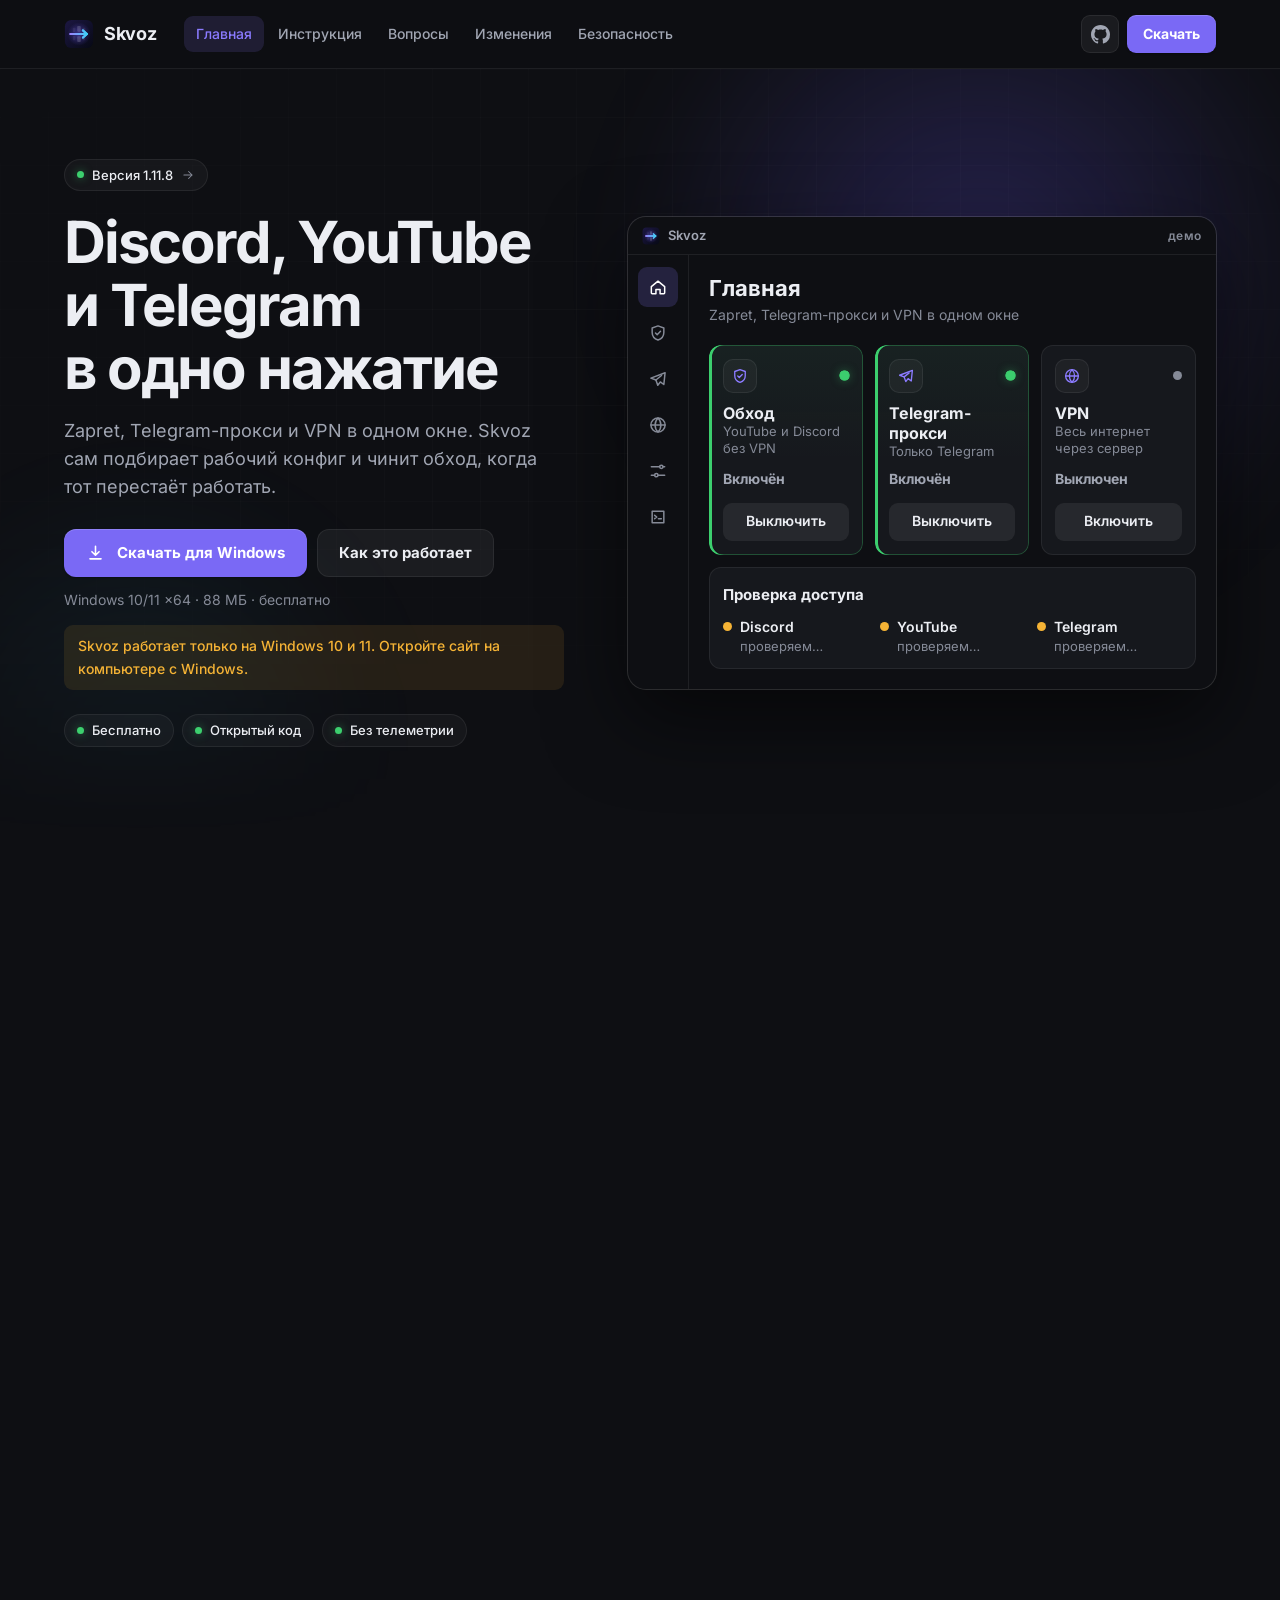
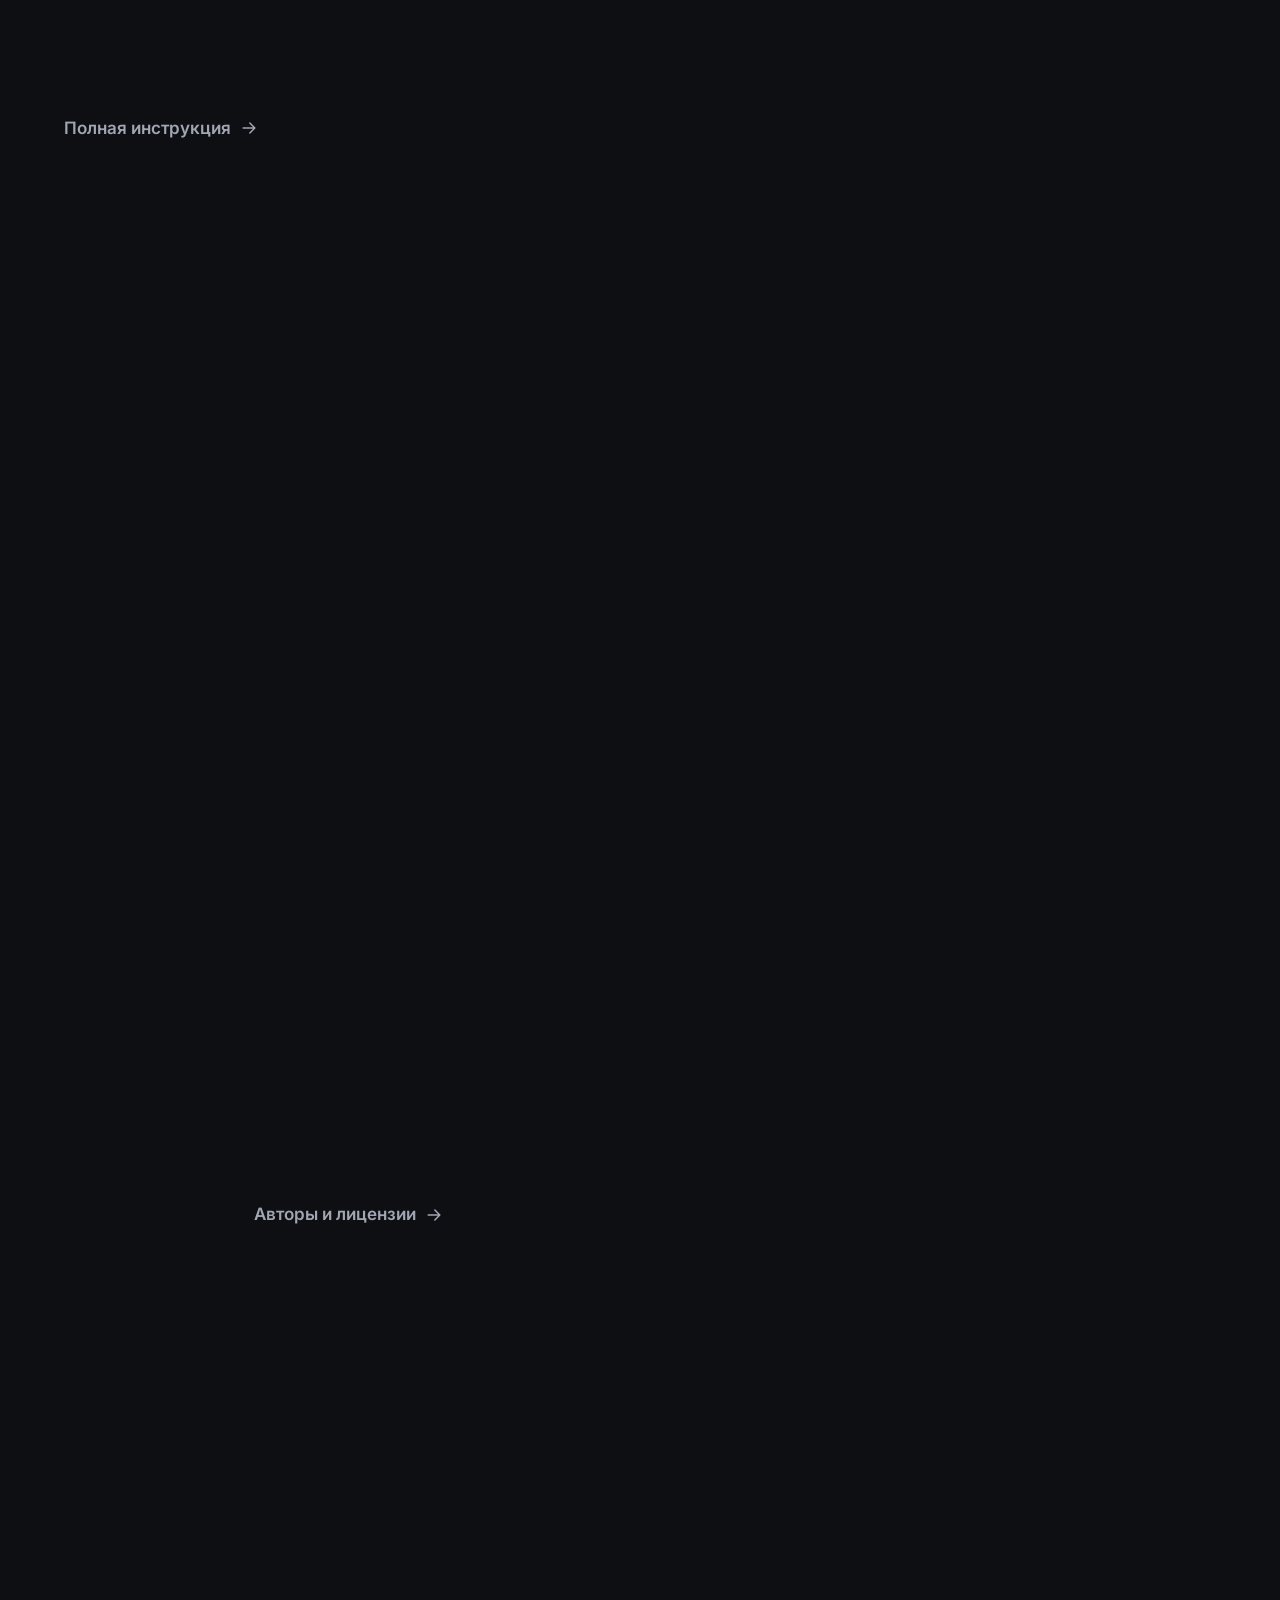
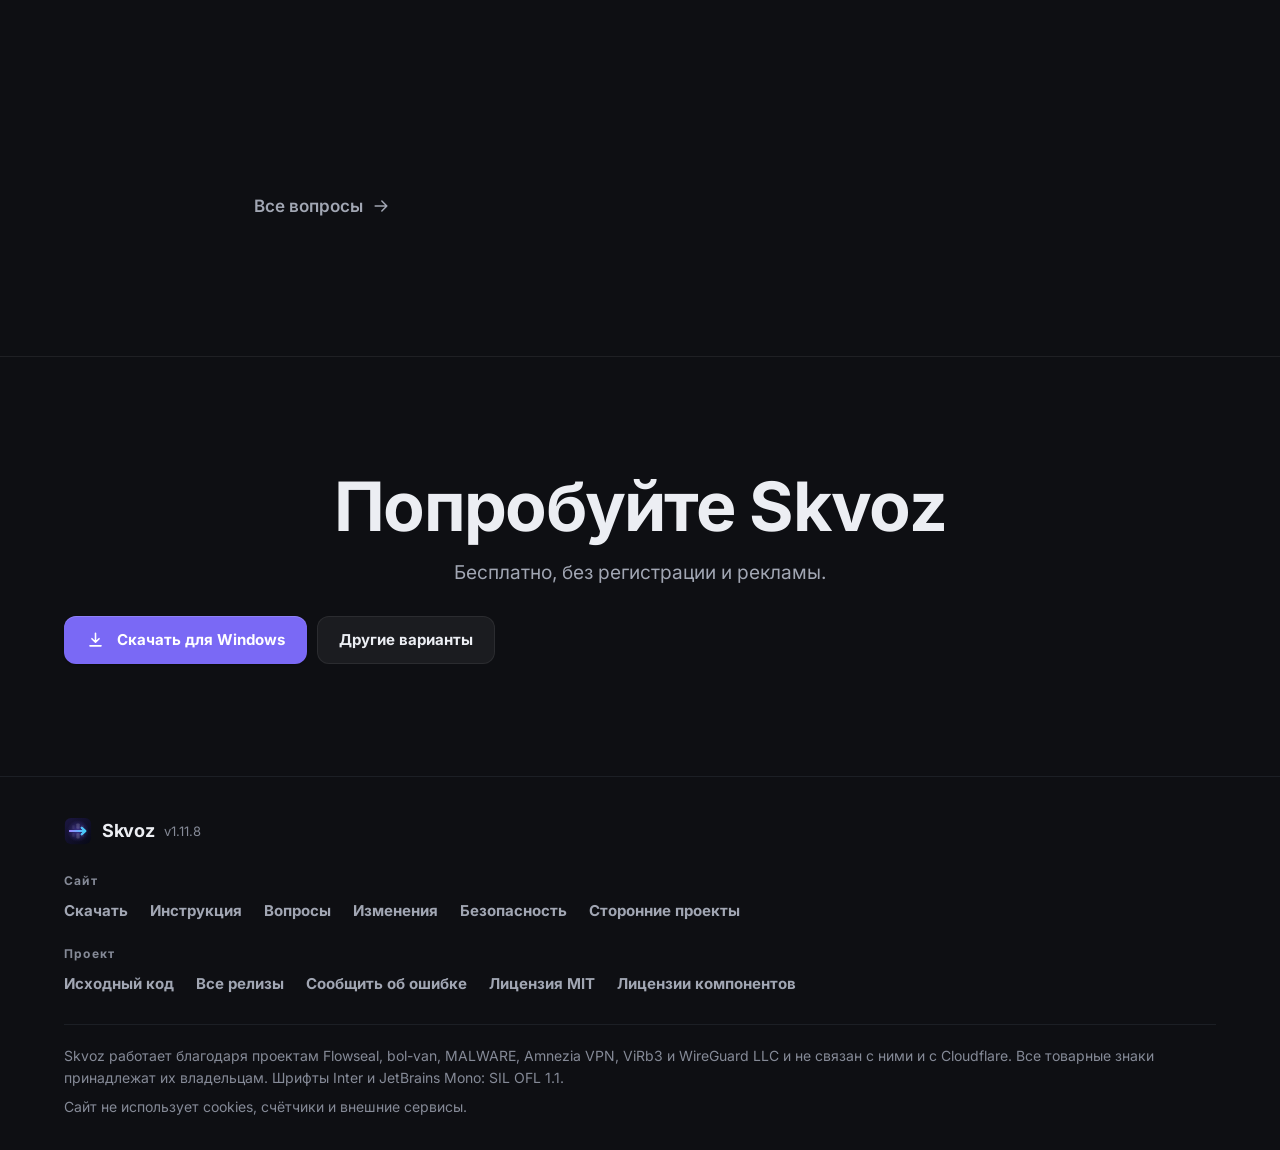
<file: index.html>
<!doctype html>
<html lang="ru">
<head><meta charset="utf-8">
    <meta http-equiv="Content-Security-Policy" content="default-src &#39;none&#39;; script-src &#39;self&#39;; style-src &#39;self&#39;; img-src &#39;self&#39;; font-src &#39;self&#39;; connect-src &#39;none&#39;; manifest-src &#39;none&#39;; base-uri &#39;none&#39;; form-action &#39;none&#39;; require-trusted-types-for &#39;script&#39;; trusted-types &#39;none&#39;; upgrade-insecure-requests">
    <meta name="referrer" content="no-referrer">
    <meta name="viewport" content="width=device-width, initial-scale=1">
    <meta name="color-scheme" content="dark">
    <meta name="theme-color" content="#0e0f13">
    <title>Skvoz: пульт для zapret, Telegram-прокси и VPN</title>
    <meta name="description" content="Приложение для Windows: zapret, Telegram-прокси и VPN в одном окне. Сам подбирает рабочий конфиг и чинит обход. Бесплатно, открытый код.">
    <link rel="canonical" href="https://tw1xtyq.github.io/">
    <link rel="icon" href="/logo.svg" type="image/svg+xml">
    <link rel="apple-touch-icon" href="/icon-180.png">
    <meta property="og:type" content="website">
    <meta property="og:locale" content="ru_RU">
    <meta property="og:site_name" content="Skvoz">
    <meta property="og:title" content="Skvoz: пульт для zapret, Telegram-прокси и VPN">
    <meta property="og:description" content="Приложение для Windows: zapret, Telegram-прокси и VPN в одном окне. Сам подбирает рабочий конфиг и чинит обход. Бесплатно, открытый код.">
    <meta property="og:url" content="https://tw1xtyq.github.io/">
    <meta property="og:image" content="https://tw1xtyq.github.io/og.png">
    <meta name="twitter:card" content="summary_large_image">
    <link rel="preload" href="/assets/inter-cyrillic-wght-normal-DqGufNeO.woff2" as="font" type="font/woff2" crossorigin>
    <link rel="stylesheet" href="/assets/main-CpcuSaCh.css" integrity="sha384-wX1WjdLZVDdfAkdI1visI8pwt4gESKgcMEGSUvkiYCHSyMMjb2r3HAARXsrvYD5S">
    <script type="module" src="/assets/main-CIuJJUh0.js" integrity="sha384-33UPVuQ313bor5JcLnS4hQ8blPriEPeun53to2JofNAPHDtDMoPda+d2laqHSMqt"></script>
    <script type="application/ld+json">{"@context":"https://schema.org","@type":"SoftwareApplication","name":"Skvoz","operatingSystem":"Windows 10, Windows 11","applicationCategory":"UtilitiesApplication","softwareVersion":"1.11.8","downloadUrl":"https://github.com/tw1xtyq/skvoz/releases/download/v1.11.8/Skvoz-Setup-1.11.8.exe","license":"https://opensource.org/licenses/MIT","offers":{"@type":"Offer","price":"0","priceCurrency":"RUB"}}</script></head>
<body>
  <a class="skip-link" href="#main">К содержимому</a>
  <header class="site-header" data-header>
    <div class="container site-header-row">
      <a class="brand" href="/" aria-label="Skvoz, на главную">
        <img src="/logo.svg" alt="" width="30" height="30">
        <span>Skvoz</span>
      </a>
      <nav class="site-nav" id="site-nav" aria-label="Основная навигация" data-nav>
        <a href="/" aria-current="page">Главная</a>
        <a href="/guide/">Инструкция</a><a href="/faq/">Вопросы</a><a href="/changelog/">Изменения</a><a href="/security/">Безопасность</a>
      </nav>
      <div class="site-actions">
        <a class="icon-btn" href="https://github.com/tw1xtyq/skvoz" target="_blank" rel="noopener noreferrer" aria-label="Skvoz на GitHub"><svg class="icon icon-fill" viewBox="0 0 16 16" aria-hidden="true"><path d="M8 0C3.58 0 0 3.58 0 8c0 3.54 2.29 6.53 5.47 7.59.4.07.55-.17.55-.38 0-.19-.01-.82-.01-1.49-2.01.37-2.53-.49-2.69-.94-.09-.23-.48-.94-.82-1.13-.28-.15-.68-.52-.01-.53.63-.01 1.08.58 1.23.82.72 1.21 1.87.87 2.33.66.07-.52.28-.87.51-1.07-1.78-.2-3.64-.89-3.64-3.95 0-.87.31-1.59.82-2.15-.08-.2-.36-1.02.08-2.12 0 0 .67-.21 2.2.82.64-.18 1.32-.27 2-.27s1.36.09 2 .27c1.53-1.04 2.2-.82 2.2-.82.44 1.1.16 1.92.08 2.12.51.56.82 1.27.82 2.15 0 3.07-1.87 3.75-3.65 3.95.29.25.54.73.54 1.48 0 1.07-.01 1.93-.01 2.2 0 .21.15.46.55.38A8.01 8.01 0 0 0 16 8c0-4.42-3.58-8-8-8"/></svg></a>
        <a class="btn btn-primary btn-sm header-cta" href="/download/">Скачать</a>
        <button class="nav-toggle icon-btn" type="button" aria-expanded="false" aria-controls="site-nav" aria-label="Меню" data-nav-toggle>
          <svg class="icon" viewBox="0 0 24 24" aria-hidden="true"><path d="M4 7h16M4 12h16M4 17h16"/></svg>
        </button>
      </div>
    </div>
    <div class="scroll-progress" aria-hidden="true"></div>
  </header>
  <main id="main"><section class="hero">
    <div class="ambient" aria-hidden="true"><i class="orb orb-a"></i><i class="orb orb-b"></i><i class="grid-bg"></i></div>
    <div class="container hero-grid">
      <div class="hero-copy">
        <a class="status-chip" href="/changelog/"><i class="dot"></i>Версия 1.11.8<svg class="icon" viewBox="0 0 24 24" aria-hidden="true"><path d="M5 12h14M13 6l6 6-6 6"/></svg></a>
        <h1>Discord, YouTube и&nbsp;Telegram в&nbsp;одно нажатие</h1>
        <p class="hero-lead">
          Zapret, Telegram-прокси и VPN в одном окне. Skvoz сам подбирает рабочий конфиг и чинит обход, когда тот
          перестаёт работать.
        </p>
        <div class="hero-cta">
          <a class="btn btn-primary" href="https://github.com/tw1xtyq/skvoz/releases/download/v1.11.8/Skvoz-Setup-1.11.8.exe" rel="noopener noreferrer" data-download>
    <svg class="icon" viewBox="0 0 24 24" aria-hidden="true"><path d="M12 4v11M7.5 11 12 15.5 16.5 11M5 20h14"/></svg><span>Скачать для Windows</span>
  </a>
          <a class="btn btn-secondary" href="/guide/">Как это работает</a>
        </div>
        <p class="hero-meta">Windows 10/11 x64 · 88 МБ · бесплатно</p>
        <p class="os-note" data-os-note hidden>Skvoz работает только на Windows 10 и 11. Откройте сайт на компьютере с Windows.</p>
        <ul class="perks">
          <li class="status-chip"><i class="dot"></i>Бесплатно</li><li class="status-chip"><i class="dot"></i>Открытый код</li><li class="status-chip"><i class="dot"></i>Без телеметрии</li>
        </ul>
      </div>
      <div class="hero-visual" data-demo data-live="true">
        <div class="beam" aria-hidden="true"><i></i></div>
        <div class="app-window" role="group" aria-label="Демонстрация интерфейса Skvoz">
    <div class="app-titlebar">
      <img src="/logo.svg" alt="" width="18" height="18">
      <span>Skvoz</span>
      <em>демо</em>
    </div>
    <div class="app-body">
      <div class="app-side" aria-hidden="true">
        <span class="is-active"><svg class="icon" viewBox="0 0 24 24" aria-hidden="true"><path d="M4 11.5 12 5l8 6.5V19a1 1 0 0 1-1 1h-4.5v-5h-5v5H5a1 1 0 0 1-1-1z"/></svg></span><span class=""><svg class="icon" viewBox="0 0 24 24" aria-hidden="true"><path d="M12 3.5 19 6v5.5c0 4.2-2.9 7.6-7 9-4.1-1.4-7-4.8-7-9V6z"/><path d="m9 12 2 2 4-4"/></svg></span><span class=""><svg class="icon" viewBox="0 0 24 24" aria-hidden="true"><path d="M20.5 4.5 3.5 11l6 2.2 2.2 6.3 3.1-4 4.2 3.1z"/><path d="m9.5 13.2 6.7-5.4"/></svg></span><span class=""><svg class="icon" viewBox="0 0 24 24" aria-hidden="true"><circle cx="12" cy="12" r="8.5"/><path d="M3.5 12h17M12 3.5c2.4 2.4 3.5 5.2 3.5 8.5s-1.1 6.1-3.5 8.5c-2.4-2.4-3.5-5.2-3.5-8.5s1.1-6.1 3.5-8.5z"/></svg></span><span class=""><svg class="icon" viewBox="0 0 24 24" aria-hidden="true"><path d="M4 7h10M18 7h2M4 17h4M12 17h8"/><circle cx="16" cy="7" r="2"/><circle cx="10" cy="17" r="2"/></svg></span><span class=""><svg class="icon" viewBox="0 0 24 24" aria-hidden="true"><path d="M5 5h14v14H5z"/><path d="m8 10 2.5 2L8 14M12.5 14H16"/></svg></span>
      </div>
      <div class="app-main">
        <div class="app-head">
          <strong>Главная</strong>
          <span>Zapret, Telegram-прокси и VPN в одном окне</span>
        </div>
        <div class="app-cards">
          <div class="app-card" data-demo-card="bypass" data-on="true">
              <div class="app-card-top"><svg class="icon" viewBox="0 0 24 24" aria-hidden="true"><path d="M12 3.5 19 6v5.5c0 4.2-2.9 7.6-7 9-4.1-1.4-7-4.8-7-9V6z"/><path d="m9 12 2 2 4-4"/></svg><i class="dot"></i></div>
              <strong>Обход</strong>
              <small>YouTube и Discord без VPN</small>
              <span class="app-card-state" data-demo-state>Включён</span>
              <button type="button" class="app-btn" data-demo-toggle aria-pressed="true">
                Выключить
              </button>
            </div><div class="app-card" data-demo-card="tg" data-on="true">
              <div class="app-card-top"><svg class="icon" viewBox="0 0 24 24" aria-hidden="true"><path d="M20.5 4.5 3.5 11l6 2.2 2.2 6.3 3.1-4 4.2 3.1z"/><path d="m9.5 13.2 6.7-5.4"/></svg><i class="dot"></i></div>
              <strong>Telegram-прокси</strong>
              <small>Только Telegram</small>
              <span class="app-card-state" data-demo-state>Включён</span>
              <button type="button" class="app-btn" data-demo-toggle aria-pressed="true">
                Выключить
              </button>
            </div><div class="app-card" data-demo-card="vpn" data-on="false">
              <div class="app-card-top"><svg class="icon" viewBox="0 0 24 24" aria-hidden="true"><circle cx="12" cy="12" r="8.5"/><path d="M3.5 12h17M12 3.5c2.4 2.4 3.5 5.2 3.5 8.5s-1.1 6.1-3.5 8.5c-2.4-2.4-3.5-5.2-3.5-8.5s1.1-6.1 3.5-8.5z"/></svg><i class="dot"></i></div>
              <strong>VPN</strong>
              <small>Весь интернет через сервер</small>
              <span class="app-card-state" data-demo-state>Выключен</span>
              <button type="button" class="app-btn" data-demo-toggle aria-pressed="false">
                Включить
              </button>
            </div>
        </div>
        <div class="app-access">
          <strong>Проверка доступа</strong>
          <div class="app-access-grid" aria-live="polite">
            <div class="app-access-item" data-demo-access="Discord" data-on="true">
                <i class="dot"></i><b>Discord</b><span data-demo-access-state>открывается</span>
              </div><div class="app-access-item" data-demo-access="YouTube" data-on="true">
                <i class="dot"></i><b>YouTube</b><span data-demo-access-state>открывается</span>
              </div><div class="app-access-item" data-demo-access="Telegram" data-on="true">
                <i class="dot"></i><b>Telegram</b><span data-demo-access-state>открывается</span>
              </div>
          </div>
        </div>
      </div>
    </div>
  </div>
      </div>
    </div>
  </section><section class="section" id="features">
    <div class="container">
      <header class="section-head reveal">
        <p class="eyebrow">Возможности</p>
        <h2>Всё нужное в одном окне</h2>
      </header>
      <div class="features reveal stagger" data-spot-group>
        <article class="card feature">
            <span class="tile"><svg class="icon" viewBox="0 0 24 24" aria-hidden="true"><path d="M12 3.5 19 6v5.5c0 4.2-2.9 7.6-7 9-4.1-1.4-7-4.8-7-9V6z"/><path d="m9 12 2 2 4-4"/></svg></span>
            <h3>Обход</h3>
            <p>Zapret без .bat-файлов и командной строки. Трафик идёт напрямую, без чужих серверов.</p>
          </article><article class="card feature">
            <span class="tile"><svg class="icon" viewBox="0 0 24 24" aria-hidden="true"><path d="M20.5 4.5 3.5 11l6 2.2 2.2 6.3 3.1-4 4.2 3.1z"/><path d="m9.5 13.2 6.7-5.4"/></svg></span>
            <h3>Telegram-прокси</h3>
            <p>Локальный прокси на вашем компьютере. Подключается одной кнопкой.</p>
          </article><article class="card feature">
            <span class="tile"><svg class="icon" viewBox="0 0 24 24" aria-hidden="true"><circle cx="12" cy="12" r="8.5"/><path d="M3.5 12h17M12 3.5c2.4 2.4 3.5 5.2 3.5 8.5s-1.1 6.1-3.5 8.5c-2.4-2.4-3.5-5.2-3.5-8.5s1.1-6.1 3.5-8.5z"/></svg></span>
            <h3>VPN</h3>
            <p>Бесплатный WARP с маскировкой AmneziaWG за 10–30 секунд или ваш конфиг.</p>
          </article><article class="card feature">
            <span class="tile"><svg class="icon" viewBox="0 0 24 24" aria-hidden="true"><path d="M4 7h10M18 7h2M4 17h4M12 17h8"/><circle cx="16" cy="7" r="2"/><circle cx="10" cy="17" r="2"/></svg></span>
            <h3>Автоподбор</h3>
            <p>Проверяет все конфиги и включает лучший для вашей сети.</p>
          </article><article class="card feature">
            <span class="tile"><svg class="icon" viewBox="0 0 24 24" aria-hidden="true"><rect x="4" y="5" width="16" height="14" rx="2.5"/><path d="M4 15h16"/><circle cx="16.5" cy="17" r=".6"/></svg></span>
            <h3>Трей</h3>
            <p>Точка на значке показывает, работает ли обход. Обход, прокси, VPN, IPSet и игровой фильтр переключаются прямо оттуда.</p>
          </article><article class="card feature">
            <span class="tile"><svg class="icon" viewBox="0 0 24 24" aria-hidden="true"><path d="M3 12h4l2.5-6 4 12 2.5-6h5"/></svg></span>
            <h3>Проверка доступа</h3>
            <p>Показывает, открываются ли Discord, YouTube и Telegram прямо сейчас.</p>
          </article><article class="card feature">
            <span class="tile"><svg class="icon" viewBox="0 0 24 24" aria-hidden="true"><path d="M5 5h14v14H5z"/><path d="m8 10 2.5 2L8 14M12.5 14H16"/></svg></span>
            <h3>Диагностика</h3>
            <p>Проверяет службы Windows, прокси, файлы WinDivert и конфликтующие программы.</p>
          </article><article class="card feature">
            <span class="tile"><svg class="icon" viewBox="0 0 24 24" aria-hidden="true"><path d="M12 4v11M7.5 11 12 15.5 16.5 11M5 20h14"/></svg></span>
            <h3>Обновления</h3>
            <p>Skvoz и zapret обновляются из приложения, ваши списки и конфиг сохраняются.</p>
          </article>
      </div>
    </div>
  </section><section class="section">
    <div class="container">
      <header class="section-head reveal">
        <p class="eyebrow">Что выбрать</p>
        <h2>Чем отличаются инструменты</h2>
      </header>
      <div class="card compare reveal">
        <table>
          <thead>
            <tr><td></td><th scope="col">Обход</th><th scope="col">Telegram-прокси</th><th scope="col">VPN</th></tr>
          </thead>
          <tbody>
            <tr>
                <th scope="row">Что открывает</th>
                <td data-label="Обход">YouTube, Discord и сайты из ваших списков</td><td data-label="Telegram-прокси">Только Telegram</td><td data-label="VPN">Весь интернет</td>
              </tr><tr>
                <th scope="row">Как идёт трафик</th>
                <td data-label="Обход">Напрямую, без чужих серверов</td><td data-label="Telegram-прокси">Через локальный прокси на вашем компьютере</td><td data-label="VPN">Через сервер VPN</td>
              </tr><tr>
                <th scope="row">Когда включать</th>
                <td data-label="Обход">В первую очередь</td><td data-label="Telegram-прокси">Если не открывается Telegram</td><td data-label="VPN">Если обхода и прокси не хватает</td>
              </tr>
          </tbody>
        </table>
      </div>
    </div>
  </section><section class="section">
    <div class="container split">
      <div class="reveal">
        <p class="eyebrow">Автоматика</p>
        <h2>Сломалось? Он уже чинит</h2>
        <ul class="ticks">
          <li><b>Проверка каждые 30 секунд.</b> Skvoz открывает YouTube и Discord или ваши сайты и замечает даже зависшую загрузку.</li>
          <li><b>Сам меняет конфиг.</b> Дважды перезапускает обход, затем переходит на следующий рабочий конфиг.</li>
          <li><b>Помнит сети.</b> Дома, на работе и на точке доступа включается тот конфиг, что работал там раньше.</li>
          <li><b>Не сдаётся.</b> Если рабочий конфиг не нашёлся, пробует снова через 5, 15, 30 и 60 минут, а после смены сети — сразу. Или нажмите «Починить» в трее.</li>
          <li><b>Не мешает играм.</b> Пока запущена игра, проверяет сайты раз в 5 минут и не перебирает конфиги, чтобы не рвать соединение с сервером.</li>
        </ul>
      </div>
      <figure class="log reveal">
        <figcaption><span>История событий</span><em>пример</em></figcaption>
        <ol>
          <li data-level="ok"><time>12:04:10</time><span>YouTube и Discord открываются</span></li><li data-level="warn"><time>12:04:40</time><span>YouTube: страница зависла на загрузке</span></li><li data-level="warn"><time>12:04:41</time><span>Перезапуск winws, попытка 1 из 2</span></li><li data-level="warn"><time>12:05:12</time><span>Перезапуск winws, попытка 2 из 2</span></li><li data-level="info"><time>12:05:43</time><span>Конфиг отложен на 6 часов, включаю следующий</span></li><li data-level="ok"><time>12:06:13</time><span>YouTube и Discord снова открываются</span></li>
        </ol>
      </figure>
    </div>
  </section><section class="section">
    <div class="container">
      <header class="section-head reveal">
        <p class="eyebrow">Начало работы</p>
        <h2>Три шага и всё открывается</h2>
      </header>
      <ol class="steps reveal stagger" data-spot-group>
        <li class="card step">
            <span class="step-num">1</span>
            <h3>Скачайте и запустите</h3>
            <p>Подтвердите запрос прав администратора. Zapret поставится сам.</p>
          </li><li class="card step">
            <span class="step-num">2</span>
            <h3>Подберите конфиг</h3>
            <p>На странице «Обход» нажмите «Подобрать автоматически».</p>
          </li><li class="card step">
            <span class="step-num">3</span>
            <h3>Включите</h3>
            <p>Нажмите «Включить» на Главной. Дальше Skvoz следит за всем сам.</p>
          </li>
      </ol>
      <p class="section-more"><a class="link-arrow" href="/guide/">Полная инструкция <svg class="icon" viewBox="0 0 24 24" aria-hidden="true"><path d="M5 12h14M13 6l6 6-6 6"/></svg></a></p>
    </div>
  </section><section class="section">
    <div class="container">
      <div class="card trust reveal">
        <div class="trust-head">
          <p class="eyebrow">Безопасность</p>
          <h2>Программа с правами администратора должна быть прозрачной</h2>
          <a class="link-arrow" href="/security/">Что делает Skvoz и чего не делает <svg class="icon" viewBox="0 0 24 24" aria-hidden="true"><path d="M5 12h14M13 6l6 6-6 6"/></svg></a>
        </div>
        <div class="trust-grid">
          <div><svg class="icon" viewBox="0 0 24 24" aria-hidden="true"><path d="m8 8-4 4 4 4M16 8l4 4-4 4M13.5 5l-3 14"/></svg><h3>Открытый код</h3><p>Весь код на GitHub под лицензией MIT. Сборки создаются на GitHub Actions.</p></div><div><svg class="icon" viewBox="0 0 24 24" aria-hidden="true"><path d="M4 4l16 16M9.9 5.3A9.6 9.6 0 0 1 12 5c5 0 8.5 4.5 9.5 7a13 13 0 0 1-3 4.1M6.3 7.4A13 13 0 0 0 2.500 12c1 2.500 4.500 7 9.500 7 1.500 0 2.900-.4 4.100-1"/></svg><h3>Без телеметрии</h3><p>В приложении нет аналитики и счётчиков, а на этом сайте нет cookies и внешних запросов.</p></div><div><svg class="icon" viewBox="0 0 24 24" aria-hidden="true"><circle cx="8" cy="15" r="4"/><path d="m11 12 8.500-8.500M16 7l3 3"/></svg><h3>Проверяемые файлы</h3><p>Для каждой сборки указан SHA-256, так что подлинность файла легко проверить.</p></div>
        </div>
      </div>
    </div>
  </section><section class="section">
    <div class="container narrow">
      <header class="section-head reveal">
        <p class="eyebrow">Сторонние проекты</p>
        <h2>На чём построен Skvoz</h2>
      </header>
      <ul class="built-on reveal">
        <li><a href="/credits/"><b>zapret-discord-youtube</b><span>Flowseal</span></a></li><li><a href="/credits/"><b>zapret</b><span>bol-van</span></a></li><li><a href="/credits/"><b>WinDivert</b><span>basil00</span></a></li><li><a href="/credits/"><b>tg-ws-proxy</b><span>Flowseal</span></a></li><li><a href="/credits/"><b>amneziawg-windows-client</b><span>Amnezia VPN</span></a></li><li><a href="/credits/"><b>amneziawg-tools</b><span>Amnezia VPN</span></a></li><li><a href="/credits/"><b>Wintun</b><span>WireGuard LLC</span></a></li><li><a href="/credits/"><b>bash-warp-generator</b><span>MALWARE</span></a></li><li><a href="/credits/"><b>wgcf</b><span>ViRb3</span></a></li>
      </ul>
      <p class="section-more"><a class="link-arrow" href="/credits/">Авторы и лицензии <svg class="icon" viewBox="0 0 24 24" aria-hidden="true"><path d="M5 12h14M13 6l6 6-6 6"/></svg></a></p>
    </div>
  </section><section class="section">
    <div class="container narrow">
      <header class="section-head reveal">
        <p class="eyebrow">Вопросы</p>
        <h2>Что спрашивают чаще всего</h2>
      </header>
      <div class="faq-list reveal stagger">
        <details class="faq-item"><summary>Что такое Skvoz?</summary><p>Приложение для Windows, которое собирает в одном окне три инструмента: zapret-discord-youtube для обхода, локальный Telegram-прокси и VPN на AmneziaWG. Вместо ручного запуска .bat-файлов вы нажимаете «Включить», а подбором конфига и восстановлением занимается приложение.</p></details><details class="faq-item"><summary>Это бесплатно?</summary><p>Да. Код открыт под лицензией MIT, рекламы и платных функций нет.</p></details><details class="faq-item"><summary>Чем обход отличается от VPN?</summary><p>Обход меняет только то, как ваши пакеты выглядят для провайдера: трафик идёт напрямую, скорость почти не страдает, но работает это для выбранных сайтов. VPN отправляет весь интернет через сервер. Telegram-прокси касается только Telegram. Обычно хватает обхода и прокси, а VPN полезен там, где они не справляются.</p></details><details class="faq-item"><summary>Почему Windows показывает предупреждение SmartScreen?</summary><p>Сборка не подписана платным сертификатом, поэтому у файла нет репутации в Windows. Нажмите «Подробнее», затем «Выполнить в любом случае». Скачивайте Skvoz только со страницы релизов на GitHub и при желании сверяйте SHA-256.</p></details>
      </div>
      <p class="section-more"><a class="link-arrow" href="/faq/">Все вопросы <svg class="icon" viewBox="0 0 24 24" aria-hidden="true"><path d="M5 12h14M13 6l6 6-6 6"/></svg></a></p>
    </div>
  </section><section class="finale">
    <div class="container">
      <h2>Попробуйте Skvoz</h2>
      <p>Бесплатно, без регистрации и рекламы.</p>
      <div class="hero-cta">
        <a class="btn btn-primary" href="https://github.com/tw1xtyq/skvoz/releases/download/v1.11.8/Skvoz-Setup-1.11.8.exe" rel="noopener noreferrer" data-download>
    <svg class="icon" viewBox="0 0 24 24" aria-hidden="true"><path d="M12 4v11M7.5 11 12 15.5 16.5 11M5 20h14"/></svg><span>Скачать для Windows</span>
  </a>
        <a class="btn btn-secondary" href="/download/">Другие варианты</a>
      </div>
    </div>
  </section></main>
  <footer class="site-footer">
    <div class="container">
      <a class="brand" href="/">
        <img src="/logo.svg" alt="" width="28" height="28" loading="lazy">
        <span>Skvoz</span>
        <small>v1.11.8</small>
      </a>
      <nav aria-label="Разделы сайта">
        <h2>Сайт</h2>
        <a href="/download/">Скачать</a><a href="/guide/">Инструкция</a><a href="/faq/">Вопросы</a><a href="/changelog/">Изменения</a><a href="/security/">Безопасность</a>
        <a href="/credits/">Сторонние проекты</a>
      </nav>
      <nav aria-label="Проект на GitHub">
        <h2>Проект</h2>
        <a href="https://github.com/tw1xtyq/skvoz" target="_blank" rel="noopener noreferrer">Исходный код</a>
        <a href="https://github.com/tw1xtyq/skvoz/releases" target="_blank" rel="noopener noreferrer">Все релизы</a>
        <a href="https://github.com/tw1xtyq/skvoz/issues" target="_blank" rel="noopener noreferrer">Сообщить об ошибке</a>
        <a href="https://github.com/tw1xtyq/skvoz/blob/main/LICENSE" target="_blank" rel="noopener noreferrer">Лицензия MIT</a>
        <a href="https://github.com/tw1xtyq/skvoz/blob/main/THIRD_PARTY_NOTICES.md" target="_blank" rel="noopener noreferrer">Лицензии компонентов</a>
      </nav>
      <div class="site-footer-note">
        <p>
          Skvoz работает благодаря проектам Flowseal, bol-van, MALWARE, Amnezia VPN, ViRb3 и WireGuard LLC и не связан
          с ними и с Cloudflare. Все товарные знаки принадлежат их владельцам. Шрифты Inter и JetBrains Mono: SIL OFL 1.1.
        </p>
        <p>Сайт не использует cookies, счётчики и внешние сервисы.</p>
      </div>
    </div>
  </footer>
  <a class="to-top" href="#main" aria-label="Наверх" data-to-top><svg class="icon" viewBox="0 0 24 24" aria-hidden="true"><path d="M5 12h14M13 6l6 6-6 6"/></svg></a>
  <div class="toasts" data-toasts data-guide="/guide/" role="status"></div>
</body>
</html>
</file>
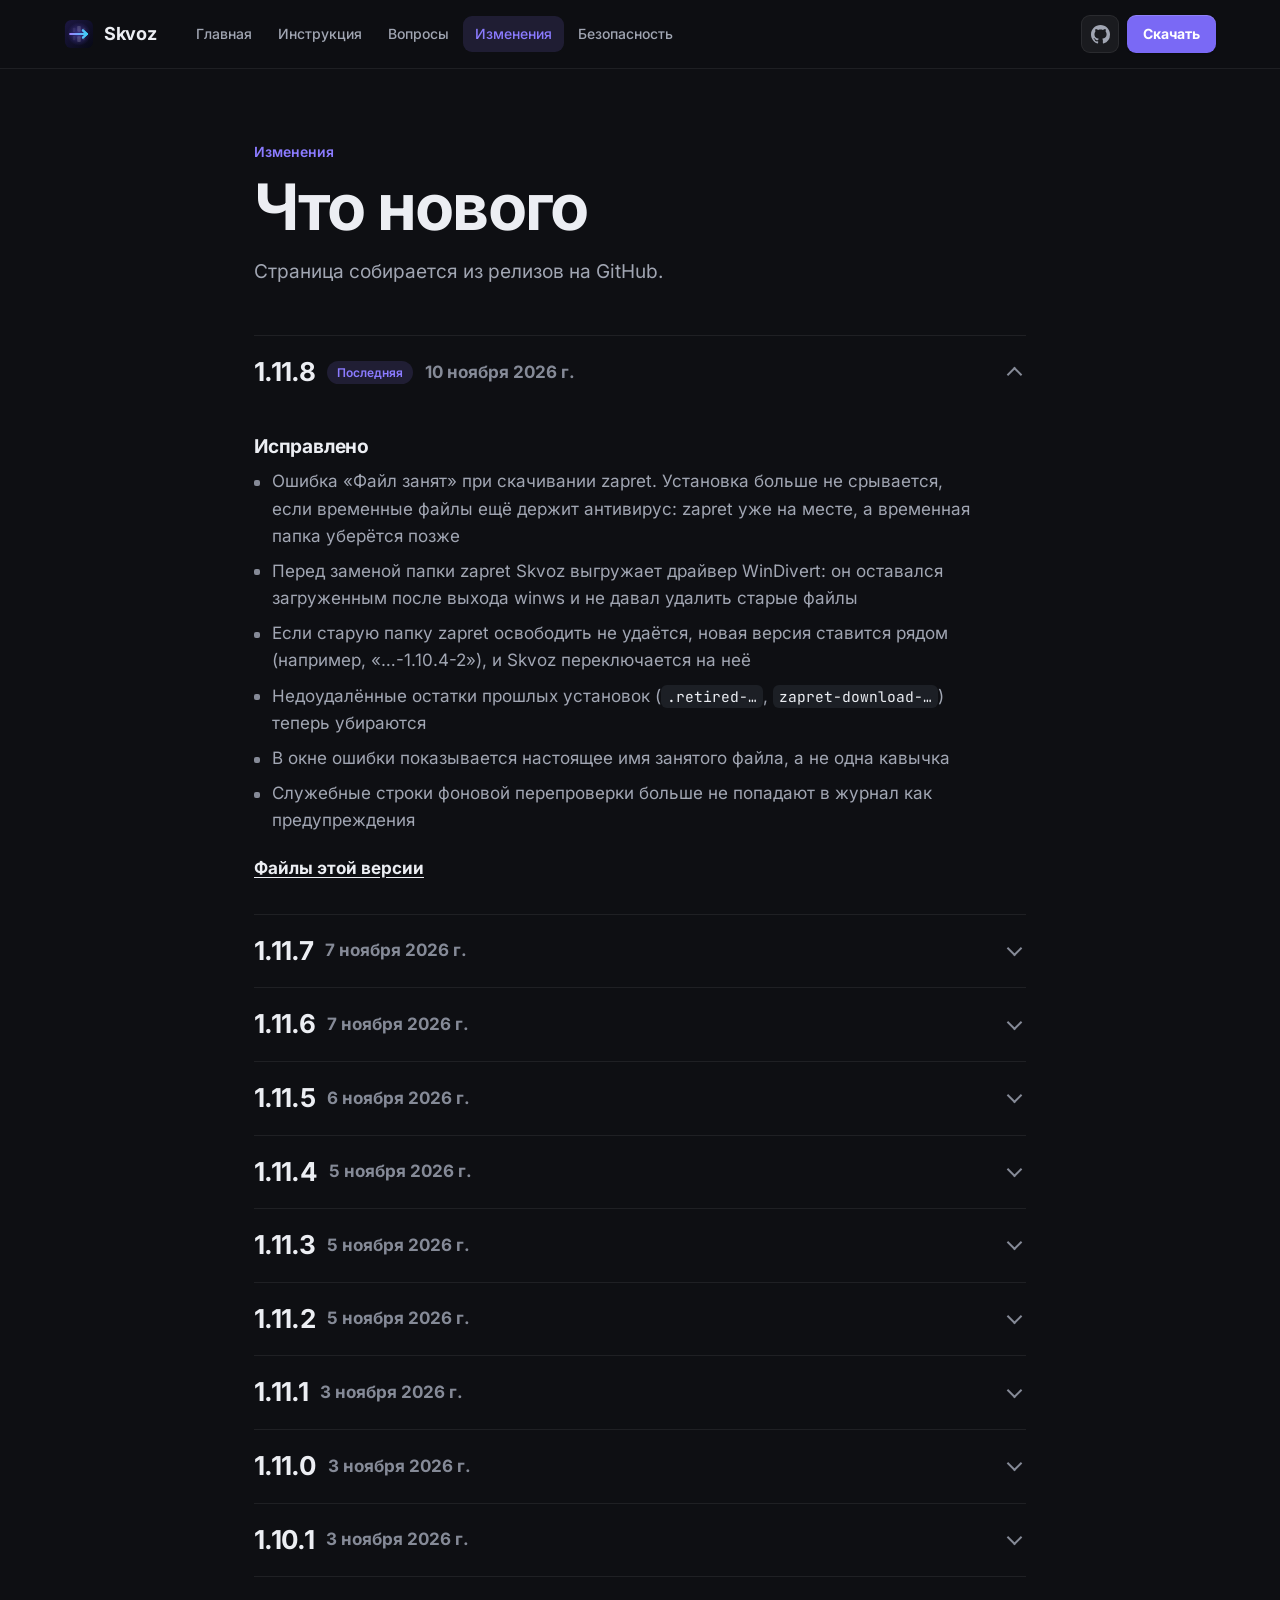
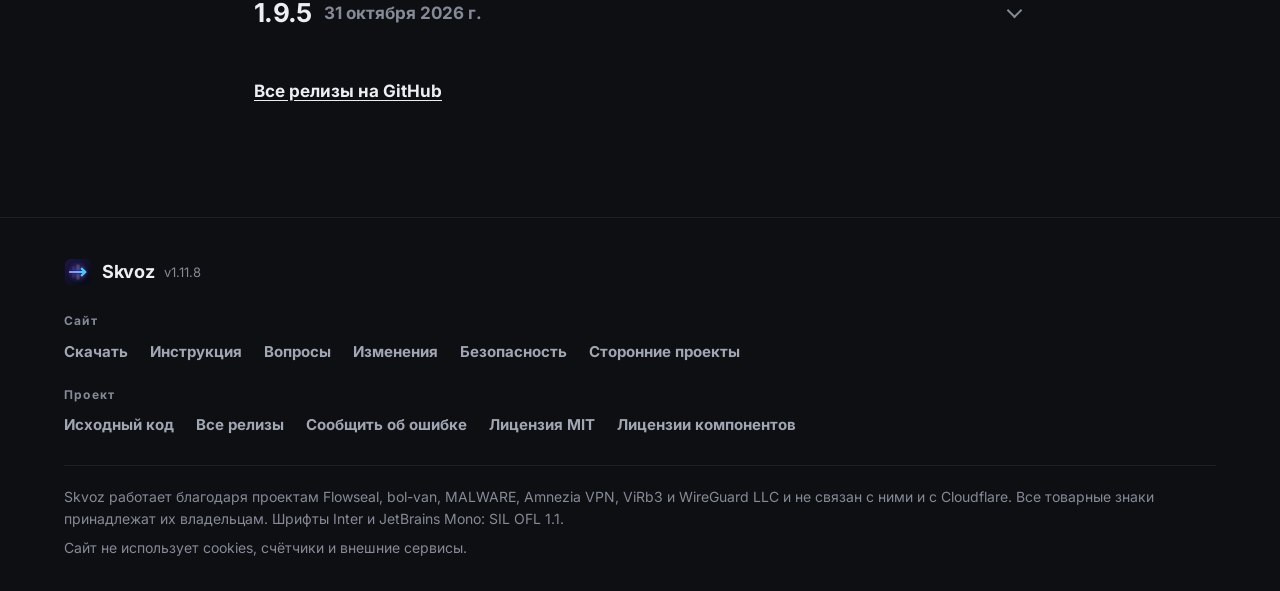
<file: changelog/index.html>
<!doctype html>
<html lang="ru">
<head><meta charset="utf-8">
    <meta http-equiv="Content-Security-Policy" content="default-src &#39;none&#39;; script-src &#39;self&#39;; style-src &#39;self&#39;; img-src &#39;self&#39;; font-src &#39;self&#39;; connect-src &#39;none&#39;; manifest-src &#39;none&#39;; base-uri &#39;none&#39;; form-action &#39;none&#39;; require-trusted-types-for &#39;script&#39;; trusted-types &#39;none&#39;; upgrade-insecure-requests">
    <meta name="referrer" content="no-referrer">
    <meta name="viewport" content="width=device-width, initial-scale=1">
    <meta name="color-scheme" content="dark">
    <meta name="theme-color" content="#0e0f13">
    <title>Изменения · Skvoz</title>
    <meta name="description" content="История версий Skvoz: новые функции и исправления в каждом релизе.">
    <link rel="canonical" href="https://tw1xtyq.github.io/changelog/">
    <link rel="icon" href="/logo.svg" type="image/svg+xml">
    <link rel="apple-touch-icon" href="/icon-180.png">
    <meta property="og:type" content="website">
    <meta property="og:locale" content="ru_RU">
    <meta property="og:site_name" content="Skvoz">
    <meta property="og:title" content="Изменения · Skvoz">
    <meta property="og:description" content="История версий Skvoz: новые функции и исправления в каждом релизе.">
    <meta property="og:url" content="https://tw1xtyq.github.io/changelog/">
    <meta property="og:image" content="https://tw1xtyq.github.io/og.png">
    <meta name="twitter:card" content="summary_large_image">
    <link rel="preload" href="/assets/inter-cyrillic-wght-normal-DqGufNeO.woff2" as="font" type="font/woff2" crossorigin>
    <link rel="stylesheet" href="/assets/main-CpcuSaCh.css" integrity="sha384-wX1WjdLZVDdfAkdI1visI8pwt4gESKgcMEGSUvkiYCHSyMMjb2r3HAARXsrvYD5S">
    <script type="module" src="/assets/main-CIuJJUh0.js" integrity="sha384-33UPVuQ313bor5JcLnS4hQ8blPriEPeun53to2JofNAPHDtDMoPda+d2laqHSMqt"></script>
    </head>
<body>
  <a class="skip-link" href="#main">К содержимому</a>
  <header class="site-header" data-header>
    <div class="container site-header-row">
      <a class="brand" href="/" aria-label="Skvoz, на главную">
        <img src="/logo.svg" alt="" width="30" height="30">
        <span>Skvoz</span>
      </a>
      <nav class="site-nav" id="site-nav" aria-label="Основная навигация" data-nav>
        <a href="/">Главная</a>
        <a href="/guide/">Инструкция</a><a href="/faq/">Вопросы</a><a href="/changelog/" aria-current="page">Изменения</a><a href="/security/">Безопасность</a>
      </nav>
      <div class="site-actions">
        <a class="icon-btn" href="https://github.com/tw1xtyq/skvoz" target="_blank" rel="noopener noreferrer" aria-label="Skvoz на GitHub"><svg class="icon icon-fill" viewBox="0 0 16 16" aria-hidden="true"><path d="M8 0C3.58 0 0 3.58 0 8c0 3.54 2.29 6.53 5.47 7.59.4.07.55-.17.55-.38 0-.19-.01-.82-.01-1.49-2.01.37-2.53-.49-2.69-.94-.09-.23-.48-.94-.82-1.13-.28-.15-.68-.52-.01-.53.63-.01 1.08.58 1.23.82.72 1.21 1.87.87 2.33.66.07-.52.28-.87.51-1.07-1.78-.2-3.64-.89-3.64-3.95 0-.87.31-1.59.82-2.15-.08-.2-.36-1.02.08-2.12 0 0 .67-.21 2.2.82.64-.18 1.32-.27 2-.27s1.36.09 2 .27c1.53-1.04 2.2-.82 2.2-.82.44 1.1.16 1.92.08 2.12.51.56.82 1.27.82 2.15 0 3.07-1.87 3.75-3.65 3.95.29.25.54.73.54 1.48 0 1.07-.01 1.93-.01 2.2 0 .21.15.46.55.38A8.01 8.01 0 0 0 16 8c0-4.42-3.58-8-8-8"/></svg></a>
        <a class="btn btn-primary btn-sm header-cta" href="/download/">Скачать</a>
        <button class="nav-toggle icon-btn" type="button" aria-expanded="false" aria-controls="site-nav" aria-label="Меню" data-nav-toggle>
          <svg class="icon" viewBox="0 0 24 24" aria-hidden="true"><path d="M4 7h16M4 12h16M4 17h16"/></svg>
        </button>
      </div>
    </div>
    <div class="scroll-progress" aria-hidden="true"></div>
  </header>
  <main id="main"><div class="page-head container narrow">
      <p class="eyebrow">Изменения</p>
      <h1>Что нового</h1>
      <p class="lead">Страница собирается из релизов на GitHub.</p>
    </div>
    <div class="container narrow timeline">
      <details class="release" id="v1.11.8" open>
          <summary>
            <h2>1.11.8</h2>
            <span class="badge">Последняя</span>
            <time datetime="2026-11-10T20:21:28Z">10 ноября 2026 г.</time>
          </summary>
          <div class="release-body">
            <div class="prose release-notes"><h3>Исправлено</h3><ul>
<li>Ошибка «Файл занят» при скачивании zapret. Установка больше не срывается, если временные файлы ещё держит антивирус: zapret уже на месте, а временная папка уберётся позже</li>
<li>Перед заменой папки zapret Skvoz выгружает драйвер WinDivert: он оставался загруженным после выхода winws и не давал удалить старые файлы</li>
<li>Если старую папку zapret освободить не удаётся, новая версия ставится рядом (например, «…-1.10.4-2»), и Skvoz переключается на неё</li>
<li>Недоудалённые остатки прошлых установок (<code>.retired-…</code>, <code>zapret-download-…</code>) теперь убираются</li>
<li>В окне ошибки показывается настоящее имя занятого файла, а не одна кавычка</li>
<li>Служебные строки фоновой перепроверки больше не попадают в журнал как предупреждения</li>
</ul>
</div>
            <a href="https://github.com/tw1xtyq/skvoz/releases/tag/v1.11.8" target="_blank" rel="noopener noreferrer">Файлы этой версии</a>
          </div>
        </details><details class="release" id="v1.11.7">
          <summary>
            <h2>1.11.7</h2>
            
            <time datetime="2026-11-07T20:33:33Z">7 ноября 2026 г.</time>
          </summary>
          <div class="release-body">
            <div class="prose release-notes"><h3>Исправлено</h3><ul>
<li>Окно у значка в трее подстраивается под содержимое: больше нет пустого места над кнопками, когда чинить нечего. Полоска «Починить» при сбое добавляет высоту вверх, а окно остаётся у значка</li>
<li>Время следующей попытки восстановления показывается без даты — «в 00:05», а не «в 8 нояб. 00:05»</li>
</ul>
</div>
            <a href="https://github.com/tw1xtyq/skvoz/releases/tag/v1.11.7" target="_blank" rel="noopener noreferrer">Файлы этой версии</a>
          </div>
        </details><details class="release" id="v1.11.6">
          <summary>
            <h2>1.11.6</h2>
            
            <time datetime="2026-11-07T19:40:05Z">7 ноября 2026 г.</time>
          </summary>
          <div class="release-body">
            <div class="prose release-notes"><h3>Новое</h3><ul>
<li>Страница <strong>«О Skvoz»</strong> переделана: шапка с версией, ровный ряд ссылок и таблица авторов</li>
<li>Окно у значка в трее теперь выглядит как Главная: те же плитки и индикаторы, без зелёной заливки</li>
<li><strong>Трей стал функциональнее</strong>: IPSet (список / любой IP / выкл) и игровой фильтр (выкл / все / TCP / UDP) переключаются прямо из мини-окна и из меню по правой кнопке</li>
<li>IPSet и игровой фильтр применяются <strong>сразу</strong>: если обход работает, Skvoz сам перезапускает его с тем же конфигом. В настройках они больше не блокируются при включённом обходе</li>
<li><strong>Игровой режим</strong>: пока запущена игра (CS2, Dota 2, Valorant, Apex, Fortnite, Rust, Tarkov и другие игры на Unreal), сайты проверяются раз в 5 минут, конфиги не перебираются, фоновая перепроверка не запускается — ничего не рвёт соединение с игровым сервером. Свои игры можно добавить в настройках</li>
<li>Кнопка <strong>«Починить»</strong> в трее и на странице «Обход», когда сайты не открываются</li>
</ul>
<h3>Автовосстановление</h3><ul>
<li>Если рабочий конфиг не нашёлся, обход больше не бросается навсегда: Skvoz пробует снова через 5, 15, 30 и 60 минут и показывает время следующей попытки. Если сайты к тому времени открылись сами, winws не трогается</li>
<li>Смена сети и выход из сна сразу запускают повторную попытку</li>
<li>Пропавший интернет больше не тратит попытки восстановления</li>
<li>Конфиг, который проработал без сбоев 5 минут, снова считается надёжным — после одиночного сбоя на запасной уже не переключаемся</li>
</ul>
<h3>Исправлено</h3><ul>
<li>Смена IPSet или игрового фильтра молча не действовала до следующего включения обхода</li>
<li>Повторный выбор того же режима в трее зря перезапускал обход</li>
<li>После того как сторож сдавался и потом сам поднимал обход, пропадало «работает с …»</li>
</ul>
</div>
            <a href="https://github.com/tw1xtyq/skvoz/releases/tag/v1.11.6" target="_blank" rel="noopener noreferrer">Файлы этой версии</a>
          </div>
        </details><details class="release" id="v1.11.5">
          <summary>
            <h2>1.11.5</h2>
            
            <time datetime="2026-11-06T19:27:42Z">6 ноября 2026 г.</time>
          </summary>
          <div class="release-body">
            <div class="prose release-notes"><h3>Новое</h3><ul>
<li>Ссылка на сайт на странице «О Skvoz»</li>
<li>Плавные анимации: разделы появляются со стороны перехода, плашка переезжает между вкладками настроек, блоки «Подробнее» раскрываются мягко, кнопки отвечают волной, плитки подсвечиваются за курсором, при запуске обхода от кнопки расходится круг</li>
</ul>
<h3>Исправления</h3><ul>
<li><strong>IPSet:</strong> переключение между режимами больше не теряет список и не выдаёт ошибку про резервную копию. Если список уже потерян, Skvoz скачает его при выборе режима</li>
<li><strong>Обновление списка IPSet:</strong> пустой или испорченный ответ не записывается, а режим не меняется сам</li>
<li><strong>Обновление zapret:</strong> режим IPSet сохраняется, а выключенная проверка обновлений в <code>.bat</code> больше не включается сама</li>
<li><strong>Версии с буквой:</strong> релизы вида <code>1.9.9d</code> читаются и сравниваются верно, без постоянной переустановки</li>
<li><strong>Проверка обновлений:</strong> при недоступном GitHub окно честно пишет, что проверить не удалось</li>
<li><strong>Игровой фильтр:</strong> свои диапазоны портов из <code>service.bat</code> работают и не стираются, неверные заменяются стандартным</li>
</ul>
</div>
            <a href="https://github.com/tw1xtyq/skvoz/releases/tag/v1.11.5" target="_blank" rel="noopener noreferrer">Файлы этой версии</a>
          </div>
        </details><details class="release" id="v1.11.4">
          <summary>
            <h2>1.11.4</h2>
            
            <time datetime="2026-11-05T17:59:44Z">5 ноября 2026 г.</time>
          </summary>
          <div class="release-body">
            <div class="prose release-notes"><h3>Исправления</h3><ul>
<li><strong>Установка zapret:</strong> больше нет ошибки <code>tar: Cannot connect to C: resolve failed</code>. Она появлялась, если на ПК установлен Git или MSYS и основной способ распаковки не сработал</li>
<li><strong>Понятные ошибки распаковки:</strong> Skvoz называет причину сбоя обоих способов, а текст PowerShell читается без кракозябр</li>
<li><strong>Отчёт:</strong> ошибки и предупреждения теперь сохраняются и попадают в отчёт даже после перезапуска Skvoz</li>
</ul>
</div>
            <a href="https://github.com/tw1xtyq/skvoz/releases/tag/v1.11.4" target="_blank" rel="noopener noreferrer">Файлы этой версии</a>
          </div>
        </details><details class="release" id="v1.11.3">
          <summary>
            <h2>1.11.3</h2>
            
            <time datetime="2026-11-05T09:46:47Z">5 ноября 2026 г.</time>
          </summary>
          <div class="release-body">
            <div class="prose release-notes"><h3>Новое</h3><ul>
<li>Zapret теперь внутри Skvoz и ставится без GitHub. Новые версии по-прежнему скачиваются</li>
<li>Кнопка <strong>«Установить zapret»</strong> на карточке Главной и на странице Обхода</li>
<li>Интерфейс проще: одно название у каждой функции, кнопки «Включить» и «Выключить», на Главной подписано, что для чего. «Сервис» теперь называется <strong>«Помощь»</strong></li>
<li><strong>«Подключить Telegram»</strong> включает прокси и сразу открывает Telegram</li>
</ul>
<h3>Исправления</h3><ul>
<li><strong>Telegram:</strong> файлы с CDN больше не уходят на неверный сервер, резервные маршруты проверяются параллельно, журнал не забивается повторами</li>
<li><strong>Проверка обхода:</strong> сайт проверяется повторно, а сообщение называет, что не открылось. Меньше лишних перезапусков и смен конфига</li>
<li><strong>Статус:</strong> на русской Windows службы zapret и WinDivert определяются верно, показывается настоящий конфиг</li>
<li><strong>Запуск:</strong> если winws падает сразу, Skvoz показывает причину, а не «Обход запущен»</li>
<li><strong>Игровой фильтр</strong> читает настройки, сохранённые через <code>service.bat</code></li>
<li><strong>Автоустановка zapret</strong> срабатывает после переустановки Skvoz и если антивирус удалил <code>winws.exe</code></li>
<li><strong>Telegram-прокси:</strong> при занятом порте статус больше не показывает «включён», а ошибка называет причину</li>
</ul>
</div>
            <a href="https://github.com/tw1xtyq/skvoz/releases/tag/v1.11.3" target="_blank" rel="noopener noreferrer">Файлы этой версии</a>
          </div>
        </details><details class="release" id="v1.11.2">
          <summary>
            <h2>1.11.2</h2>
            
            <time datetime="2026-11-05T06:50:49Z">5 ноября 2026 г.</time>
          </summary>
          <div class="release-body">
            <div class="prose release-notes"><h3>Исправления</h3><ul>
<li><strong>Zapret надёжнее скачивается.</strong> Приложение теперь учитывает системный прокси и сертификаты Windows, поэтому загрузке не мешают прокси и антивирусы с проверкой HTTPS</li>
<li><strong>Лимит GitHub больше не мешает установке.</strong> Если GitHub ограничил запросы с вашего IP, версия определяется другим способом</li>
<li><strong>Обрывы связи.</strong> Зависшая загрузка прерывается и повторяется до трёх раз, а обрезанный или повреждённый архив не устанавливается</li>
<li><strong>Понятные ошибки.</strong> Вместо <code>fetch failed</code> приложение называет причину: DNS, прокси, сертификат, блокировка у провайдера или лимит GitHub. Если скачать не получается, оно подскажет, как поставить zapret вручную</li>
<li><strong>Кнопки не блокируются у администратора.</strong> Если в Windows отключена служба «Сервер», Skvoz считал, что прав нет, и отключал «Старт» и другие функции</li>
<li><strong>Файлы, удалённые антивирусом.</strong> Если после распаковки нет <code>winws.exe</code> или WinDivert, Skvoz сообщит об этом и не тронет рабочую установку</li>
<li><strong>Приложение не падает при ошибке записи файла,</strong> например когда файл блокирует антивирус. Это касается и обновления самого Skvoz</li>
<li><strong>Установка работает без <code>Expand-Archive</code>:</strong> архив распакуется через <code>tar</code>, а сбой разблокировки файлов больше не прерывает установку</li>
<li><strong>Работа с обрезанным PATH.</strong> Системные команды находятся, даже если из PATH пропала папка <code>System32</code></li>
<li><strong>В «Отчёт» попадает причина сбоя загрузки.</strong> Если zapret не ставится, приложите этот файл к баг-репорту</li>
</ul>
</div>
            <a href="https://github.com/tw1xtyq/skvoz/releases/tag/v1.11.2" target="_blank" rel="noopener noreferrer">Файлы этой версии</a>
          </div>
        </details><details class="release" id="v1.11.1">
          <summary>
            <h2>1.11.1</h2>
            
            <time datetime="2026-11-03T22:05:00Z">3 ноября 2026 г.</time>
          </summary>
          <div class="release-body">
            <div class="prose release-notes"><h3>Новое</h3><ul>
<li><strong>Страница «О Skvoz»</strong> (Ctrl+7). Версия, релизы, инструкция, а также авторы и лицензии теперь на отдельной странице. На «Сервисе» осталось рабочее: инструменты, журнал и удаление</li>
<li><strong>Короткие подписи в шапке:</strong> «Обход · Telegram · VPN». Состояние показывает точка, подробности — во всплывающей подсказке</li>
</ul>
<h3>Исправления</h3><ul>
<li><strong>Карточки «Инструментов» и «Удаления» нажимаются целиком.</strong> Раньше срабатывало только нажатие точно по тексту: при нажатии кнопка сжималась, и клик по остальной карточке терялся. Заодно пропало дёрганье текста при нажатии</li>
<li><strong>«Удалить службы»</strong> оформлена так же, как «Удалить с ПК», и не показывает отдельную плашку внутри карточки при наведении</li>
<li>Вкладки настроек при нажатии сжимаются плавно, а не рывком</li>
</ul>
</div>
            <a href="https://github.com/tw1xtyq/skvoz/releases/tag/v1.11.1" target="_blank" rel="noopener noreferrer">Файлы этой версии</a>
          </div>
        </details><details class="release" id="v1.11.0">
          <summary>
            <h2>1.11.0</h2>
            
            <time datetime="2026-11-03T21:31:59Z">3 ноября 2026 г.</time>
          </summary>
          <div class="release-body">
            <div class="prose release-notes"><h3>Новое: обход сам чинит себя</h3><ul>
<li><strong>Проверяет настоящие сайты.</strong> Раз в 30 секунд Skvoz открывает YouTube и Discord через обход. Он замечает не только обрыв соединения, но и «заморозку», когда страница начинает грузиться и встаёт на первых килобайтах</li>
<li><strong>Сам переключает конфиг.</strong> Если сайты перестали открываться, Skvoz дважды перезапускает winws, потом переходит на следующий рабочий конфиг из последней проверки. Сломанный конфиг откладывается на 6 часов. Если запасные закончились, Skvoz быстро подбирает новый. Без интернета и сразу после сна ложных переключений нет</li>
<li><strong>Помнит конфиг для каждой сети.</strong> Дома, на работе и на телефонной точке доступа могут работать разные конфиги. При смене сети Skvoz включает тот, что работал там в прошлый раз</li>
<li><strong>Перепроверяет конфиги в простое.</strong> Раз в 3 дня, когда компьютер 10 минут никто не трогает и он работает от сети, Skvoz заново проверяет конфиги и переходит на лучший. Если идёт видео или игра, перепроверка ждёт. Стоит пошевелить мышью, и она останавливается</li>
<li><strong>После обновления zapret</strong> рейтинг конфигов сбрасывается: старые оценки относились к прежним .bat</li>
<li><strong>История событий.</strong> На странице «Обход» видно, с какого времени и на каком конфиге работает обход, а также последние сбои, перезапуски и переключения</li>
<li><strong>Свои сайты для проверки.</strong> Можно указать до 5 сайтов, по которым сторож решает, работает ли обход</li>
</ul>
<h3>Настройки и страницы по местам</h3><ul>
<li><strong>Один раздел «Настройки» с вкладками:</strong> Запуск, Автоматика, Фильтры, Свои списки, Обновления. Вкладки «Авто» и «Фильтры» в меню больше нет</li>
<li><strong>«Обновления» в одном месте:</strong> версии Skvoz и zapret, проверка и обновление, автообновление zapret, обновление hosts и списка IPSet</li>
<li><strong>Кнопка включения на каждой странице.</strong> На страницах «Обход», «Telegram» и «VPN» сверху состояние и своя кнопка «Запустить»/«Остановить». Раньше включить можно было только с Главной или из трея</li>
<li><strong>Папка zapret</strong> переехала вниз страницы «Обход», чтобы не мешать</li>
<li><strong>Удаление отдельно.</strong> «Удалить службы» и «Удалить с ПК» вынесены на «Сервисе» в отдельную карточку, подальше от «Диагностики»</li>
<li>Горячие клавиши теперь Ctrl+1…6</li>
</ul>
<h3>Трей</h3><ul>
<li><strong>Цветная точка на значке:</strong> зелёная — сайты открываются, жёлтая — обход восстанавливается, красная — не работает</li>
<li><strong>Меню по правому клику:</strong> состояние обхода и сеть, подменю «Конфиг» для смены одним кликом, пункты «Настройки» и «Журнал и диагностика»</li>
<li><strong>Мини-окно:</strong> состояние сторожа, сеть, время запуска обхода и кнопка настроек</li>
</ul>
<h3>Установщик</h3><ul>
<li>Установщик на русском, с оформлением в стиле Skvoz и кнопкой «Запустить Skvoz» в конце</li>
<li>Zapret теперь скачивается в <code>C:\ProgramData\Skvoz</code>, а не внутрь папки программы, поэтому обновление Skvoz его больше не стирает. Уже скачанный zapret найдётся сам</li>
<li>При удалении Skvoz спрашивает, удалить ли и настройки. По умолчанию они остаются</li>
</ul>
<h3>Исправления</h3><ul>
<li>Кнопки иногда не нажимались: после ошибки загрузки или во время фонового обновления zapret интерфейс оставался заблокированным. Если кнопку нажать, пока идёт другая операция, теперь появляется подсказка, чего ждать</li>
<li>Плашка «Обход выключен» в шапке не открывала страницу «Обход»</li>
<li>Переключатели настроек иногда сбивались после ошибки, теперь возвращаются в прежнее положение</li>
<li>Диагностика писала «Не удалось удалить WinDivert», хотя драйвер уже был удалён. Теперь она проверяет, кто держит драйвер, и пишет, что делать</li>
<li><strong>Отчёт для баг-репорта:</strong> «Сервис → Отчёт» сохраняет файл с настройками, рейтингом конфигов, историей и журналом. Имя пользователя и путь к домашней папке в нём скрыты</li>
</ul>
</div>
            <a href="https://github.com/tw1xtyq/skvoz/releases/tag/v1.11.0" target="_blank" rel="noopener noreferrer">Файлы этой версии</a>
          </div>
        </details><details class="release" id="v1.10.1">
          <summary>
            <h2>1.10.1</h2>
            
            <time datetime="2026-11-03T00:27:11Z">3 ноября 2026 г.</time>
          </summary>
          <div class="release-body">
            <div class="prose release-notes"><h3>Новое: VPN прямо в Skvoz</h3><ul>
<li><strong>Вкладка VPN на AmneziaWG.</strong> Ничего ставить не нужно: AmneziaWG и драйвер Wintun уже внутри Skvoz</li>
<li><strong>Бесплатный VPN одной кнопкой.</strong> «Создать и подключить» регистрирует Cloudflare WARP с маскировкой AmneziaWG, сам находит рабочий сервер и подключается. Обычно хватает 10–30 секунд</li>
<li><strong>Генератор не устаревает.</strong> Параметры маскировки Skvoz сверяет с <a href="https://github.com/ImMALWARE/bash-warp-generator" rel="noopener noreferrer" target="_blank">bash-warp-generator</a> раз в 12 часов. Если Cloudflare не даёт зарегистрироваться напрямую, используется <a href="https://github.com/ViRb3/wgcf" rel="noopener noreferrer" target="_blank">wgcf</a>, он обновляется сам</li>
<li><strong>Работает при блокировке РКН.</strong> Если запрос регистрации не проходит, Skvoz на время включает обход zapret и потом выключает его обратно. Если и так не вышло, на вкладке VPN есть пошаговая подсказка, как создать конфиг в GitHub Codespaces</li>
<li><strong>Свой конфиг.</strong> Можно открыть .conf от любого сервера AmneziaWG или WireGuard, вставить его текстом или сохранить текущий конфиг в файл, например чтобы перенести на телефон</li>
<li>VPN включается на Главной, из трея и автоматически при запуске (вкладка «Авто»)</li>
</ul>
<h3>Дизайн 2.0</h3><ul>
<li>Спокойная тёмная тема: сплошные карточки вместо стекла и свечения, один акцентный цвет</li>
<li>В шапке видно состояние обхода, Telegram и VPN; клик открывает нужную вкладку</li>
<li>Текст крупнее: ничего мельче 12px, заголовки карточек читаются</li>
<li>Карточки «О программе» и «Авторы и лицензии» больше не обрезают текст</li>
<li>Настройки, заблокированные во время работы обхода, не выглядят сломанными: рядом плашка с замком и объяснением</li>
<li>Кнопки «Остановить» на Главной нейтральные и краснеют только при наведении</li>
</ul>
<h3>Авторы и лицензии</h3><ul>
<li>На вкладке «Сервис» появились ссылки на все проекты, на которых построен Skvoz</li>
<li>Тексты лицензий лежат в папке программы <code>resources\licenses</code>, сводка — в <a href="https://github.com/tw1xtyq/skvoz/blob/main/THIRD_PARTY_NOTICES.md" rel="noopener noreferrer" target="_blank">THIRD_PARTY_NOTICES.md</a></li>
</ul>
</div>
            <a href="https://github.com/tw1xtyq/skvoz/releases/tag/v1.10.1" target="_blank" rel="noopener noreferrer">Файлы этой версии</a>
          </div>
        </details><details class="release" id="v1.9.5">
          <summary>
            <h2>1.9.5</h2>
            
            <time datetime="2026-10-31T23:14:46Z">31 октября 2026 г.</time>
          </summary>
          <div class="release-body">
            <div class="prose release-notes"><h3>Исправлено</h3><ul>
<li><strong>Анимация мини-окна в трее:</strong> при открытии больше не мелькает прошлый кадр — окно проявляется плавно и сразу с актуальным состоянием</li>
</ul>
<h3>Дизайн</h3><ul>
<li>Настройки в стиле Windows 11: описание слева, переключатель справа, строки разделены тонкими линиями</li>
<li>«Игровой фильтр» оформлен так же, как IPSet, — одна строка с выбором справа</li>
<li>Проверка доступа при открытии, понятная плашка статуса, Главная без дублей меню, контрастнее поясняющий текст</li>
</ul>
</div>
            <a href="https://github.com/tw1xtyq/skvoz/releases/tag/v1.9.5" target="_blank" rel="noopener noreferrer">Файлы этой версии</a>
          </div>
        </details>
      <p class="section-more"><a href="https://github.com/tw1xtyq/skvoz/releases" target="_blank" rel="noopener noreferrer">Все релизы на GitHub</a></p>
    </div></main>
  <footer class="site-footer">
    <div class="container">
      <a class="brand" href="/">
        <img src="/logo.svg" alt="" width="28" height="28" loading="lazy">
        <span>Skvoz</span>
        <small>v1.11.8</small>
      </a>
      <nav aria-label="Разделы сайта">
        <h2>Сайт</h2>
        <a href="/download/">Скачать</a><a href="/guide/">Инструкция</a><a href="/faq/">Вопросы</a><a href="/changelog/">Изменения</a><a href="/security/">Безопасность</a>
        <a href="/credits/">Сторонние проекты</a>
      </nav>
      <nav aria-label="Проект на GitHub">
        <h2>Проект</h2>
        <a href="https://github.com/tw1xtyq/skvoz" target="_blank" rel="noopener noreferrer">Исходный код</a>
        <a href="https://github.com/tw1xtyq/skvoz/releases" target="_blank" rel="noopener noreferrer">Все релизы</a>
        <a href="https://github.com/tw1xtyq/skvoz/issues" target="_blank" rel="noopener noreferrer">Сообщить об ошибке</a>
        <a href="https://github.com/tw1xtyq/skvoz/blob/main/LICENSE" target="_blank" rel="noopener noreferrer">Лицензия MIT</a>
        <a href="https://github.com/tw1xtyq/skvoz/blob/main/THIRD_PARTY_NOTICES.md" target="_blank" rel="noopener noreferrer">Лицензии компонентов</a>
      </nav>
      <div class="site-footer-note">
        <p>
          Skvoz работает благодаря проектам Flowseal, bol-van, MALWARE, Amnezia VPN, ViRb3 и WireGuard LLC и не связан
          с ними и с Cloudflare. Все товарные знаки принадлежат их владельцам. Шрифты Inter и JetBrains Mono: SIL OFL 1.1.
        </p>
        <p>Сайт не использует cookies, счётчики и внешние сервисы.</p>
      </div>
    </div>
  </footer>
  <a class="to-top" href="#main" aria-label="Наверх" data-to-top><svg class="icon" viewBox="0 0 24 24" aria-hidden="true"><path d="M5 12h14M13 6l6 6-6 6"/></svg></a>
  <div class="toasts" data-toasts data-guide="/guide/" role="status"></div>
</body>
</html>
</file>
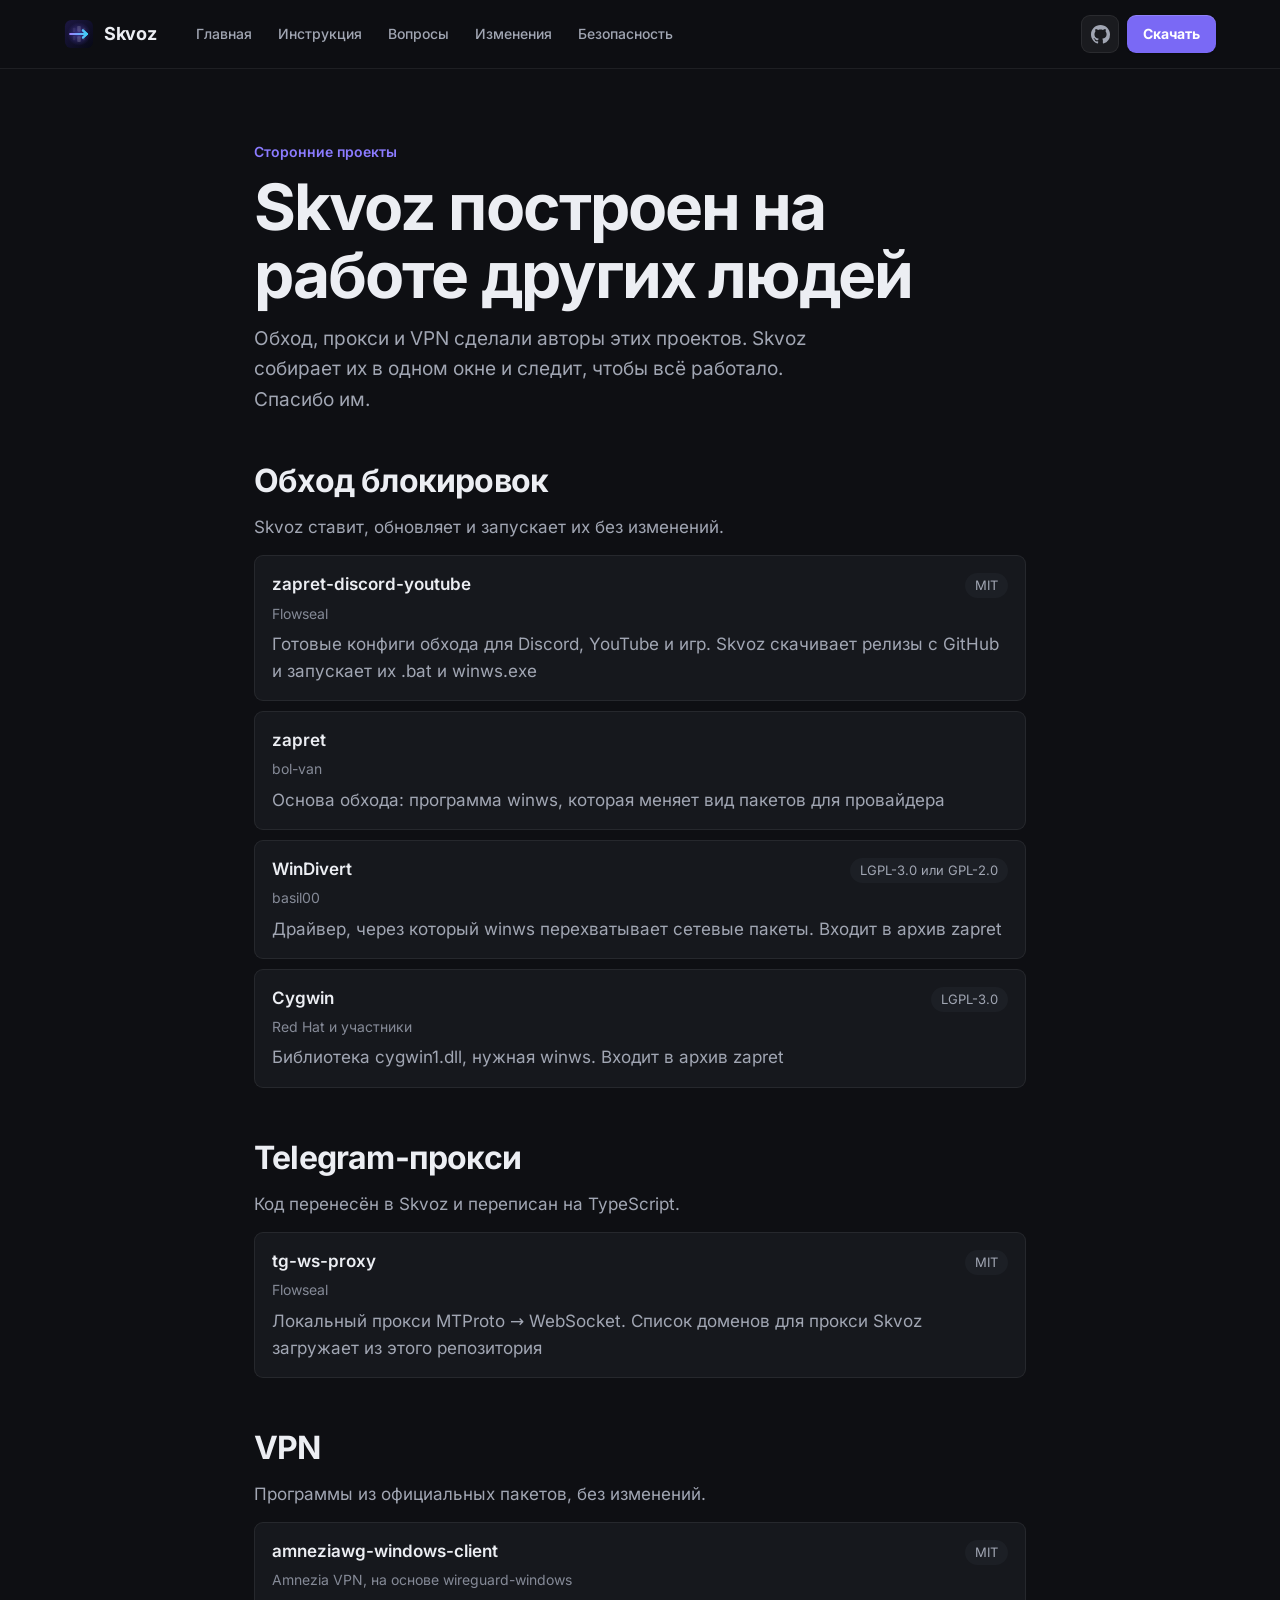
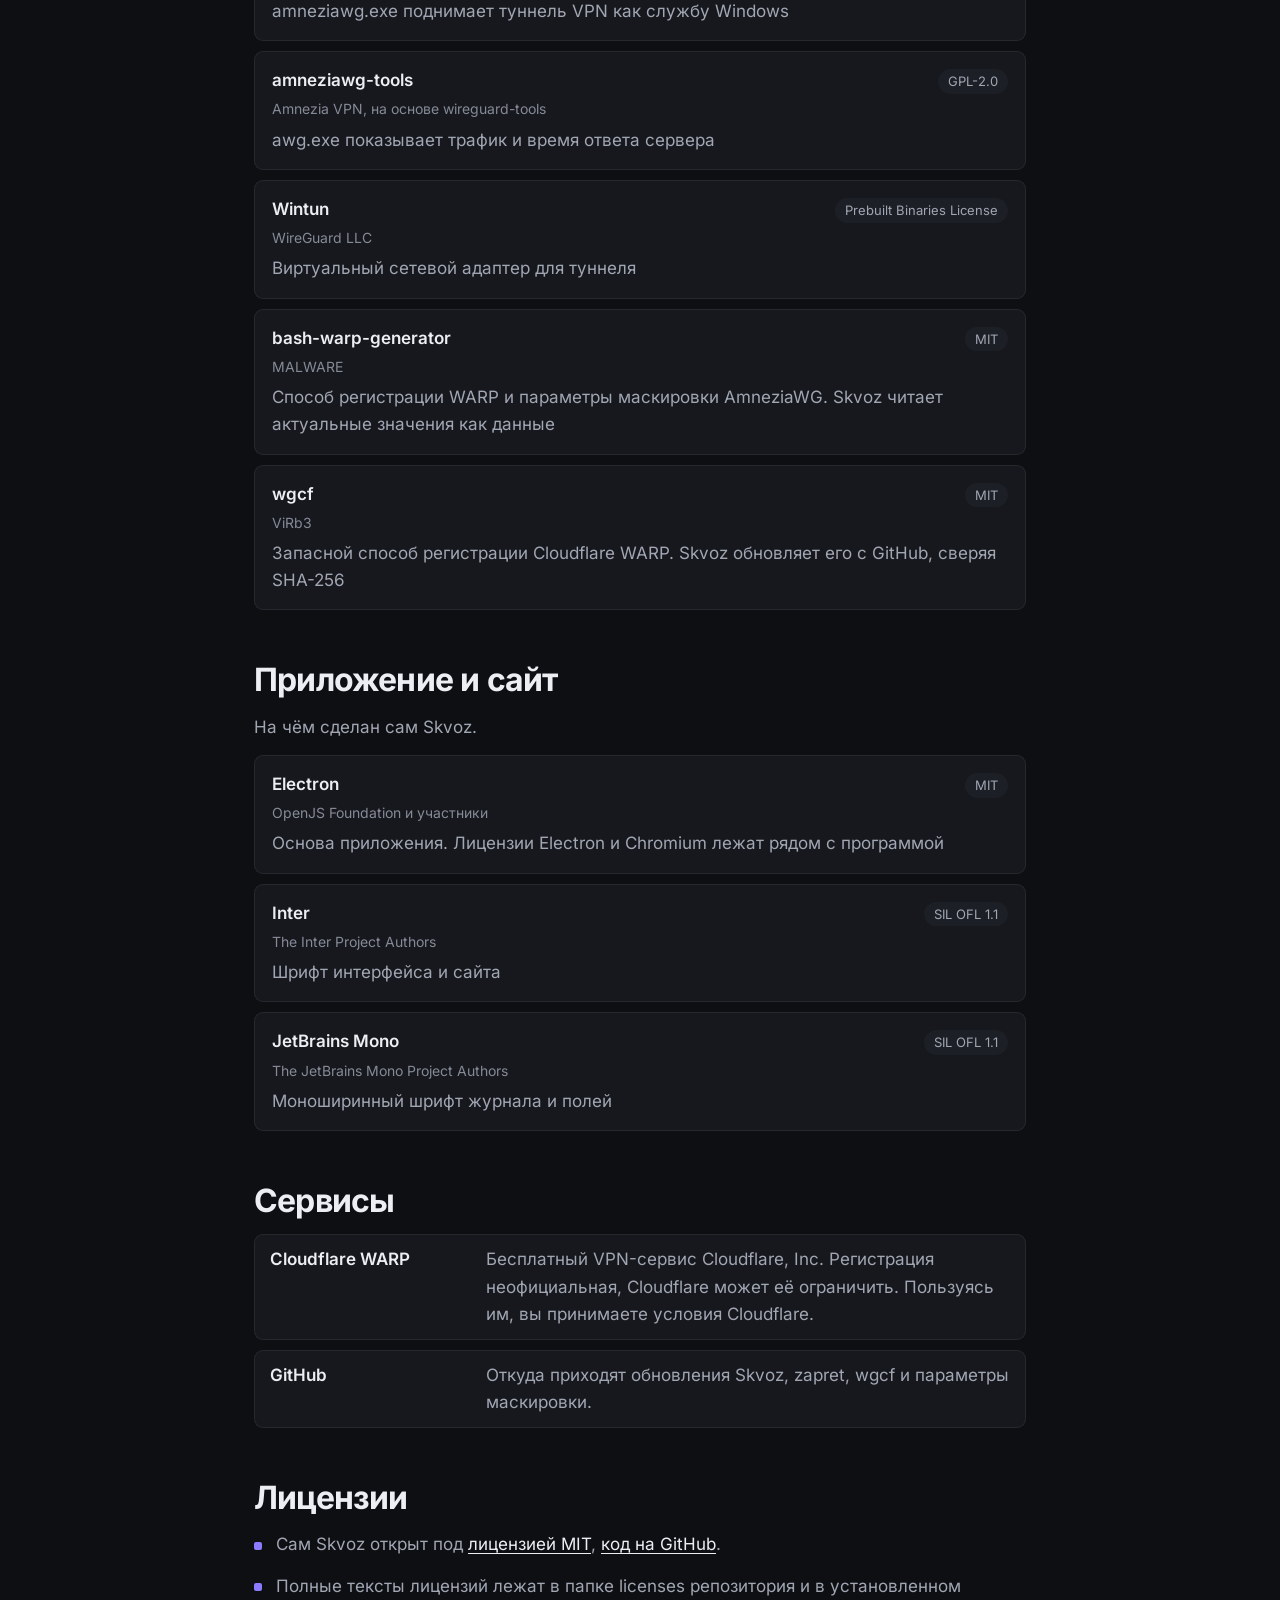
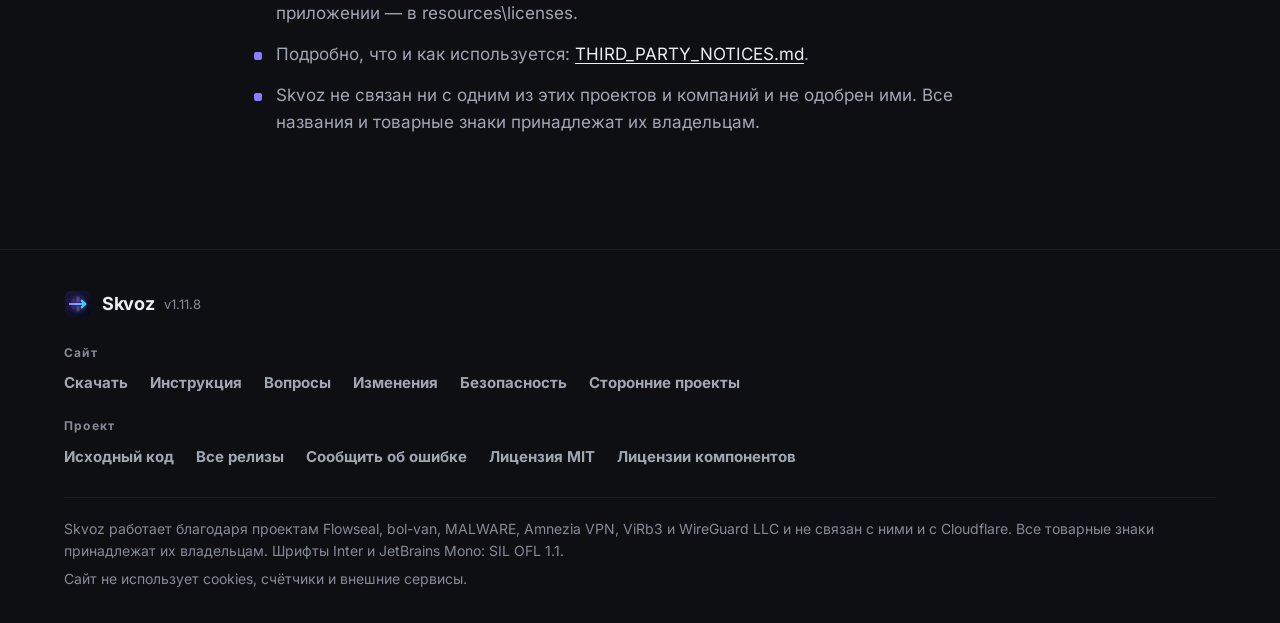
<file: credits/index.html>
<!doctype html>
<html lang="ru">
<head><meta charset="utf-8">
    <meta http-equiv="Content-Security-Policy" content="default-src &#39;none&#39;; script-src &#39;self&#39;; style-src &#39;self&#39;; img-src &#39;self&#39;; font-src &#39;self&#39;; connect-src &#39;none&#39;; manifest-src &#39;none&#39;; base-uri &#39;none&#39;; form-action &#39;none&#39;; require-trusted-types-for &#39;script&#39;; trusted-types &#39;none&#39;; upgrade-insecure-requests">
    <meta name="referrer" content="no-referrer">
    <meta name="viewport" content="width=device-width, initial-scale=1">
    <meta name="color-scheme" content="dark">
    <meta name="theme-color" content="#0e0f13">
    <title>Сторонние проекты · Skvoz</title>
    <meta name="description" content="На чьей работе построен Skvoz: zapret, tg-ws-proxy, AmneziaWG, WARP и другие проекты, их авторы и лицензии.">
    <link rel="canonical" href="https://tw1xtyq.github.io/credits/">
    <link rel="icon" href="/logo.svg" type="image/svg+xml">
    <link rel="apple-touch-icon" href="/icon-180.png">
    <meta property="og:type" content="website">
    <meta property="og:locale" content="ru_RU">
    <meta property="og:site_name" content="Skvoz">
    <meta property="og:title" content="Сторонние проекты · Skvoz">
    <meta property="og:description" content="На чьей работе построен Skvoz: zapret, tg-ws-proxy, AmneziaWG, WARP и другие проекты, их авторы и лицензии.">
    <meta property="og:url" content="https://tw1xtyq.github.io/credits/">
    <meta property="og:image" content="https://tw1xtyq.github.io/og.png">
    <meta name="twitter:card" content="summary_large_image">
    <link rel="preload" href="/assets/inter-cyrillic-wght-normal-DqGufNeO.woff2" as="font" type="font/woff2" crossorigin>
    <link rel="stylesheet" href="/assets/main-CpcuSaCh.css" integrity="sha384-wX1WjdLZVDdfAkdI1visI8pwt4gESKgcMEGSUvkiYCHSyMMjb2r3HAARXsrvYD5S">
    <script type="module" src="/assets/main-CIuJJUh0.js" integrity="sha384-33UPVuQ313bor5JcLnS4hQ8blPriEPeun53to2JofNAPHDtDMoPda+d2laqHSMqt"></script>
    </head>
<body>
  <a class="skip-link" href="#main">К содержимому</a>
  <header class="site-header" data-header>
    <div class="container site-header-row">
      <a class="brand" href="/" aria-label="Skvoz, на главную">
        <img src="/logo.svg" alt="" width="30" height="30">
        <span>Skvoz</span>
      </a>
      <nav class="site-nav" id="site-nav" aria-label="Основная навигация" data-nav>
        <a href="/">Главная</a>
        <a href="/guide/">Инструкция</a><a href="/faq/">Вопросы</a><a href="/changelog/">Изменения</a><a href="/security/">Безопасность</a>
      </nav>
      <div class="site-actions">
        <a class="icon-btn" href="https://github.com/tw1xtyq/skvoz" target="_blank" rel="noopener noreferrer" aria-label="Skvoz на GitHub"><svg class="icon icon-fill" viewBox="0 0 16 16" aria-hidden="true"><path d="M8 0C3.58 0 0 3.58 0 8c0 3.54 2.29 6.53 5.47 7.59.4.07.55-.17.55-.38 0-.19-.01-.82-.01-1.49-2.01.37-2.53-.49-2.69-.94-.09-.23-.48-.94-.82-1.13-.28-.15-.68-.52-.01-.53.63-.01 1.08.58 1.23.82.72 1.21 1.87.87 2.33.66.07-.52.28-.87.51-1.07-1.78-.2-3.64-.89-3.64-3.95 0-.87.31-1.59.82-2.15-.08-.2-.36-1.02.08-2.12 0 0 .67-.21 2.2.82.64-.18 1.32-.27 2-.27s1.36.09 2 .27c1.53-1.04 2.2-.82 2.2-.82.44 1.1.16 1.92.08 2.12.51.56.82 1.27.82 2.15 0 3.07-1.87 3.75-3.65 3.95.29.25.54.73.54 1.48 0 1.07-.01 1.93-.01 2.2 0 .21.15.46.55.38A8.01 8.01 0 0 0 16 8c0-4.42-3.58-8-8-8"/></svg></a>
        <a class="btn btn-primary btn-sm header-cta" href="/download/">Скачать</a>
        <button class="nav-toggle icon-btn" type="button" aria-expanded="false" aria-controls="site-nav" aria-label="Меню" data-nav-toggle>
          <svg class="icon" viewBox="0 0 24 24" aria-hidden="true"><path d="M4 7h16M4 12h16M4 17h16"/></svg>
        </button>
      </div>
    </div>
    <div class="scroll-progress" aria-hidden="true"></div>
  </header>
  <main id="main"><div class="page-head container narrow">
      <p class="eyebrow">Сторонние проекты</p>
      <h1>Skvoz построен на работе других людей</h1>
      <p class="lead">
        Обход, прокси и VPN сделали авторы этих проектов. Skvoz собирает их в одном окне и следит, чтобы всё работало.
        Спасибо им.
      </p>
    </div>
    <div class="container narrow prose">
      <section id="bypass">
          <h2>Обход блокировок</h2>
          <p>Skvoz ставит, обновляет и запускает их без изменений.</p>
          <ul class="credits">
            <li class="credit">
                <div class="credit-head">
                  <a href="https://github.com/Flowseal/zapret-discord-youtube" target="_blank" rel="noopener noreferrer"><strong>zapret-discord-youtube</strong></a>
                  <span class="credit-license">MIT</span>
                </div>
                <p class="credit-author">Flowseal</p>
                <p>Готовые конфиги обхода для Discord, YouTube и игр. Skvoz скачивает релизы с GitHub и запускает их .bat и winws.exe</p>
              </li><li class="credit">
                <div class="credit-head">
                  <a href="https://github.com/bol-van/zapret" target="_blank" rel="noopener noreferrer"><strong>zapret</strong></a>
                  
                </div>
                <p class="credit-author">bol-van</p>
                <p>Основа обхода: программа winws, которая меняет вид пакетов для провайдера</p>
              </li><li class="credit">
                <div class="credit-head">
                  <a href="https://github.com/basil00/WinDivert" target="_blank" rel="noopener noreferrer"><strong>WinDivert</strong></a>
                  <span class="credit-license">LGPL-3.0 или GPL-2.0</span>
                </div>
                <p class="credit-author">basil00</p>
                <p>Драйвер, через который winws перехватывает сетевые пакеты. Входит в архив zapret</p>
              </li><li class="credit">
                <div class="credit-head">
                  <a href="https://cygwin.com/" target="_blank" rel="noopener noreferrer"><strong>Cygwin</strong></a>
                  <span class="credit-license">LGPL-3.0</span>
                </div>
                <p class="credit-author">Red Hat и участники</p>
                <p>Библиотека cygwin1.dll, нужная winws. Входит в архив zapret</p>
              </li>
          </ul>
        </section><section id="telegram">
          <h2>Telegram-прокси</h2>
          <p>Код перенесён в Skvoz и переписан на TypeScript.</p>
          <ul class="credits">
            <li class="credit">
                <div class="credit-head">
                  <a href="https://github.com/Flowseal/tg-ws-proxy" target="_blank" rel="noopener noreferrer"><strong>tg-ws-proxy</strong></a>
                  <span class="credit-license">MIT</span>
                </div>
                <p class="credit-author">Flowseal</p>
                <p>Локальный прокси MTProto → WebSocket. Список доменов для прокси Skvoz загружает из этого репозитория</p>
              </li>
          </ul>
        </section><section id="vpn">
          <h2>VPN</h2>
          <p>Программы из официальных пакетов, без изменений.</p>
          <ul class="credits">
            <li class="credit">
                <div class="credit-head">
                  <a href="https://github.com/amnezia-vpn/amneziawg-windows-client" target="_blank" rel="noopener noreferrer"><strong>amneziawg-windows-client</strong></a>
                  <span class="credit-license">MIT</span>
                </div>
                <p class="credit-author">Amnezia VPN, на основе wireguard-windows</p>
                <p>amneziawg.exe поднимает туннель VPN как службу Windows</p>
              </li><li class="credit">
                <div class="credit-head">
                  <a href="https://github.com/amnezia-vpn/amneziawg-tools" target="_blank" rel="noopener noreferrer"><strong>amneziawg-tools</strong></a>
                  <span class="credit-license">GPL-2.0</span>
                </div>
                <p class="credit-author">Amnezia VPN, на основе wireguard-tools</p>
                <p>awg.exe показывает трафик и время ответа сервера</p>
              </li><li class="credit">
                <div class="credit-head">
                  <a href="https://www.wintun.net/" target="_blank" rel="noopener noreferrer"><strong>Wintun</strong></a>
                  <span class="credit-license">Prebuilt Binaries License</span>
                </div>
                <p class="credit-author">WireGuard LLC</p>
                <p>Виртуальный сетевой адаптер для туннеля</p>
              </li><li class="credit">
                <div class="credit-head">
                  <a href="https://github.com/ImMALWARE/bash-warp-generator" target="_blank" rel="noopener noreferrer"><strong>bash-warp-generator</strong></a>
                  <span class="credit-license">MIT</span>
                </div>
                <p class="credit-author">MALWARE</p>
                <p>Способ регистрации WARP и параметры маскировки AmneziaWG. Skvoz читает актуальные значения как данные</p>
              </li><li class="credit">
                <div class="credit-head">
                  <a href="https://github.com/ViRb3/wgcf" target="_blank" rel="noopener noreferrer"><strong>wgcf</strong></a>
                  <span class="credit-license">MIT</span>
                </div>
                <p class="credit-author">ViRb3</p>
                <p>Запасной способ регистрации Cloudflare WARP. Skvoz обновляет его с GitHub, сверяя SHA-256</p>
              </li>
          </ul>
        </section><section id="app">
          <h2>Приложение и сайт</h2>
          <p>На чём сделан сам Skvoz.</p>
          <ul class="credits">
            <li class="credit">
                <div class="credit-head">
                  <a href="https://www.electronjs.org/" target="_blank" rel="noopener noreferrer"><strong>Electron</strong></a>
                  <span class="credit-license">MIT</span>
                </div>
                <p class="credit-author">OpenJS Foundation и участники</p>
                <p>Основа приложения. Лицензии Electron и Chromium лежат рядом с программой</p>
              </li><li class="credit">
                <div class="credit-head">
                  <a href="https://github.com/rsms/inter" target="_blank" rel="noopener noreferrer"><strong>Inter</strong></a>
                  <span class="credit-license">SIL OFL 1.1</span>
                </div>
                <p class="credit-author">The Inter Project Authors</p>
                <p>Шрифт интерфейса и сайта</p>
              </li><li class="credit">
                <div class="credit-head">
                  <a href="https://github.com/JetBrains/JetBrainsMono" target="_blank" rel="noopener noreferrer"><strong>JetBrains Mono</strong></a>
                  <span class="credit-license">SIL OFL 1.1</span>
                </div>
                <p class="credit-author">The JetBrains Mono Project Authors</p>
                <p>Моноширинный шрифт журнала и полей</p>
              </li>
          </ul>
        </section>
      <section id="services">
        <h2>Сервисы</h2>
        <dl class="paths">
          <div><dt>Cloudflare WARP</dt><dd>Бесплатный VPN-сервис Cloudflare, Inc. Регистрация неофициальная, Cloudflare может её ограничить. Пользуясь им, вы принимаете условия Cloudflare.</dd></div><div><dt>GitHub</dt><dd>Откуда приходят обновления Skvoz, zapret, wgcf и параметры маскировки.</dd></div>
        </dl>
      </section>
      <section id="licenses">
        <h2>Лицензии</h2>
        <ul class="ticks">
          <li>Сам Skvoz открыт под <a href="https://github.com/tw1xtyq/skvoz/blob/main/LICENSE" target="_blank" rel="noopener noreferrer">лицензией MIT</a>, <a href="https://github.com/tw1xtyq/skvoz" target="_blank" rel="noopener noreferrer">код на GitHub</a>.</li>
          <li>Полные тексты лицензий лежат в папке licenses репозитория и в установленном приложении — в resources\licenses.</li>
          <li>Подробно, что и как используется: <a href="https://github.com/tw1xtyq/skvoz/blob/main/THIRD_PARTY_NOTICES.md" target="_blank" rel="noopener noreferrer">THIRD_PARTY_NOTICES.md</a>.</li>
          <li>Skvoz не связан ни с одним из этих проектов и компаний и не одобрен ими. Все названия и товарные знаки принадлежат их владельцам.</li>
        </ul>
      </section>
    </div></main>
  <footer class="site-footer">
    <div class="container">
      <a class="brand" href="/">
        <img src="/logo.svg" alt="" width="28" height="28" loading="lazy">
        <span>Skvoz</span>
        <small>v1.11.8</small>
      </a>
      <nav aria-label="Разделы сайта">
        <h2>Сайт</h2>
        <a href="/download/">Скачать</a><a href="/guide/">Инструкция</a><a href="/faq/">Вопросы</a><a href="/changelog/">Изменения</a><a href="/security/">Безопасность</a>
        <a href="/credits/">Сторонние проекты</a>
      </nav>
      <nav aria-label="Проект на GitHub">
        <h2>Проект</h2>
        <a href="https://github.com/tw1xtyq/skvoz" target="_blank" rel="noopener noreferrer">Исходный код</a>
        <a href="https://github.com/tw1xtyq/skvoz/releases" target="_blank" rel="noopener noreferrer">Все релизы</a>
        <a href="https://github.com/tw1xtyq/skvoz/issues" target="_blank" rel="noopener noreferrer">Сообщить об ошибке</a>
        <a href="https://github.com/tw1xtyq/skvoz/blob/main/LICENSE" target="_blank" rel="noopener noreferrer">Лицензия MIT</a>
        <a href="https://github.com/tw1xtyq/skvoz/blob/main/THIRD_PARTY_NOTICES.md" target="_blank" rel="noopener noreferrer">Лицензии компонентов</a>
      </nav>
      <div class="site-footer-note">
        <p>
          Skvoz работает благодаря проектам Flowseal, bol-van, MALWARE, Amnezia VPN, ViRb3 и WireGuard LLC и не связан
          с ними и с Cloudflare. Все товарные знаки принадлежат их владельцам. Шрифты Inter и JetBrains Mono: SIL OFL 1.1.
        </p>
        <p>Сайт не использует cookies, счётчики и внешние сервисы.</p>
      </div>
    </div>
  </footer>
  <a class="to-top" href="#main" aria-label="Наверх" data-to-top><svg class="icon" viewBox="0 0 24 24" aria-hidden="true"><path d="M5 12h14M13 6l6 6-6 6"/></svg></a>
  <div class="toasts" data-toasts data-guide="/guide/" role="status"></div>
</body>
</html>
</file>
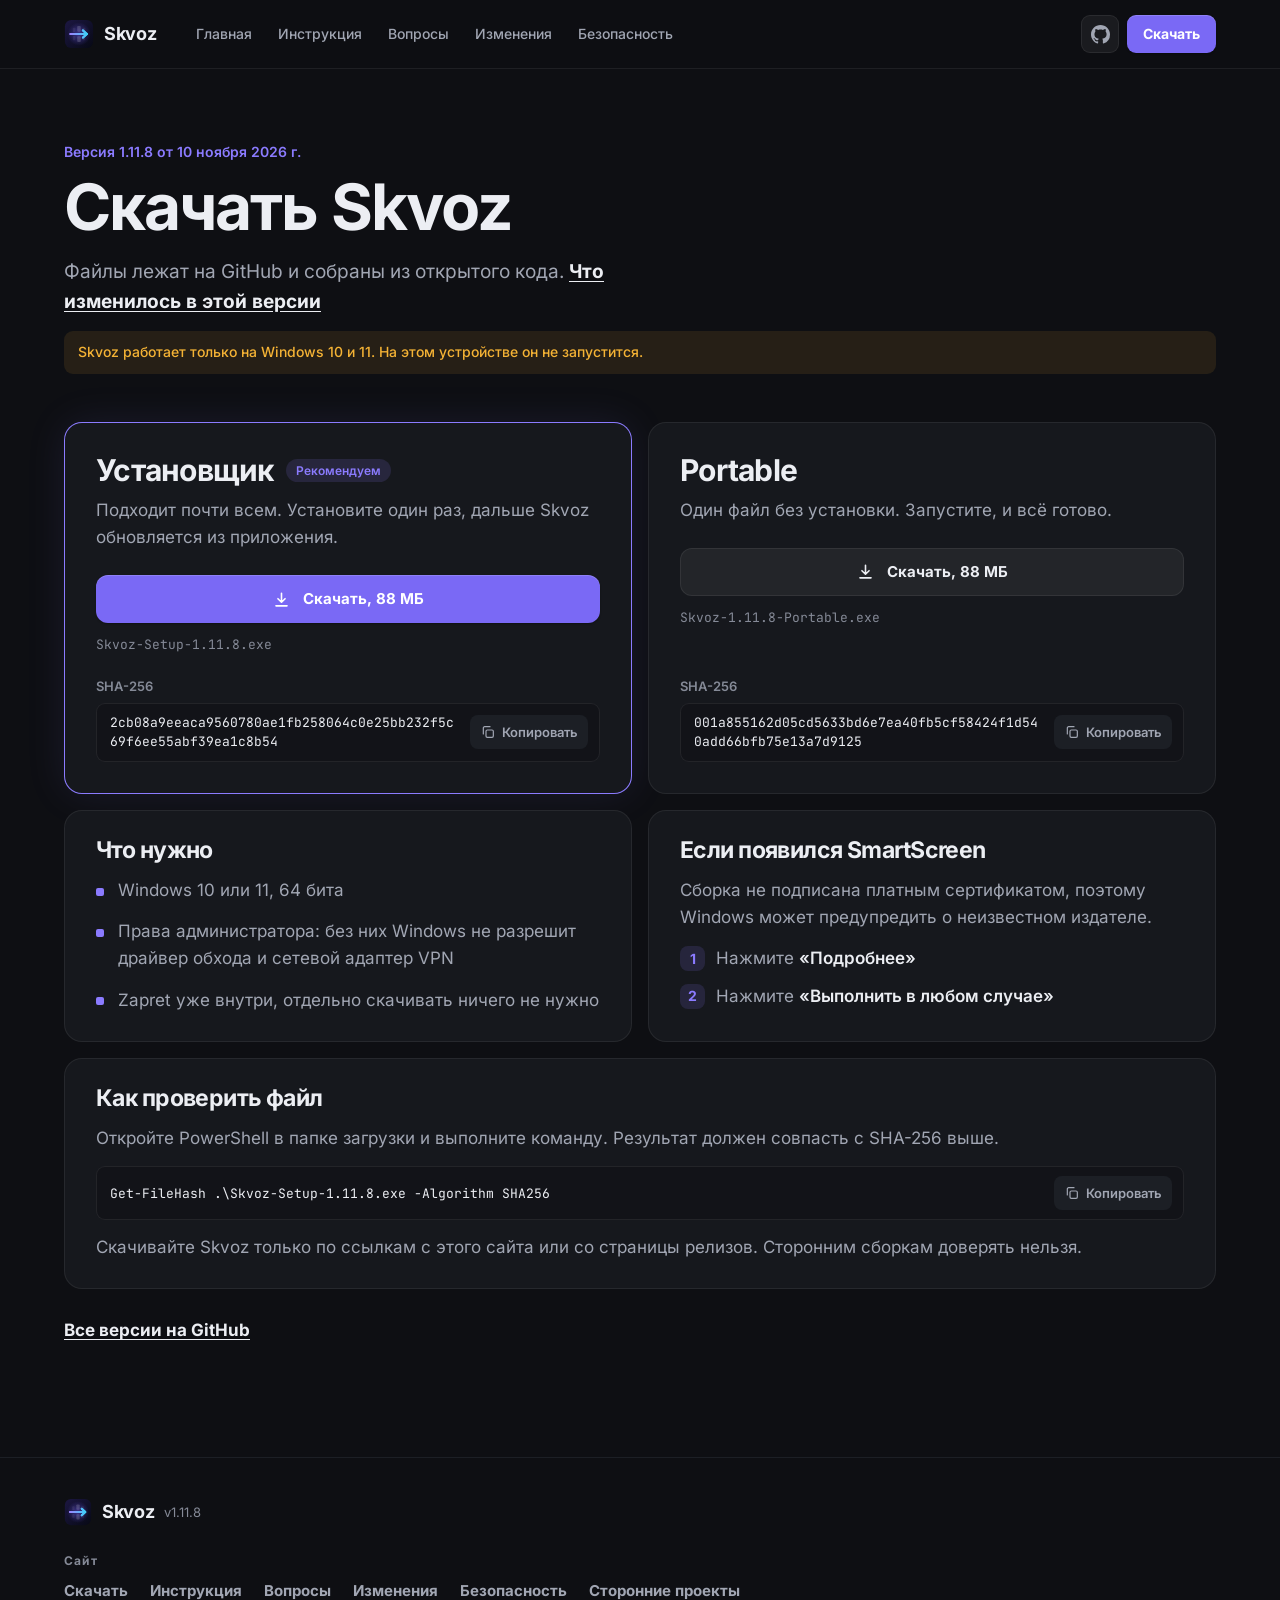
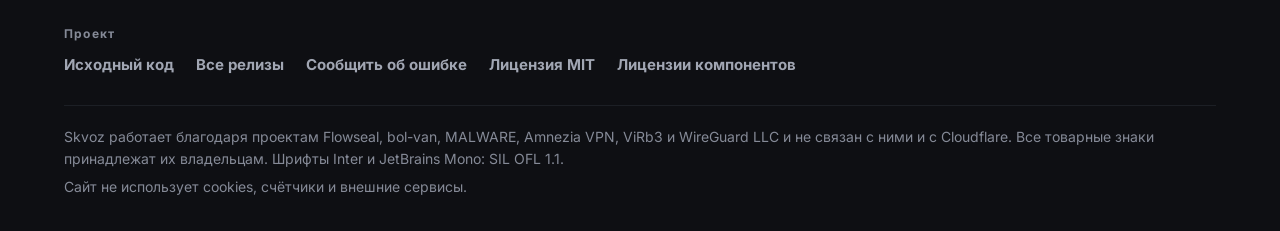
<file: download/index.html>
<!doctype html>
<html lang="ru">
<head><meta charset="utf-8">
    <meta http-equiv="Content-Security-Policy" content="default-src &#39;none&#39;; script-src &#39;self&#39;; style-src &#39;self&#39;; img-src &#39;self&#39;; font-src &#39;self&#39;; connect-src &#39;none&#39;; manifest-src &#39;none&#39;; base-uri &#39;none&#39;; form-action &#39;none&#39;; require-trusted-types-for &#39;script&#39;; trusted-types &#39;none&#39;; upgrade-insecure-requests">
    <meta name="referrer" content="no-referrer">
    <meta name="viewport" content="width=device-width, initial-scale=1">
    <meta name="color-scheme" content="dark">
    <meta name="theme-color" content="#0e0f13">
    <title>Скачать · Skvoz</title>
    <meta name="description" content="Скачайте Skvoz для Windows 10 и 11: установщик или portable-версия с проверкой SHA-256.">
    <link rel="canonical" href="https://tw1xtyq.github.io/download/">
    <link rel="icon" href="/logo.svg" type="image/svg+xml">
    <link rel="apple-touch-icon" href="/icon-180.png">
    <meta property="og:type" content="website">
    <meta property="og:locale" content="ru_RU">
    <meta property="og:site_name" content="Skvoz">
    <meta property="og:title" content="Скачать · Skvoz">
    <meta property="og:description" content="Скачайте Skvoz для Windows 10 и 11: установщик или portable-версия с проверкой SHA-256.">
    <meta property="og:url" content="https://tw1xtyq.github.io/download/">
    <meta property="og:image" content="https://tw1xtyq.github.io/og.png">
    <meta name="twitter:card" content="summary_large_image">
    <link rel="preload" href="/assets/inter-cyrillic-wght-normal-DqGufNeO.woff2" as="font" type="font/woff2" crossorigin>
    <link rel="stylesheet" href="/assets/main-CpcuSaCh.css" integrity="sha384-wX1WjdLZVDdfAkdI1visI8pwt4gESKgcMEGSUvkiYCHSyMMjb2r3HAARXsrvYD5S">
    <script type="module" src="/assets/main-CIuJJUh0.js" integrity="sha384-33UPVuQ313bor5JcLnS4hQ8blPriEPeun53to2JofNAPHDtDMoPda+d2laqHSMqt"></script>
    </head>
<body>
  <a class="skip-link" href="#main">К содержимому</a>
  <header class="site-header" data-header>
    <div class="container site-header-row">
      <a class="brand" href="/" aria-label="Skvoz, на главную">
        <img src="/logo.svg" alt="" width="30" height="30">
        <span>Skvoz</span>
      </a>
      <nav class="site-nav" id="site-nav" aria-label="Основная навигация" data-nav>
        <a href="/">Главная</a>
        <a href="/guide/">Инструкция</a><a href="/faq/">Вопросы</a><a href="/changelog/">Изменения</a><a href="/security/">Безопасность</a>
      </nav>
      <div class="site-actions">
        <a class="icon-btn" href="https://github.com/tw1xtyq/skvoz" target="_blank" rel="noopener noreferrer" aria-label="Skvoz на GitHub"><svg class="icon icon-fill" viewBox="0 0 16 16" aria-hidden="true"><path d="M8 0C3.58 0 0 3.58 0 8c0 3.54 2.29 6.53 5.47 7.59.4.07.55-.17.55-.38 0-.19-.01-.82-.01-1.49-2.01.37-2.53-.49-2.69-.94-.09-.23-.48-.94-.82-1.13-.28-.15-.68-.52-.01-.53.63-.01 1.08.58 1.23.82.72 1.21 1.87.87 2.33.66.07-.52.28-.87.51-1.07-1.78-.2-3.64-.89-3.64-3.95 0-.87.31-1.59.82-2.15-.08-.2-.36-1.02.08-2.12 0 0 .67-.21 2.2.82.64-.18 1.32-.27 2-.27s1.36.09 2 .27c1.53-1.04 2.2-.82 2.2-.82.44 1.1.16 1.92.08 2.12.51.56.82 1.27.82 2.15 0 3.07-1.87 3.75-3.65 3.95.29.25.54.73.54 1.48 0 1.07-.01 1.93-.01 2.2 0 .21.15.46.55.38A8.01 8.01 0 0 0 16 8c0-4.42-3.58-8-8-8"/></svg></a>
        <a class="btn btn-primary btn-sm header-cta" href="/download/" aria-current="page">Скачать</a>
        <button class="nav-toggle icon-btn" type="button" aria-expanded="false" aria-controls="site-nav" aria-label="Меню" data-nav-toggle>
          <svg class="icon" viewBox="0 0 24 24" aria-hidden="true"><path d="M4 7h16M4 12h16M4 17h16"/></svg>
        </button>
      </div>
    </div>
    <div class="scroll-progress" aria-hidden="true"></div>
  </header>
  <main id="main"><div class="page-head container">
        <p class="eyebrow">Версия 1.11.8 от 10 ноября 2026 г.</p>
        <h1>Скачать Skvoz</h1>
        <p class="lead">Файлы лежат на GitHub и собраны из открытого кода.
          <a href="/changelog/">Что изменилось в этой версии</a></p>
        <p class="os-note" data-os-note hidden>Skvoz работает только на Windows 10 и 11. На этом устройстве он не запустится.</p>
      </div>
      <div class="container assets">
        <article class="card asset asset-primary">
    <div class="asset-head">
      <h2>Установщик</h2>
      <span class="badge">Рекомендуем</span>
    </div>
    <p>Подходит почти всем. Установите один раз, дальше Skvoz обновляется из приложения.</p>
    <a class="btn btn-primary" href="https://github.com/tw1xtyq/skvoz/releases/download/v1.11.8/Skvoz-Setup-1.11.8.exe" rel="noopener noreferrer" data-download>
      <svg class="icon" viewBox="0 0 24 24" aria-hidden="true"><path d="M12 4v11M7.5 11 12 15.5 16.5 11M5 20h14"/></svg><span>Скачать, 88 МБ</span>
    </a>
    <p class="asset-name">Skvoz-Setup-1.11.8.exe</p>
    <div class="asset-hash"><span>SHA-256</span><div class="code-line">
    <code>2cb08a9eeaca9560780ae1fb258064c0e25bb232f5c69f6ee55abf39ea1c8b54</code>
    <button type="button" class="copy-btn" data-copy="2cb08a9eeaca9560780ae1fb258064c0e25bb232f5c69f6ee55abf39ea1c8b54" aria-label="Копировать SHA-256 файла Skvoz-Setup-1.11.8.exe" hidden>
      <svg class="icon" viewBox="0 0 24 24" aria-hidden="true"><rect x="9" y="9" width="11" height="11" rx="2"/><path d="M5 15V6a2 2 0 0 1 2-2h8"/></svg><span data-copy-label>Копировать</span>
    </button>
  </div></div>
  </article>
        <article class="card asset">
    <div class="asset-head">
      <h2>Portable</h2>
      
    </div>
    <p>Один файл без установки. Запустите, и всё готово.</p>
    <a class="btn btn-secondary" href="https://github.com/tw1xtyq/skvoz/releases/download/v1.11.8/Skvoz-1.11.8-Portable.exe" rel="noopener noreferrer" data-download>
      <svg class="icon" viewBox="0 0 24 24" aria-hidden="true"><path d="M12 4v11M7.5 11 12 15.5 16.5 11M5 20h14"/></svg><span>Скачать, 88 МБ</span>
    </a>
    <p class="asset-name">Skvoz-1.11.8-Portable.exe</p>
    <div class="asset-hash"><span>SHA-256</span><div class="code-line">
    <code>001a855162d05cd5633bd6e7ea40fb5cf58424f1d540add66bfb75e13a7d9125</code>
    <button type="button" class="copy-btn" data-copy="001a855162d05cd5633bd6e7ea40fb5cf58424f1d540add66bfb75e13a7d9125" aria-label="Копировать SHA-256 файла Skvoz-1.11.8-Portable.exe" hidden>
      <svg class="icon" viewBox="0 0 24 24" aria-hidden="true"><rect x="9" y="9" width="11" height="11" rx="2"/><path d="M5 15V6a2 2 0 0 1 2-2h8"/></svg><span data-copy-label>Копировать</span>
    </button>
  </div></div>
  </article>
      </div>
      <div class="container info-grid">
        <section class="card info">
          <h2>Что нужно</h2>
          <ul class="ticks">
            <li>Windows 10 или 11, 64 бита</li>
            <li>Права администратора: без них Windows не разрешит драйвер обхода и сетевой адаптер VPN</li>
            <li>Zapret уже внутри, отдельно скачивать ничего не нужно</li>
          </ul>
        </section>
        <section class="card info">
          <h2>Если появился SmartScreen</h2>
          <p>Сборка не подписана платным сертификатом, поэтому Windows может предупредить о неизвестном издателе.</p>
          <ol class="plain-steps">
            <li>Нажмите <b>«Подробнее»</b></li>
            <li>Нажмите <b>«Выполнить в любом случае»</b></li>
          </ol>
        </section>
        <section class="card info info-wide">
          <h2>Как проверить файл</h2>
          <p>Откройте PowerShell в папке загрузки и выполните команду. Результат должен совпасть с SHA-256 выше.</p>
          <div class="code-line">
    <code>Get-FileHash .\Skvoz-Setup-1.11.8.exe -Algorithm SHA256</code>
    <button type="button" class="copy-btn" data-copy="Get-FileHash .\Skvoz-Setup-1.11.8.exe -Algorithm SHA256" aria-label="Копировать команду проверки" hidden>
      <svg class="icon" viewBox="0 0 24 24" aria-hidden="true"><rect x="9" y="9" width="11" height="11" rx="2"/><path d="M5 15V6a2 2 0 0 1 2-2h8"/></svg><span data-copy-label>Копировать</span>
    </button>
  </div>
          <p class="muted">Скачивайте Skvoz только по ссылкам с этого сайта или со страницы релизов. Сторонним сборкам доверять нельзя.</p>
        </section>
      </div>
      <p class="container section-more"><a href="https://github.com/tw1xtyq/skvoz/releases" target="_blank" rel="noopener noreferrer">Все версии на GitHub</a></p></main>
  <footer class="site-footer">
    <div class="container">
      <a class="brand" href="/">
        <img src="/logo.svg" alt="" width="28" height="28" loading="lazy">
        <span>Skvoz</span>
        <small>v1.11.8</small>
      </a>
      <nav aria-label="Разделы сайта">
        <h2>Сайт</h2>
        <a href="/download/">Скачать</a><a href="/guide/">Инструкция</a><a href="/faq/">Вопросы</a><a href="/changelog/">Изменения</a><a href="/security/">Безопасность</a>
        <a href="/credits/">Сторонние проекты</a>
      </nav>
      <nav aria-label="Проект на GitHub">
        <h2>Проект</h2>
        <a href="https://github.com/tw1xtyq/skvoz" target="_blank" rel="noopener noreferrer">Исходный код</a>
        <a href="https://github.com/tw1xtyq/skvoz/releases" target="_blank" rel="noopener noreferrer">Все релизы</a>
        <a href="https://github.com/tw1xtyq/skvoz/issues" target="_blank" rel="noopener noreferrer">Сообщить об ошибке</a>
        <a href="https://github.com/tw1xtyq/skvoz/blob/main/LICENSE" target="_blank" rel="noopener noreferrer">Лицензия MIT</a>
        <a href="https://github.com/tw1xtyq/skvoz/blob/main/THIRD_PARTY_NOTICES.md" target="_blank" rel="noopener noreferrer">Лицензии компонентов</a>
      </nav>
      <div class="site-footer-note">
        <p>
          Skvoz работает благодаря проектам Flowseal, bol-van, MALWARE, Amnezia VPN, ViRb3 и WireGuard LLC и не связан
          с ними и с Cloudflare. Все товарные знаки принадлежат их владельцам. Шрифты Inter и JetBrains Mono: SIL OFL 1.1.
        </p>
        <p>Сайт не использует cookies, счётчики и внешние сервисы.</p>
      </div>
    </div>
  </footer>
  <a class="to-top" href="#main" aria-label="Наверх" data-to-top><svg class="icon" viewBox="0 0 24 24" aria-hidden="true"><path d="M5 12h14M13 6l6 6-6 6"/></svg></a>
  <div class="toasts" data-toasts data-guide="/guide/" role="status"></div>
</body>
</html>
</file>
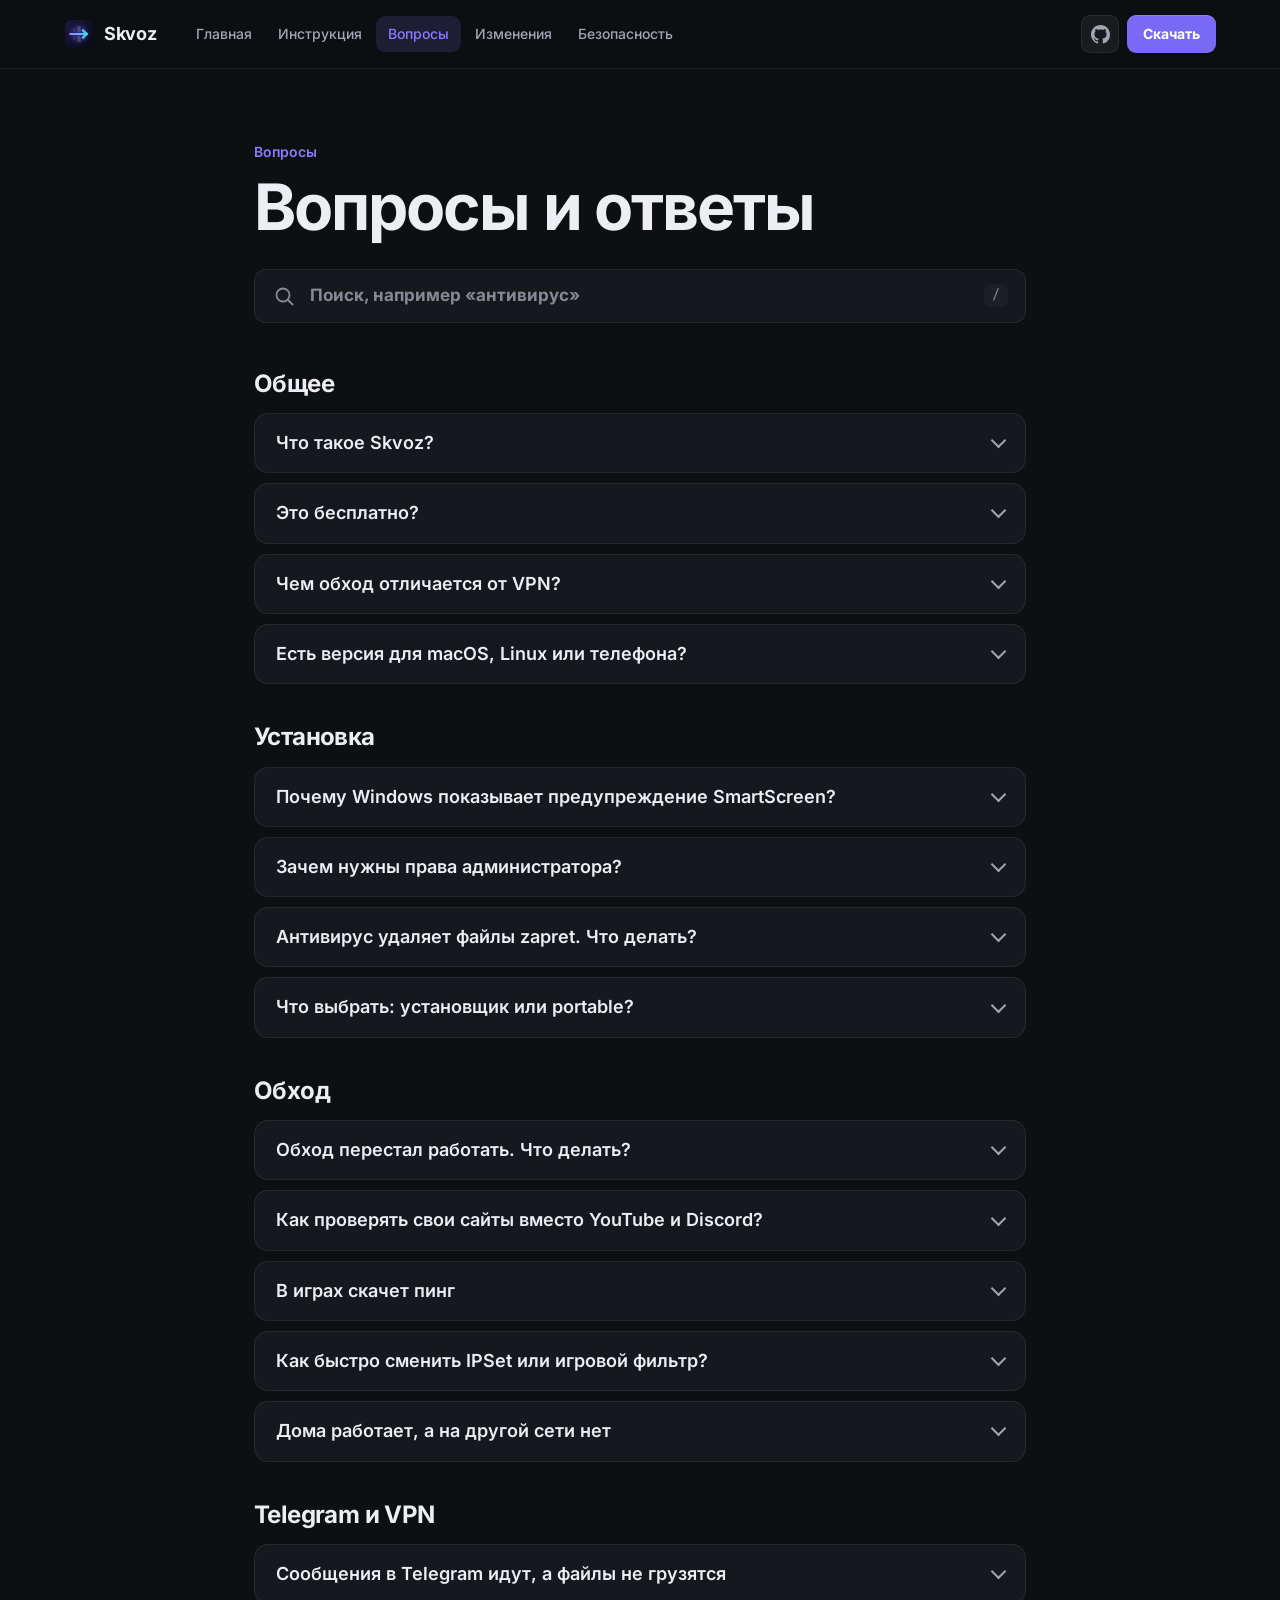
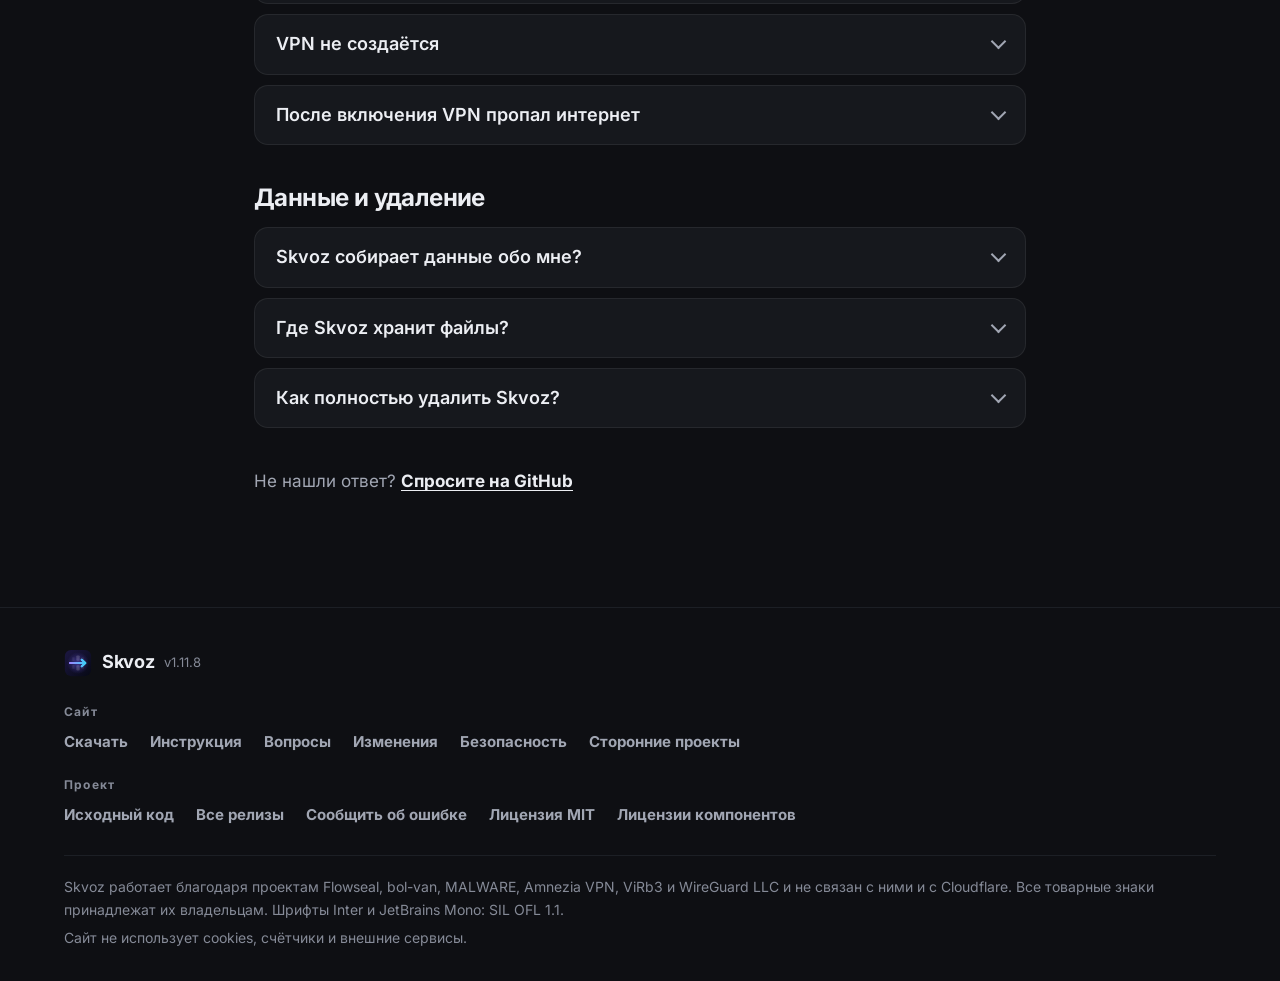
<file: faq/index.html>
<!doctype html>
<html lang="ru">
<head><meta charset="utf-8">
    <meta http-equiv="Content-Security-Policy" content="default-src &#39;none&#39;; script-src &#39;self&#39;; style-src &#39;self&#39;; img-src &#39;self&#39;; font-src &#39;self&#39;; connect-src &#39;none&#39;; manifest-src &#39;none&#39;; base-uri &#39;none&#39;; form-action &#39;none&#39;; require-trusted-types-for &#39;script&#39;; trusted-types &#39;none&#39;; upgrade-insecure-requests">
    <meta name="referrer" content="no-referrer">
    <meta name="viewport" content="width=device-width, initial-scale=1">
    <meta name="color-scheme" content="dark">
    <meta name="theme-color" content="#0e0f13">
    <title>Вопросы и ответы · Skvoz</title>
    <meta name="description" content="Ответы на частые вопросы о Skvoz: установка, SmartScreen, антивирус, обход, Telegram, VPN и данные.">
    <link rel="canonical" href="https://tw1xtyq.github.io/faq/">
    <link rel="icon" href="/logo.svg" type="image/svg+xml">
    <link rel="apple-touch-icon" href="/icon-180.png">
    <meta property="og:type" content="website">
    <meta property="og:locale" content="ru_RU">
    <meta property="og:site_name" content="Skvoz">
    <meta property="og:title" content="Вопросы и ответы · Skvoz">
    <meta property="og:description" content="Ответы на частые вопросы о Skvoz: установка, SmartScreen, антивирус, обход, Telegram, VPN и данные.">
    <meta property="og:url" content="https://tw1xtyq.github.io/faq/">
    <meta property="og:image" content="https://tw1xtyq.github.io/og.png">
    <meta name="twitter:card" content="summary_large_image">
    <link rel="preload" href="/assets/inter-cyrillic-wght-normal-DqGufNeO.woff2" as="font" type="font/woff2" crossorigin>
    <link rel="stylesheet" href="/assets/main-CpcuSaCh.css" integrity="sha384-wX1WjdLZVDdfAkdI1visI8pwt4gESKgcMEGSUvkiYCHSyMMjb2r3HAARXsrvYD5S">
    <script type="module" src="/assets/main-CIuJJUh0.js" integrity="sha384-33UPVuQ313bor5JcLnS4hQ8blPriEPeun53to2JofNAPHDtDMoPda+d2laqHSMqt"></script>
    </head>
<body>
  <a class="skip-link" href="#main">К содержимому</a>
  <header class="site-header" data-header>
    <div class="container site-header-row">
      <a class="brand" href="/" aria-label="Skvoz, на главную">
        <img src="/logo.svg" alt="" width="30" height="30">
        <span>Skvoz</span>
      </a>
      <nav class="site-nav" id="site-nav" aria-label="Основная навигация" data-nav>
        <a href="/">Главная</a>
        <a href="/guide/">Инструкция</a><a href="/faq/" aria-current="page">Вопросы</a><a href="/changelog/">Изменения</a><a href="/security/">Безопасность</a>
      </nav>
      <div class="site-actions">
        <a class="icon-btn" href="https://github.com/tw1xtyq/skvoz" target="_blank" rel="noopener noreferrer" aria-label="Skvoz на GitHub"><svg class="icon icon-fill" viewBox="0 0 16 16" aria-hidden="true"><path d="M8 0C3.58 0 0 3.58 0 8c0 3.54 2.29 6.53 5.47 7.59.4.07.55-.17.55-.38 0-.19-.01-.82-.01-1.49-2.01.37-2.53-.49-2.69-.94-.09-.23-.48-.94-.82-1.13-.28-.15-.68-.52-.01-.53.63-.01 1.08.58 1.23.82.72 1.21 1.87.87 2.33.66.07-.52.28-.87.51-1.07-1.78-.2-3.64-.89-3.64-3.95 0-.87.31-1.59.82-2.15-.08-.2-.36-1.02.08-2.12 0 0 .67-.21 2.2.82.64-.18 1.32-.27 2-.27s1.36.09 2 .27c1.53-1.04 2.2-.82 2.2-.82.44 1.1.16 1.92.08 2.12.51.56.82 1.27.82 2.15 0 3.07-1.87 3.75-3.65 3.95.29.25.54.73.54 1.48 0 1.07-.01 1.93-.01 2.2 0 .21.15.46.55.38A8.01 8.01 0 0 0 16 8c0-4.42-3.58-8-8-8"/></svg></a>
        <a class="btn btn-primary btn-sm header-cta" href="/download/">Скачать</a>
        <button class="nav-toggle icon-btn" type="button" aria-expanded="false" aria-controls="site-nav" aria-label="Меню" data-nav-toggle>
          <svg class="icon" viewBox="0 0 24 24" aria-hidden="true"><path d="M4 7h16M4 12h16M4 17h16"/></svg>
        </button>
      </div>
    </div>
    <div class="scroll-progress" aria-hidden="true"></div>
  </header>
  <main id="main"><div class="page-head container narrow">
      <p class="eyebrow">Вопросы</p>
      <h1>Вопросы и ответы</h1>
      <label class="search" data-faq-search hidden>
        <svg class="icon" viewBox="0 0 24 24" aria-hidden="true"><circle cx="11" cy="11" r="6.500"/><path d="m16 16 4.500 4.500"/></svg>
        <span class="sr-only">Поиск по вопросам</span>
        <input type="search" placeholder="Поиск, например «антивирус»" autocomplete="off" data-faq-input>
        <kbd aria-hidden="true">/</kbd>
      </label>
    </div>
    <div class="container narrow">
      <section class="faq-group" data-faq-group>
          <h2>Общее</h2>
          <div class="faq-list">
            <details class="faq-item" id="chto-takoe-skvoz" data-faq-item>
                <summary>Что такое Skvoz?</summary>
                <p>Приложение для Windows, которое собирает в одном окне три инструмента: zapret-discord-youtube для обхода, локальный Telegram-прокси и VPN на AmneziaWG. Вместо ручного запуска .bat-файлов вы нажимаете «Включить», а подбором конфига и восстановлением занимается приложение.</p>
              </details><details class="faq-item" id="eto-besplatno" data-faq-item>
                <summary>Это бесплатно?</summary>
                <p>Да. Код открыт под лицензией MIT, рекламы и платных функций нет.</p>
              </details><details class="faq-item" id="chem-obhod-otlichaetsya-ot-vpn" data-faq-item>
                <summary>Чем обход отличается от VPN?</summary>
                <p>Обход меняет только то, как ваши пакеты выглядят для провайдера: трафик идёт напрямую, скорость почти не страдает, но работает это для выбранных сайтов. VPN отправляет весь интернет через сервер. Telegram-прокси касается только Telegram. Обычно хватает обхода и прокси, а VPN полезен там, где они не справляются.</p>
              </details><details class="faq-item" id="est-versiya-dlya-macos-linux-ili-telefona" data-faq-item>
                <summary>Есть версия для macOS, Linux или телефона?</summary>
                <p>Нет. Skvoz работает на Windows 10 и 11 x64: zapret-discord-youtube и драйвер WinDivert сделаны под Windows.</p>
              </details>
          </div>
        </section><section class="faq-group" data-faq-group>
          <h2>Установка</h2>
          <div class="faq-list">
            <details class="faq-item" id="pochemu-windows-pokazyvaet-preduprezhdenie-smart" data-faq-item>
                <summary>Почему Windows показывает предупреждение SmartScreen?</summary>
                <p>Сборка не подписана платным сертификатом, поэтому у файла нет репутации в Windows. Нажмите «Подробнее», затем «Выполнить в любом случае». Скачивайте Skvoz только со страницы релизов на GitHub и при желании сверяйте SHA-256.</p>
              </details><details class="faq-item" id="zachem-nuzhny-prava-administratora" data-faq-item>
                <summary>Зачем нужны права администратора?</summary>
                <p>Обход работает через драйвер WinDivert, а VPN создаёт сетевой адаптер и службу Windows. Без прав администратора Windows не разрешит ни то, ни другое.</p>
              </details><details class="faq-item" id="antivirus-udalyaet-fayly-zapret-chto-delat" data-faq-item>
                <summary>Антивирус удаляет файлы zapret. Что делать?</summary>
                <p>Антивирусы часто реагируют на WinDivert, потому что драйвер перехватывает сетевые пакеты. Добавьте папку C:\ProgramData\Skvoz в исключения. Skvoz заметит пропажу winws.exe и поставит zapret заново.</p>
              </details><details class="faq-item" id="chto-vybrat-ustanovschik-ili-portable" data-faq-item>
                <summary>Что выбрать: установщик или portable?</summary>
                <p>Установщик подходит почти всем. Portable запускается без установки одним файлом, а настройки и zapret в обоих случаях лежат в одних и тех же папках Windows.</p>
              </details>
          </div>
        </section><section class="faq-group" data-faq-group>
          <h2>Обход</h2>
          <div class="faq-list">
            <details class="faq-item" id="obhod-perestal-rabotat-chto-delat" data-faq-item>
                <summary>Обход перестал работать. Что делать?</summary>
                <p>Обычно Skvoz справляется сам: перезапускает обход, затем переключается на другой конфиг, а если ничего не помогло — повторяет попытку через несколько минут. Чтобы не ждать, нажмите «Починить» в трее или на странице «Обход». Если сайты так и не открываются, запустите «Подобрать автоматически» на странице «Обход», а затем откройте Помощь → Диагностика: она проверит службы Windows, прокси, файлы WinDivert и конфликтующие программы.</p>
              </details><details class="faq-item" id="kak-proveryat-svoi-sayty-vmesto-youtube-i-discor" data-faq-item>
                <summary>Как проверять свои сайты вместо YouTube и Discord?</summary>
                <p>В разделе Настройки → Автоматика можно указать до пяти своих сайтов. По ним Skvoz решает, работает ли обход.</p>
              </details><details class="faq-item" id="v-igrah-skachet-ping" data-faq-item>
                <summary>В играх скачет пинг</summary>
                <p>Сначала проверьте игровой фильтр: в режиме «Все» обход пропускает через себя весь игровой трафик. Переключите «Игры» на «Выкл» прямо в трее и сравните. Сами проверки обхода почти не нагружают сеть, а пока запущена игра, Skvoz включает игровой режим: проверяет сайты раз в 5 минут и не перебирает конфиги. Если игра не узналась, добавьте её exe в Настройки → Автоматика → «Свои игры».</p>
              </details><details class="faq-item" id="kak-bystro-smenit-ipset-ili-igrovoy-fil-tr" data-faq-item>
                <summary>Как быстро сменить IPSet или игровой фильтр?</summary>
                <p>Нажмите на значок Skvoz в трее: там есть переключатели IPSet (список, любой IP, выкл) и игрового фильтра (выкл, все, TCP, UDP). Если обход работает, Skvoz сам перезапустит его, чтобы настройка подействовала сразу.</p>
              </details><details class="faq-item" id="doma-rabotaet-a-na-drugoy-seti-net" data-faq-item>
                <summary>Дома работает, а на другой сети нет</summary>
                <p>Разным провайдерам подходят разные конфиги. Skvoz запоминает рабочий конфиг для каждой сети и при смене сети включает тот, что работал там в прошлый раз. В новой сети запустите подбор один раз.</p>
              </details>
          </div>
        </section><section class="faq-group" data-faq-group>
          <h2>Telegram и VPN</h2>
          <div class="faq-list">
            <details class="faq-item" id="soobscheniya-v-telegram-idut-a-fayly-ne-gruzyats" data-faq-item>
                <summary>Сообщения в Telegram идут, а файлы не грузятся</summary>
                <p>Файлы из некоторых каналов идут через CDN Telegram, и не для всех его серверов есть маршрут. Такие файлы могут не загружаться, даже когда сообщения работают.</p>
              </details><details class="faq-item" id="vpn-ne-sozdaetsya" data-faq-item>
                <summary>VPN не создаётся</summary>
                <p>Skvoz регистрирует бесплатный Cloudflare WARP неофициальным способом, и Cloudflare может его ограничить. На странице VPN есть подсказка, как сделать конфиг в облаке. Можно добавить и свой конфиг AmneziaWG или WireGuard.</p>
              </details><details class="faq-item" id="posle-vklyucheniya-vpn-propal-internet" data-faq-item>
                <summary>После включения VPN пропал интернет</summary>
                <p>Пока VPN включён, весь трафик идёт через него. Если сервер перестал отвечать, интернета не будет, пока вы не выключите VPN. Выключите его на Главной или в трее и подберите другой сервер.</p>
              </details>
          </div>
        </section><section class="faq-group" data-faq-group>
          <h2>Данные и удаление</h2>
          <div class="faq-list">
            <details class="faq-item" id="skvoz-sobiraet-dannye-obo-mne" data-faq-item>
                <summary>Skvoz собирает данные обо мне?</summary>
                <p>Нет: в приложении нет телеметрии и аналитики. Отчёт для баг-репорта создаётся только по вашей команде и сохраняется файлом на компьютере, имя пользователя и домашняя папка в нём скрыты. Подробности на странице «Безопасность».</p>
              </details><details class="faq-item" id="gde-skvoz-hranit-fayly" data-faq-item>
                <summary>Где Skvoz хранит файлы?</summary>
                <p>Настройки лежат в %APPDATA%\zapret-app\, zapret в C:\ProgramData\Skvoz\, конфиг VPN в C:\ProgramData\Skvoz\amneziawg\conf.</p>
              </details><details class="faq-item" id="kak-polnost-yu-udalit-skvoz" data-faq-item>
                <summary>Как полностью удалить Skvoz?</summary>
                <p>Сначала откройте Помощь → Удаление: там можно снять службы zapret и WinDivert или удалить zapret полностью. Затем удалите саму программу через параметры Windows.</p>
              </details>
          </div>
        </section>
      <p class="faq-empty" data-faq-empty role="status" hidden>Ничего не нашлось. Попробуйте другое слово.</p>
      <p class="section-more">Не нашли ответ? <a href="https://github.com/tw1xtyq/skvoz/issues" target="_blank" rel="noopener noreferrer">Спросите на GitHub</a></p>
    </div></main>
  <footer class="site-footer">
    <div class="container">
      <a class="brand" href="/">
        <img src="/logo.svg" alt="" width="28" height="28" loading="lazy">
        <span>Skvoz</span>
        <small>v1.11.8</small>
      </a>
      <nav aria-label="Разделы сайта">
        <h2>Сайт</h2>
        <a href="/download/">Скачать</a><a href="/guide/">Инструкция</a><a href="/faq/">Вопросы</a><a href="/changelog/">Изменения</a><a href="/security/">Безопасность</a>
        <a href="/credits/">Сторонние проекты</a>
      </nav>
      <nav aria-label="Проект на GitHub">
        <h2>Проект</h2>
        <a href="https://github.com/tw1xtyq/skvoz" target="_blank" rel="noopener noreferrer">Исходный код</a>
        <a href="https://github.com/tw1xtyq/skvoz/releases" target="_blank" rel="noopener noreferrer">Все релизы</a>
        <a href="https://github.com/tw1xtyq/skvoz/issues" target="_blank" rel="noopener noreferrer">Сообщить об ошибке</a>
        <a href="https://github.com/tw1xtyq/skvoz/blob/main/LICENSE" target="_blank" rel="noopener noreferrer">Лицензия MIT</a>
        <a href="https://github.com/tw1xtyq/skvoz/blob/main/THIRD_PARTY_NOTICES.md" target="_blank" rel="noopener noreferrer">Лицензии компонентов</a>
      </nav>
      <div class="site-footer-note">
        <p>
          Skvoz работает благодаря проектам Flowseal, bol-van, MALWARE, Amnezia VPN, ViRb3 и WireGuard LLC и не связан
          с ними и с Cloudflare. Все товарные знаки принадлежат их владельцам. Шрифты Inter и JetBrains Mono: SIL OFL 1.1.
        </p>
        <p>Сайт не использует cookies, счётчики и внешние сервисы.</p>
      </div>
    </div>
  </footer>
  <a class="to-top" href="#main" aria-label="Наверх" data-to-top><svg class="icon" viewBox="0 0 24 24" aria-hidden="true"><path d="M5 12h14M13 6l6 6-6 6"/></svg></a>
  <div class="toasts" data-toasts data-guide="/guide/" role="status"></div>
</body>
</html>
</file>
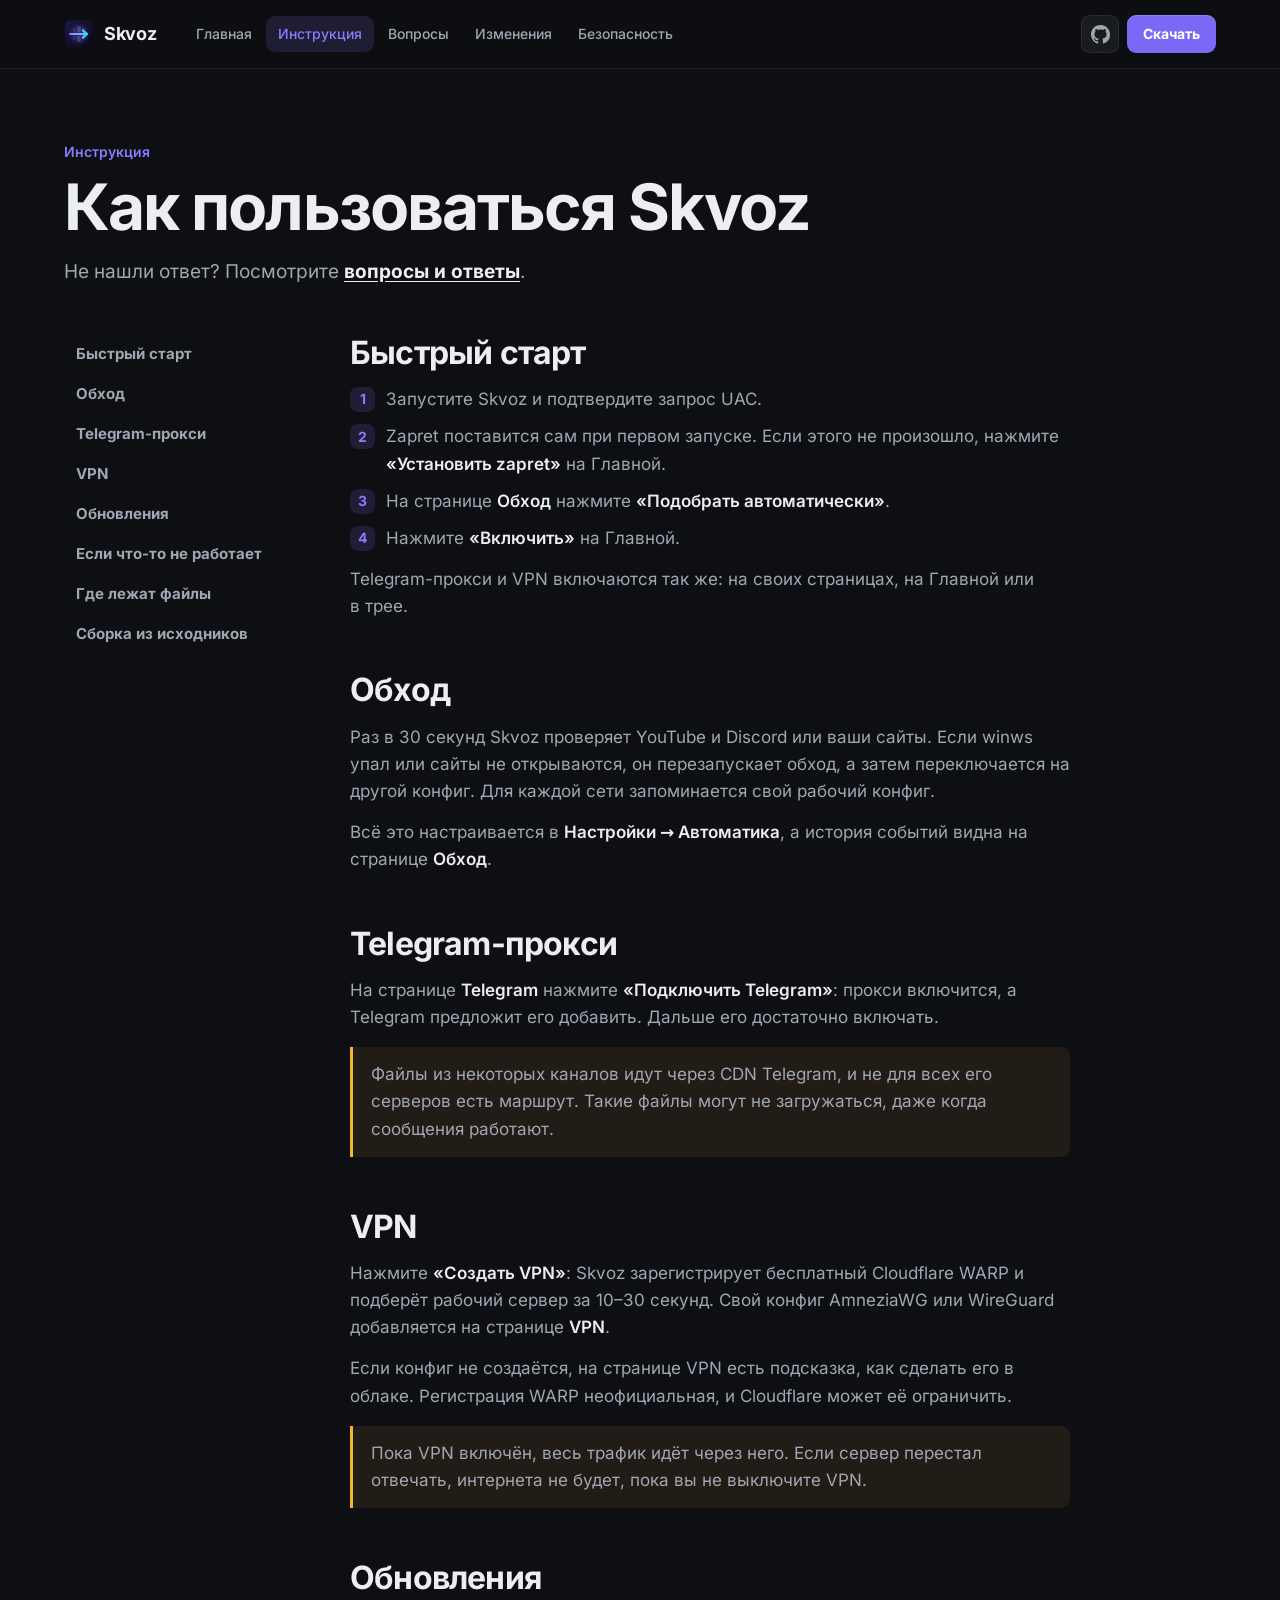
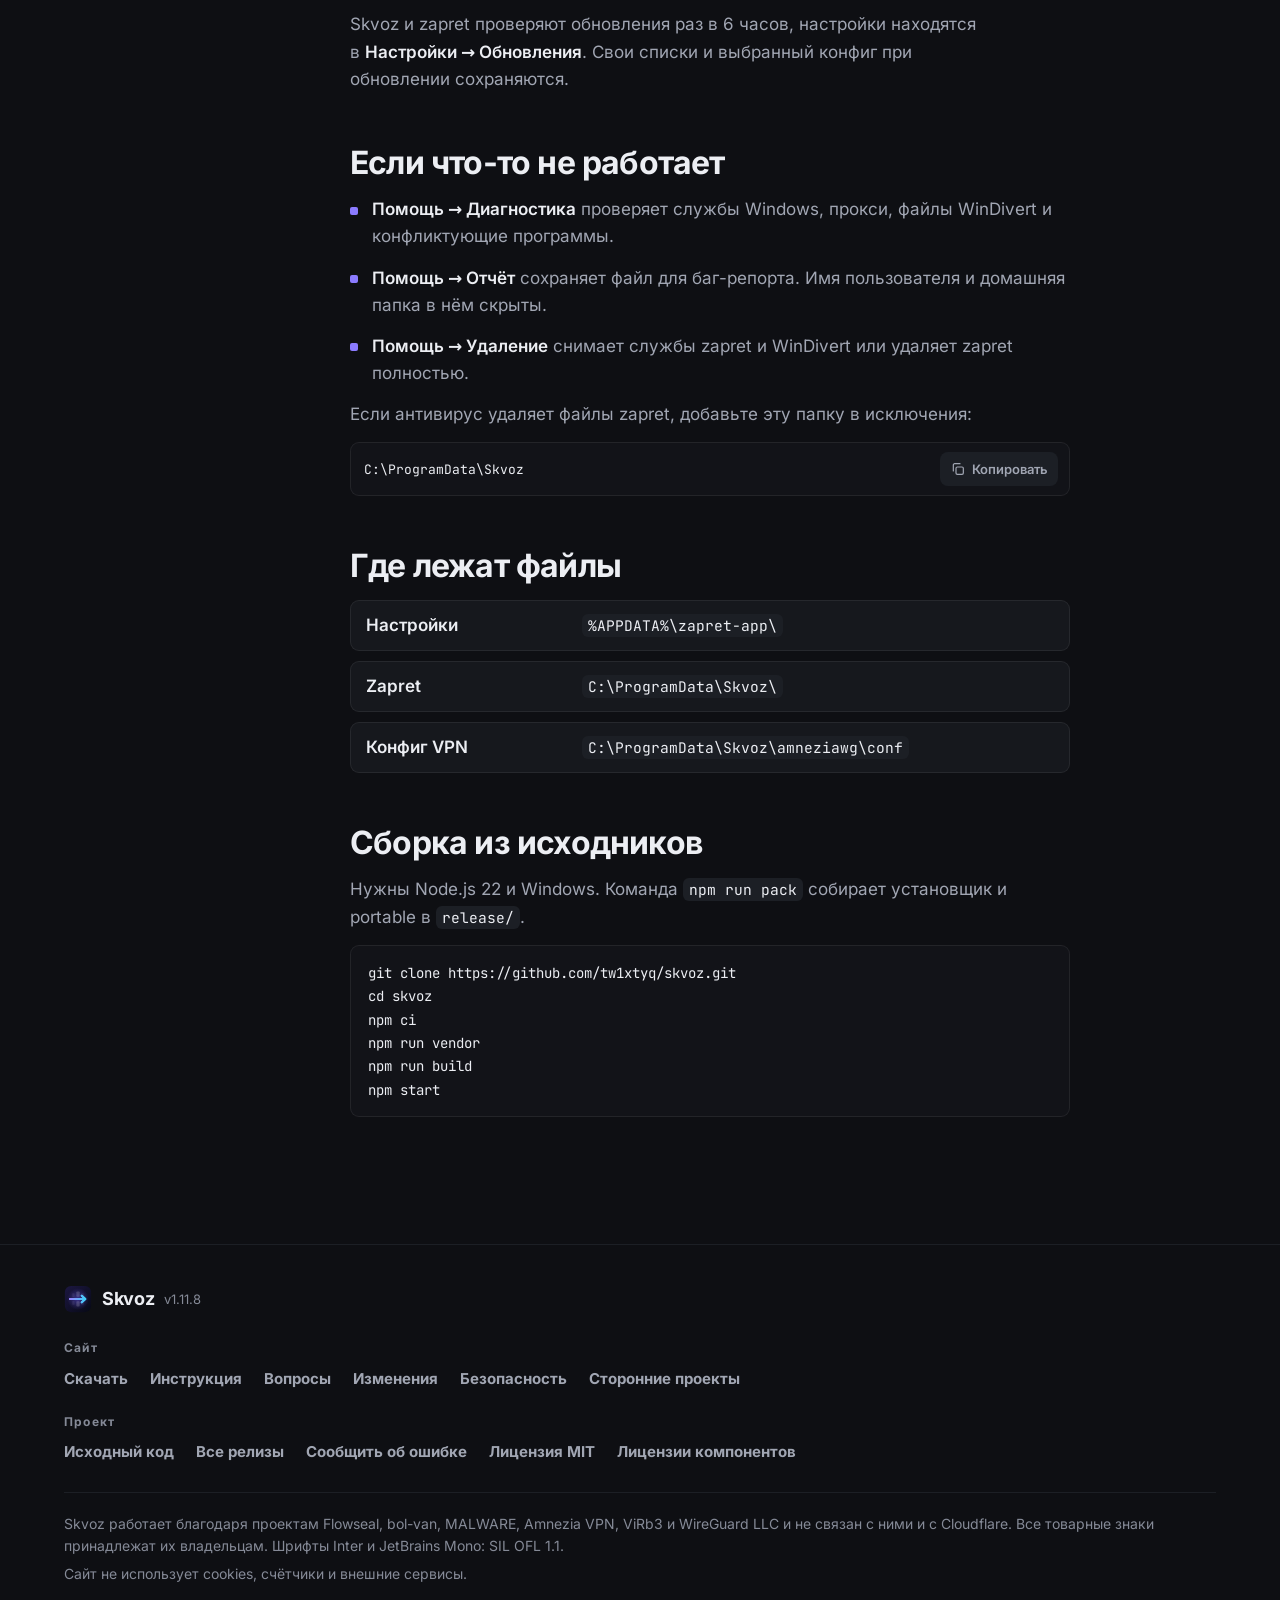
<file: guide/index.html>
<!doctype html>
<html lang="ru">
<head><meta charset="utf-8">
    <meta http-equiv="Content-Security-Policy" content="default-src &#39;none&#39;; script-src &#39;self&#39;; style-src &#39;self&#39;; img-src &#39;self&#39;; font-src &#39;self&#39;; connect-src &#39;none&#39;; manifest-src &#39;none&#39;; base-uri &#39;none&#39;; form-action &#39;none&#39;; require-trusted-types-for &#39;script&#39;; trusted-types &#39;none&#39;; upgrade-insecure-requests">
    <meta name="referrer" content="no-referrer">
    <meta name="viewport" content="width=device-width, initial-scale=1">
    <meta name="color-scheme" content="dark">
    <meta name="theme-color" content="#0e0f13">
    <title>Инструкция · Skvoz</title>
    <meta name="description" content="Как установить Skvoz, подобрать конфиг zapret, подключить Telegram-прокси и VPN, что делать при сбоях.">
    <link rel="canonical" href="https://tw1xtyq.github.io/guide/">
    <link rel="icon" href="/logo.svg" type="image/svg+xml">
    <link rel="apple-touch-icon" href="/icon-180.png">
    <meta property="og:type" content="website">
    <meta property="og:locale" content="ru_RU">
    <meta property="og:site_name" content="Skvoz">
    <meta property="og:title" content="Инструкция · Skvoz">
    <meta property="og:description" content="Как установить Skvoz, подобрать конфиг zapret, подключить Telegram-прокси и VPN, что делать при сбоях.">
    <meta property="og:url" content="https://tw1xtyq.github.io/guide/">
    <meta property="og:image" content="https://tw1xtyq.github.io/og.png">
    <meta name="twitter:card" content="summary_large_image">
    <link rel="preload" href="/assets/inter-cyrillic-wght-normal-DqGufNeO.woff2" as="font" type="font/woff2" crossorigin>
    <link rel="stylesheet" href="/assets/main-CpcuSaCh.css" integrity="sha384-wX1WjdLZVDdfAkdI1visI8pwt4gESKgcMEGSUvkiYCHSyMMjb2r3HAARXsrvYD5S">
    <script type="module" src="/assets/main-CIuJJUh0.js" integrity="sha384-33UPVuQ313bor5JcLnS4hQ8blPriEPeun53to2JofNAPHDtDMoPda+d2laqHSMqt"></script>
    </head>
<body>
  <a class="skip-link" href="#main">К содержимому</a>
  <header class="site-header" data-header>
    <div class="container site-header-row">
      <a class="brand" href="/" aria-label="Skvoz, на главную">
        <img src="/logo.svg" alt="" width="30" height="30">
        <span>Skvoz</span>
      </a>
      <nav class="site-nav" id="site-nav" aria-label="Основная навигация" data-nav>
        <a href="/">Главная</a>
        <a href="/guide/" aria-current="page">Инструкция</a><a href="/faq/">Вопросы</a><a href="/changelog/">Изменения</a><a href="/security/">Безопасность</a>
      </nav>
      <div class="site-actions">
        <a class="icon-btn" href="https://github.com/tw1xtyq/skvoz" target="_blank" rel="noopener noreferrer" aria-label="Skvoz на GitHub"><svg class="icon icon-fill" viewBox="0 0 16 16" aria-hidden="true"><path d="M8 0C3.58 0 0 3.58 0 8c0 3.54 2.29 6.53 5.47 7.59.4.07.55-.17.55-.38 0-.19-.01-.82-.01-1.49-2.01.37-2.53-.49-2.69-.94-.09-.23-.48-.94-.82-1.13-.28-.15-.68-.52-.01-.53.63-.01 1.08.58 1.23.82.72 1.21 1.87.87 2.33.66.07-.52.28-.87.51-1.07-1.78-.2-3.64-.89-3.64-3.95 0-.87.31-1.59.82-2.15-.08-.2-.36-1.02.08-2.12 0 0 .67-.21 2.2.82.64-.18 1.32-.27 2-.27s1.36.09 2 .27c1.53-1.04 2.2-.82 2.2-.82.44 1.1.16 1.92.08 2.12.51.56.82 1.27.82 2.15 0 3.07-1.87 3.75-3.65 3.95.29.25.54.73.54 1.48 0 1.07-.01 1.93-.01 2.2 0 .21.15.46.55.38A8.01 8.01 0 0 0 16 8c0-4.42-3.58-8-8-8"/></svg></a>
        <a class="btn btn-primary btn-sm header-cta" href="/download/">Скачать</a>
        <button class="nav-toggle icon-btn" type="button" aria-expanded="false" aria-controls="site-nav" aria-label="Меню" data-nav-toggle>
          <svg class="icon" viewBox="0 0 24 24" aria-hidden="true"><path d="M4 7h16M4 12h16M4 17h16"/></svg>
        </button>
      </div>
    </div>
    <div class="scroll-progress" aria-hidden="true"></div>
  </header>
  <main id="main"><div class="page-head container">
      <p class="eyebrow">Инструкция</p>
      <h1>Как пользоваться Skvoz</h1>
      <p class="lead">Не нашли ответ? Посмотрите <a href="/faq/">вопросы и ответы</a>.</p>
    </div>
    <div class="container docs">
      <nav class="toc" aria-label="Содержание" data-toc>
        <a href="#start">Быстрый старт</a><a href="#bypass">Обход</a><a href="#telegram">Telegram-прокси</a><a href="#vpn">VPN</a><a href="#updates">Обновления</a><a href="#trouble">Если что-то не работает</a><a href="#files">Где лежат файлы</a><a href="#build">Сборка из исходников</a>
      </nav>
      <div class="prose">
        <section id="start">
          <h2>Быстрый старт<a class="anchor" href="#start" aria-label="Ссылка на раздел «Быстрый старт»">#</a></h2>
          <ol class="plain-steps">
        <li>Запустите Skvoz и подтвердите запрос UAC.</li>
        <li>Zapret поставится сам при первом запуске. Если этого не произошло, нажмите <b>«Установить zapret»</b> на Главной.</li>
        <li>На странице <b>Обход</b> нажмите <b>«Подобрать автоматически»</b>.</li>
        <li>Нажмите <b>«Включить»</b> на Главной.</li>
      </ol>
      <p>Telegram-прокси и VPN включаются так же: на своих страницах, на Главной или в трее.</p>
        </section><section id="bypass">
          <h2>Обход<a class="anchor" href="#bypass" aria-label="Ссылка на раздел «Обход»">#</a></h2>
          <p>
        Раз в 30 секунд Skvoz проверяет YouTube и Discord или ваши сайты. Если winws упал или сайты не открываются, он
        перезапускает обход, а затем переключается на другой конфиг. Для каждой сети запоминается свой рабочий конфиг.
      </p>
      <p>Всё это настраивается в <b>Настройки → Автоматика</b>, а история событий видна на странице <b>Обход</b>.</p>
        </section><section id="telegram">
          <h2>Telegram-прокси<a class="anchor" href="#telegram" aria-label="Ссылка на раздел «Telegram-прокси»">#</a></h2>
          <p>
        На странице <b>Telegram</b> нажмите <b>«Подключить Telegram»</b>: прокси включится, а Telegram предложит его
        добавить. Дальше его достаточно включать.
      </p>
      <aside class="note">
        Файлы из некоторых каналов идут через CDN Telegram, и не для всех его серверов есть маршрут. Такие файлы могут
        не загружаться, даже когда сообщения работают.
      </aside>
        </section><section id="vpn">
          <h2>VPN<a class="anchor" href="#vpn" aria-label="Ссылка на раздел «VPN»">#</a></h2>
          <p>
        Нажмите <b>«Создать VPN»</b>: Skvoz зарегистрирует бесплатный Cloudflare WARP и подберёт рабочий сервер за
        10–30 секунд. Свой конфиг AmneziaWG или WireGuard добавляется на странице <b>VPN</b>.
      </p>
      <p>
        Если конфиг не создаётся, на странице VPN есть подсказка, как сделать его в облаке. Регистрация WARP
        неофициальная, и Cloudflare может её ограничить.
      </p>
      <aside class="note">
        Пока VPN включён, весь трафик идёт через него. Если сервер перестал отвечать, интернета не будет, пока вы не
        выключите VPN.
      </aside>
        </section><section id="updates">
          <h2>Обновления<a class="anchor" href="#updates" aria-label="Ссылка на раздел «Обновления»">#</a></h2>
          <p>
        Skvoz и zapret проверяют обновления раз в 6 часов, настройки находятся в <b>Настройки → Обновления</b>. Свои
        списки и выбранный конфиг при обновлении сохраняются.
      </p>
        </section><section id="trouble">
          <h2>Если что-то не работает<a class="anchor" href="#trouble" aria-label="Ссылка на раздел «Если что-то не работает»">#</a></h2>
          <ul class="ticks">
        <li><b>Помощь → Диагностика</b> проверяет службы Windows, прокси, файлы WinDivert и конфликтующие программы.</li>
        <li><b>Помощь → Отчёт</b> сохраняет файл для баг-репорта. Имя пользователя и домашняя папка в нём скрыты.</li>
        <li><b>Помощь → Удаление</b> снимает службы zapret и WinDivert или удаляет zapret полностью.</li>
      </ul>
      <p>Если антивирус удаляет файлы zapret, добавьте эту папку в исключения:</p>
      <div class="code-line">
    <code>C:\ProgramData\Skvoz</code>
    <button type="button" class="copy-btn" data-copy="C:\ProgramData\Skvoz" aria-label="Копировать путь к папке" hidden>
      <svg class="icon" viewBox="0 0 24 24" aria-hidden="true"><rect x="9" y="9" width="11" height="11" rx="2"/><path d="M5 15V6a2 2 0 0 1 2-2h8"/></svg><span data-copy-label>Копировать</span>
    </button>
  </div>
        </section><section id="files">
          <h2>Где лежат файлы<a class="anchor" href="#files" aria-label="Ссылка на раздел «Где лежат файлы»">#</a></h2>
          <dl class="paths">
      <div><dt>Настройки</dt><dd><code>%APPDATA%\zapret-app\</code></dd></div>
      <div><dt>Zapret</dt><dd><code>C:\ProgramData\Skvoz\</code></dd></div>
      <div><dt>Конфиг VPN</dt><dd><code>C:\ProgramData\Skvoz\amneziawg\conf</code></dd></div>
    </dl>
        </section><section id="build">
          <h2>Сборка из исходников<a class="anchor" href="#build" aria-label="Ссылка на раздел «Сборка из исходников»">#</a></h2>
          <p>Нужны Node.js 22 и Windows. Команда <code>npm run pack</code> собирает установщик и portable в <code>release/</code>.</p>
      <pre class="code-block"><code>git clone https://github.com/tw1xtyq/skvoz.git
cd skvoz
npm ci
npm run vendor
npm run build
npm start</code></pre>
        </section>
      </div>
    </div></main>
  <footer class="site-footer">
    <div class="container">
      <a class="brand" href="/">
        <img src="/logo.svg" alt="" width="28" height="28" loading="lazy">
        <span>Skvoz</span>
        <small>v1.11.8</small>
      </a>
      <nav aria-label="Разделы сайта">
        <h2>Сайт</h2>
        <a href="/download/">Скачать</a><a href="/guide/">Инструкция</a><a href="/faq/">Вопросы</a><a href="/changelog/">Изменения</a><a href="/security/">Безопасность</a>
        <a href="/credits/">Сторонние проекты</a>
      </nav>
      <nav aria-label="Проект на GitHub">
        <h2>Проект</h2>
        <a href="https://github.com/tw1xtyq/skvoz" target="_blank" rel="noopener noreferrer">Исходный код</a>
        <a href="https://github.com/tw1xtyq/skvoz/releases" target="_blank" rel="noopener noreferrer">Все релизы</a>
        <a href="https://github.com/tw1xtyq/skvoz/issues" target="_blank" rel="noopener noreferrer">Сообщить об ошибке</a>
        <a href="https://github.com/tw1xtyq/skvoz/blob/main/LICENSE" target="_blank" rel="noopener noreferrer">Лицензия MIT</a>
        <a href="https://github.com/tw1xtyq/skvoz/blob/main/THIRD_PARTY_NOTICES.md" target="_blank" rel="noopener noreferrer">Лицензии компонентов</a>
      </nav>
      <div class="site-footer-note">
        <p>
          Skvoz работает благодаря проектам Flowseal, bol-van, MALWARE, Amnezia VPN, ViRb3 и WireGuard LLC и не связан
          с ними и с Cloudflare. Все товарные знаки принадлежат их владельцам. Шрифты Inter и JetBrains Mono: SIL OFL 1.1.
        </p>
        <p>Сайт не использует cookies, счётчики и внешние сервисы.</p>
      </div>
    </div>
  </footer>
  <a class="to-top" href="#main" aria-label="Наверх" data-to-top><svg class="icon" viewBox="0 0 24 24" aria-hidden="true"><path d="M5 12h14M13 6l6 6-6 6"/></svg></a>
  <div class="toasts" data-toasts data-guide="/guide/" role="status"></div>
</body>
</html>
</file>
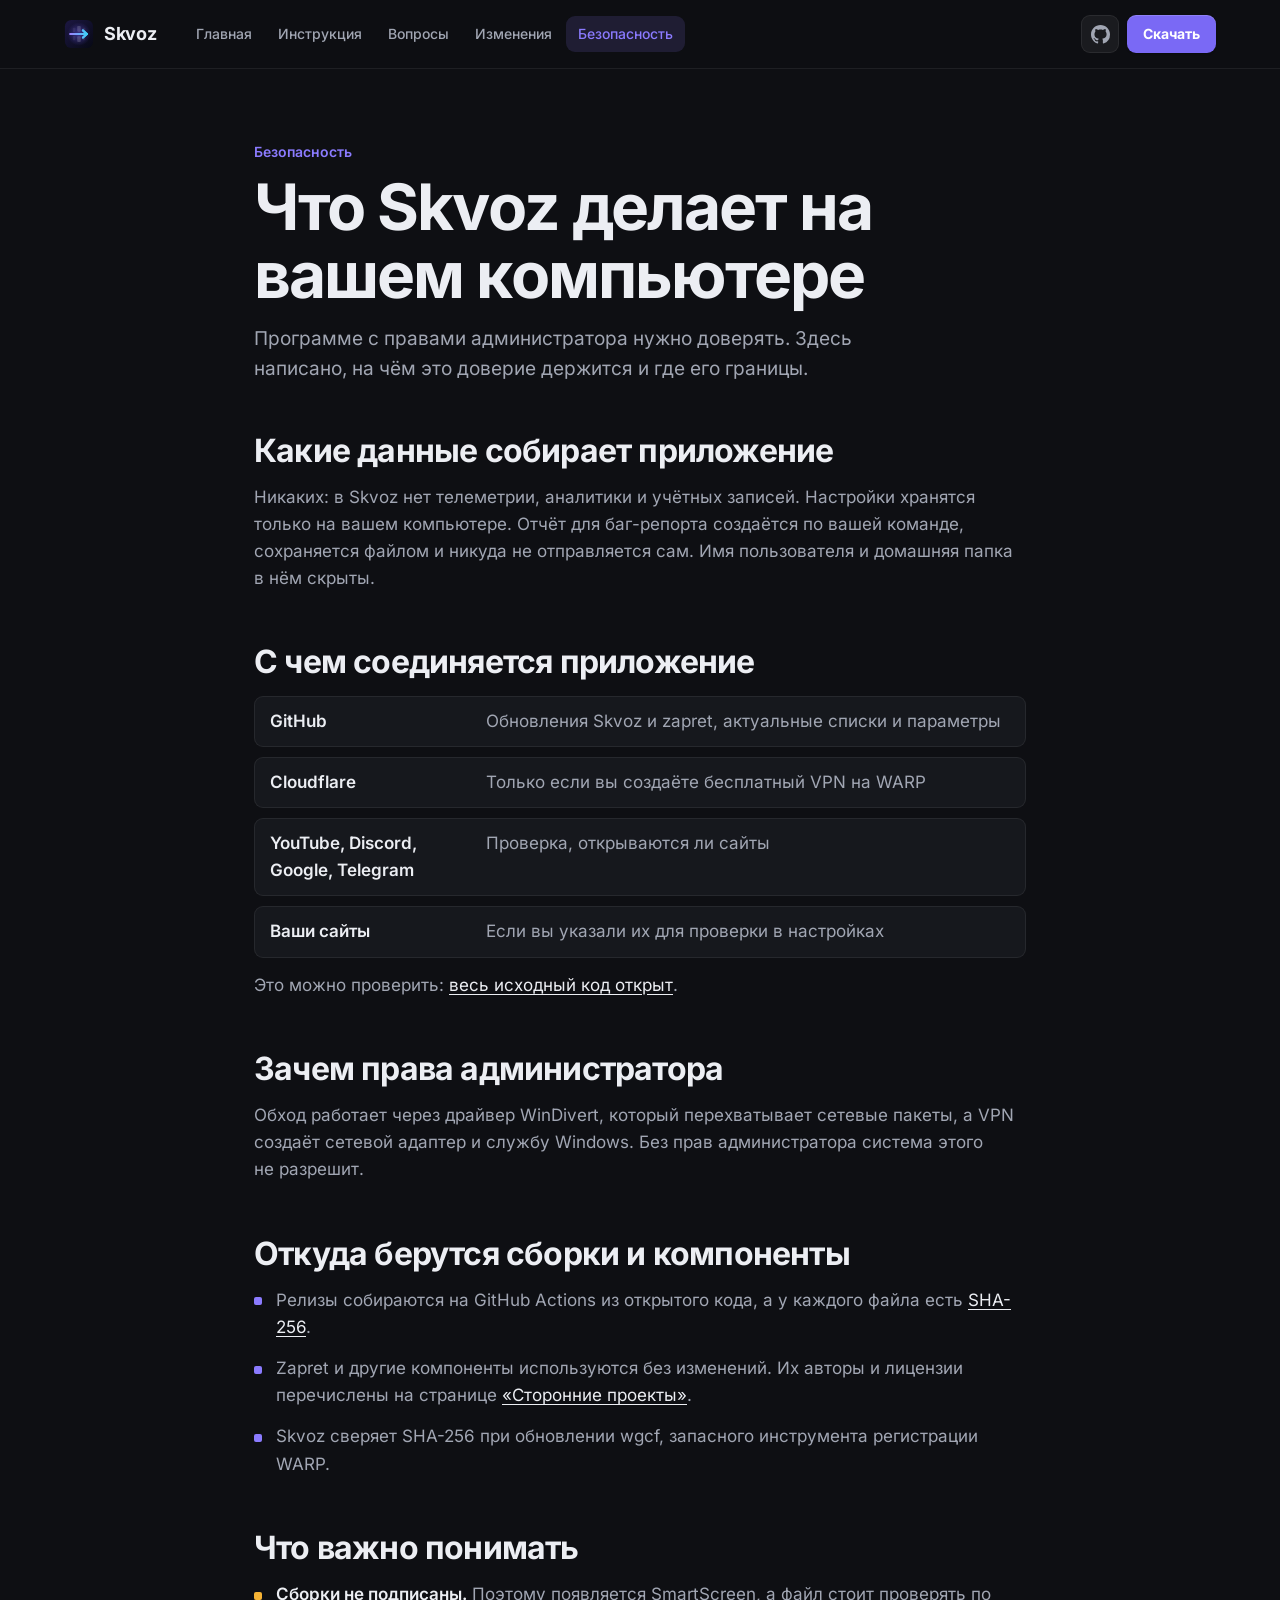
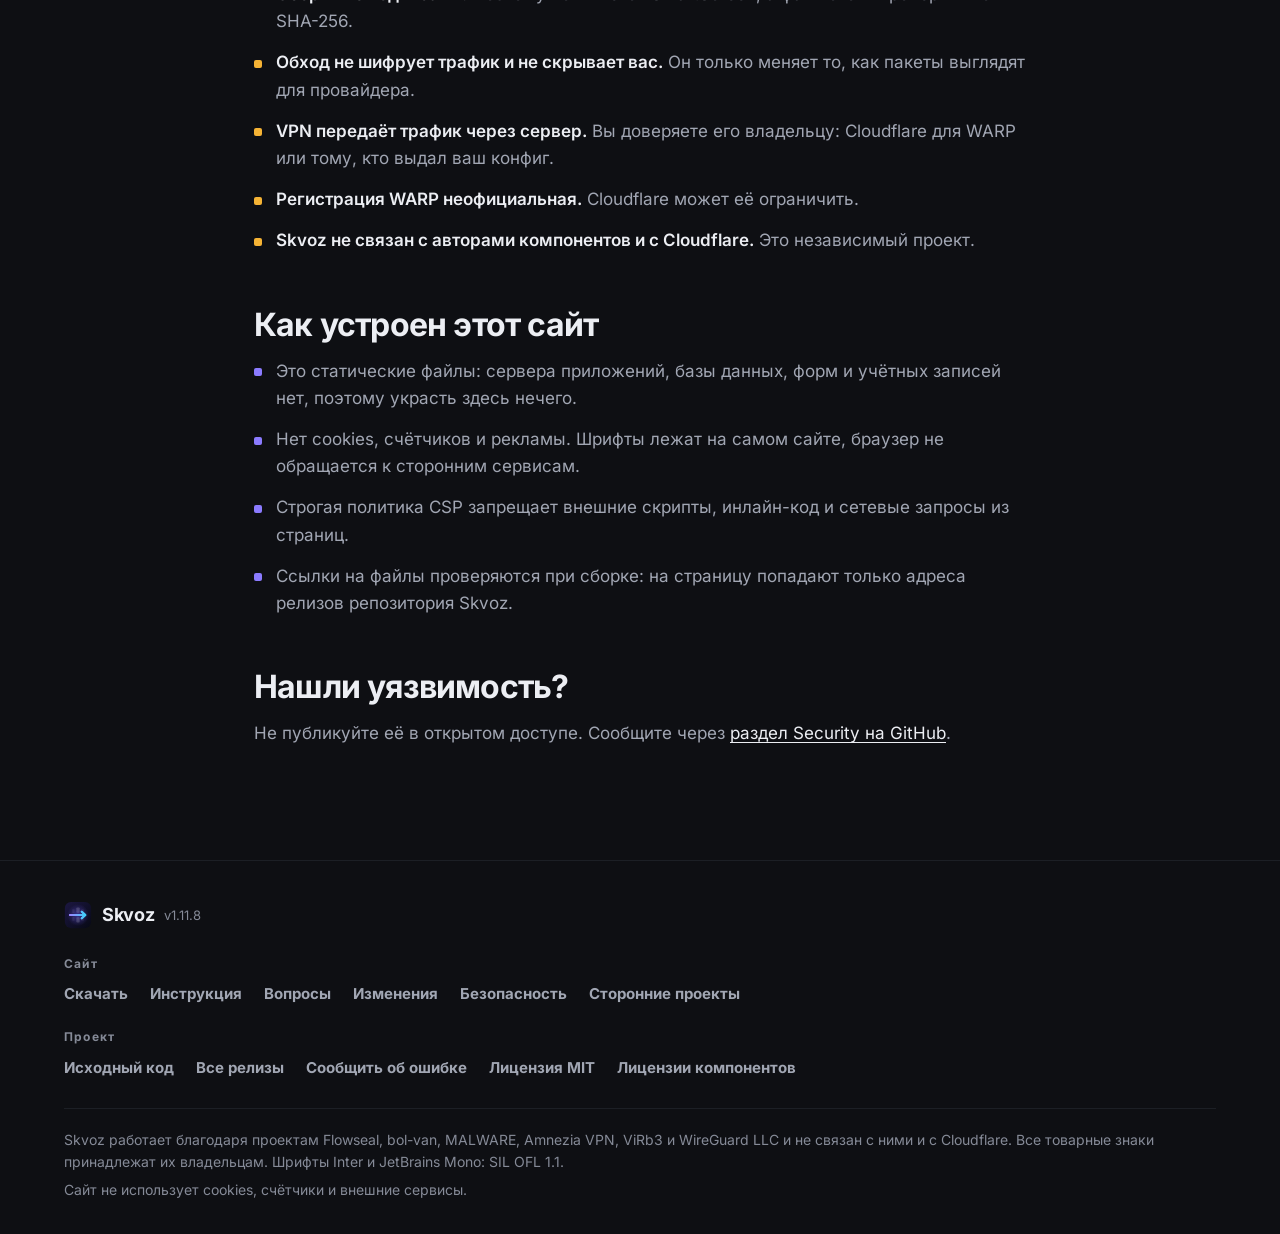
<file: security/index.html>
<!doctype html>
<html lang="ru">
<head><meta charset="utf-8">
    <meta http-equiv="Content-Security-Policy" content="default-src &#39;none&#39;; script-src &#39;self&#39;; style-src &#39;self&#39;; img-src &#39;self&#39;; font-src &#39;self&#39;; connect-src &#39;none&#39;; manifest-src &#39;none&#39;; base-uri &#39;none&#39;; form-action &#39;none&#39;; require-trusted-types-for &#39;script&#39;; trusted-types &#39;none&#39;; upgrade-insecure-requests">
    <meta name="referrer" content="no-referrer">
    <meta name="viewport" content="width=device-width, initial-scale=1">
    <meta name="color-scheme" content="dark">
    <meta name="theme-color" content="#0e0f13">
    <title>Безопасность · Skvoz</title>
    <meta name="description" content="Что делает Skvoz на компьютере, какие данные не собирает, с какими сервисами соединяется и как защищён этот сайт.">
    <link rel="canonical" href="https://tw1xtyq.github.io/security/">
    <link rel="icon" href="/logo.svg" type="image/svg+xml">
    <link rel="apple-touch-icon" href="/icon-180.png">
    <meta property="og:type" content="website">
    <meta property="og:locale" content="ru_RU">
    <meta property="og:site_name" content="Skvoz">
    <meta property="og:title" content="Безопасность · Skvoz">
    <meta property="og:description" content="Что делает Skvoz на компьютере, какие данные не собирает, с какими сервисами соединяется и как защищён этот сайт.">
    <meta property="og:url" content="https://tw1xtyq.github.io/security/">
    <meta property="og:image" content="https://tw1xtyq.github.io/og.png">
    <meta name="twitter:card" content="summary_large_image">
    <link rel="preload" href="/assets/inter-cyrillic-wght-normal-DqGufNeO.woff2" as="font" type="font/woff2" crossorigin>
    <link rel="stylesheet" href="/assets/main-CpcuSaCh.css" integrity="sha384-wX1WjdLZVDdfAkdI1visI8pwt4gESKgcMEGSUvkiYCHSyMMjb2r3HAARXsrvYD5S">
    <script type="module" src="/assets/main-CIuJJUh0.js" integrity="sha384-33UPVuQ313bor5JcLnS4hQ8blPriEPeun53to2JofNAPHDtDMoPda+d2laqHSMqt"></script>
    </head>
<body>
  <a class="skip-link" href="#main">К содержимому</a>
  <header class="site-header" data-header>
    <div class="container site-header-row">
      <a class="brand" href="/" aria-label="Skvoz, на главную">
        <img src="/logo.svg" alt="" width="30" height="30">
        <span>Skvoz</span>
      </a>
      <nav class="site-nav" id="site-nav" aria-label="Основная навигация" data-nav>
        <a href="/">Главная</a>
        <a href="/guide/">Инструкция</a><a href="/faq/">Вопросы</a><a href="/changelog/">Изменения</a><a href="/security/" aria-current="page">Безопасность</a>
      </nav>
      <div class="site-actions">
        <a class="icon-btn" href="https://github.com/tw1xtyq/skvoz" target="_blank" rel="noopener noreferrer" aria-label="Skvoz на GitHub"><svg class="icon icon-fill" viewBox="0 0 16 16" aria-hidden="true"><path d="M8 0C3.58 0 0 3.58 0 8c0 3.54 2.29 6.53 5.47 7.59.4.07.55-.17.55-.38 0-.19-.01-.82-.01-1.49-2.01.37-2.53-.49-2.69-.94-.09-.23-.48-.94-.82-1.13-.28-.15-.68-.52-.01-.53.63-.01 1.08.58 1.23.82.72 1.21 1.87.87 2.33.66.07-.52.28-.87.51-1.07-1.78-.2-3.64-.89-3.64-3.95 0-.87.31-1.59.82-2.15-.08-.2-.36-1.02.08-2.12 0 0 .67-.21 2.2.82.64-.18 1.32-.27 2-.27s1.36.09 2 .27c1.53-1.04 2.2-.82 2.2-.82.44 1.1.16 1.92.08 2.12.51.56.82 1.27.82 2.15 0 3.07-1.87 3.75-3.65 3.95.29.25.54.73.54 1.48 0 1.07-.01 1.93-.01 2.2 0 .21.15.46.55.38A8.01 8.01 0 0 0 16 8c0-4.42-3.58-8-8-8"/></svg></a>
        <a class="btn btn-primary btn-sm header-cta" href="/download/">Скачать</a>
        <button class="nav-toggle icon-btn" type="button" aria-expanded="false" aria-controls="site-nav" aria-label="Меню" data-nav-toggle>
          <svg class="icon" viewBox="0 0 24 24" aria-hidden="true"><path d="M4 7h16M4 12h16M4 17h16"/></svg>
        </button>
      </div>
    </div>
    <div class="scroll-progress" aria-hidden="true"></div>
  </header>
  <main id="main"><div class="page-head container narrow">
      <p class="eyebrow">Безопасность</p>
      <h1>Что Skvoz делает на вашем компьютере</h1>
      <p class="lead">Программе с правами администратора нужно доверять. Здесь написано, на чём это доверие держится и где его границы.</p>
    </div>
    <div class="container narrow prose">
      <section>
        <h2>Какие данные собирает приложение</h2>
        <p>
          Никаких: в Skvoz нет телеметрии, аналитики и учётных записей. Настройки хранятся только на вашем компьютере.
          Отчёт для баг-репорта создаётся по вашей команде, сохраняется файлом и никуда не отправляется сам. Имя
          пользователя и домашняя папка в нём скрыты.
        </p>
      </section>
      <section>
        <h2>С чем соединяется приложение</h2>
        <dl class="paths">
          <div><dt>GitHub</dt><dd>Обновления Skvoz и zapret, актуальные списки и параметры</dd></div><div><dt>Cloudflare</dt><dd>Только если вы создаёте бесплатный VPN на WARP</dd></div><div><dt>YouTube, Discord, Google, Telegram</dt><dd>Проверка, открываются ли сайты</dd></div><div><dt>Ваши сайты</dt><dd>Если вы указали их для проверки в настройках</dd></div>
        </dl>
        <p>Это можно проверить: <a href="https://github.com/tw1xtyq/skvoz" target="_blank" rel="noopener noreferrer">весь исходный код открыт</a>.</p>
      </section>
      <section>
        <h2>Зачем права администратора</h2>
        <p>
          Обход работает через драйвер WinDivert, который перехватывает сетевые пакеты, а VPN создаёт сетевой адаптер и
          службу Windows. Без прав администратора система этого не разрешит.
        </p>
      </section>
      <section>
        <h2>Откуда берутся сборки и компоненты</h2>
        <ul class="ticks">
          <li>Релизы собираются на GitHub Actions из открытого кода, а у каждого файла есть <a href="/download/">SHA-256</a>.</li>
          <li>Zapret и другие компоненты используются без изменений. Их авторы и лицензии перечислены на странице <a href="/credits/">«Сторонние проекты»</a>.</li>
          <li>Skvoz сверяет SHA-256 при обновлении wgcf, запасного инструмента регистрации WARP.</li>
        </ul>
      </section>
      <section>
        <h2>Что важно понимать</h2>
        <ul class="ticks ticks-warn">
          <li><b>Сборки не подписаны.</b> Поэтому появляется SmartScreen, а файл стоит проверять по SHA-256.</li>
          <li><b>Обход не шифрует трафик и не скрывает вас.</b> Он только меняет то, как пакеты выглядят для провайдера.</li>
          <li><b>VPN передаёт трафик через сервер.</b> Вы доверяете его владельцу: Cloudflare для WARP или тому, кто выдал ваш конфиг.</li>
          <li><b>Регистрация WARP неофициальная.</b> Cloudflare может её ограничить.</li>
          <li><b>Skvoz не связан с авторами компонентов и с Cloudflare.</b> Это независимый проект.</li>
        </ul>
      </section>
      <section>
        <h2>Как устроен этот сайт</h2>
        <ul class="ticks">
          <li>Это статические файлы: сервера приложений, базы данных, форм и учётных записей нет, поэтому украсть здесь нечего.</li>
          <li>Нет cookies, счётчиков и рекламы. Шрифты лежат на самом сайте, браузер не обращается к сторонним сервисам.</li>
          <li>Строгая политика CSP запрещает внешние скрипты, инлайн-код и сетевые запросы из страниц.</li>
          <li>Ссылки на файлы проверяются при сборке: на страницу попадают только адреса релизов репозитория Skvoz.</li>
        </ul>
      </section>
      <section>
        <h2>Нашли уязвимость?</h2>
        <p>Не публикуйте её в открытом доступе. Сообщите через <a href="https://github.com/tw1xtyq/skvoz/security" target="_blank" rel="noopener noreferrer">раздел Security на GitHub</a>.</p>
      </section>
    </div></main>
  <footer class="site-footer">
    <div class="container">
      <a class="brand" href="/">
        <img src="/logo.svg" alt="" width="28" height="28" loading="lazy">
        <span>Skvoz</span>
        <small>v1.11.8</small>
      </a>
      <nav aria-label="Разделы сайта">
        <h2>Сайт</h2>
        <a href="/download/">Скачать</a><a href="/guide/">Инструкция</a><a href="/faq/">Вопросы</a><a href="/changelog/">Изменения</a><a href="/security/">Безопасность</a>
        <a href="/credits/">Сторонние проекты</a>
      </nav>
      <nav aria-label="Проект на GitHub">
        <h2>Проект</h2>
        <a href="https://github.com/tw1xtyq/skvoz" target="_blank" rel="noopener noreferrer">Исходный код</a>
        <a href="https://github.com/tw1xtyq/skvoz/releases" target="_blank" rel="noopener noreferrer">Все релизы</a>
        <a href="https://github.com/tw1xtyq/skvoz/issues" target="_blank" rel="noopener noreferrer">Сообщить об ошибке</a>
        <a href="https://github.com/tw1xtyq/skvoz/blob/main/LICENSE" target="_blank" rel="noopener noreferrer">Лицензия MIT</a>
        <a href="https://github.com/tw1xtyq/skvoz/blob/main/THIRD_PARTY_NOTICES.md" target="_blank" rel="noopener noreferrer">Лицензии компонентов</a>
      </nav>
      <div class="site-footer-note">
        <p>
          Skvoz работает благодаря проектам Flowseal, bol-van, MALWARE, Amnezia VPN, ViRb3 и WireGuard LLC и не связан
          с ними и с Cloudflare. Все товарные знаки принадлежат их владельцам. Шрифты Inter и JetBrains Mono: SIL OFL 1.1.
        </p>
        <p>Сайт не использует cookies, счётчики и внешние сервисы.</p>
      </div>
    </div>
  </footer>
  <a class="to-top" href="#main" aria-label="Наверх" data-to-top><svg class="icon" viewBox="0 0 24 24" aria-hidden="true"><path d="M5 12h14M13 6l6 6-6 6"/></svg></a>
  <div class="toasts" data-toasts data-guide="/guide/" role="status"></div>
</body>
</html>
</file>
<file: assets/main-CpcuSaCh.css>
@font-face{font-family:Inter Variable;font-style:normal;font-display:swap;font-weight:100 900;src:url(/assets/inter-cyrillic-ext-wght-normal-BOeWTOD4.woff2)format("woff2-variations");unicode-range:U+460-52F,U+1C80-1C8A,U+20B4,U+2DE0-2DFF,U+A640-A69F,U+FE2E-FE2F}@font-face{font-family:Inter Variable;font-style:normal;font-display:swap;font-weight:100 900;src:url(/assets/inter-cyrillic-wght-normal-DqGufNeO.woff2)format("woff2-variations");unicode-range:U+301,U+400-45F,U+490-491,U+4B0-4B1,U+2116}@font-face{font-family:Inter Variable;font-style:normal;font-display:swap;font-weight:100 900;src:url(/assets/inter-greek-ext-wght-normal-DlzME5K_.woff2)format("woff2-variations");unicode-range:U+1F??}@font-face{font-family:Inter Variable;font-style:normal;font-display:swap;font-weight:100 900;src:url(/assets/inter-greek-wght-normal-CkhJZR-_.woff2)format("woff2-variations");unicode-range:U+370-377,U+37A-37F,U+384-38A,U+38C,U+38E-3A1,U+3A3-3FF}@font-face{font-family:Inter Variable;font-style:normal;font-display:swap;font-weight:100 900;src:url(/assets/inter-vietnamese-wght-normal-CBcvBZtf.woff2)format("woff2-variations");unicode-range:U+102-103,U+110-111,U+128-129,U+168-169,U+1A0-1A1,U+1AF-1B0,U+300-301,U+303-304,U+308-309,U+323,U+329,U+1EA0-1EF9,U+20AB}@font-face{font-family:Inter Variable;font-style:normal;font-display:swap;font-weight:100 900;src:url(/assets/inter-latin-ext-wght-normal-DO1Apj_S.woff2)format("woff2-variations");unicode-range:U+100-2BA,U+2BD-2C5,U+2C7-2CC,U+2CE-2D7,U+2DD-2FF,U+304,U+308,U+329,U+1D00-1DBF,U+1E00-1E9F,U+1EF2-1EFF,U+2020,U+20A0-20AB,U+20AD-20C0,U+2113,U+2C60-2C7F,U+A720-A7FF}@font-face{font-family:Inter Variable;font-style:normal;font-display:swap;font-weight:100 900;src:url(/assets/inter-latin-wght-normal-Dx4kXJAl.woff2)format("woff2-variations");unicode-range:U+??,U+131,U+152-153,U+2BB-2BC,U+2C6,U+2DA,U+2DC,U+304,U+308,U+329,U+2000-206F,U+20AC,U+2122,U+2191,U+2193,U+2212,U+2215,U+FEFF,U+FFFD}@font-face{font-family:JetBrains Mono Variable;font-style:normal;font-display:swap;font-weight:100 800;src:url(/assets/jetbrains-mono-cyrillic-ext-wght-normal-EocZY2iu.woff2)format("woff2-variations");unicode-range:U+460-52F,U+1C80-1C8A,U+20B4,U+2DE0-2DFF,U+A640-A69F,U+FE2E-FE2F}@font-face{font-family:JetBrains Mono Variable;font-style:normal;font-display:swap;font-weight:100 800;src:url(/assets/jetbrains-mono-cyrillic-wght-normal-D73BlboJ.woff2)format("woff2-variations");unicode-range:U+301,U+400-45F,U+490-491,U+4B0-4B1,U+2116}@font-face{font-family:JetBrains Mono Variable;font-style:normal;font-display:swap;font-weight:100 800;src:url(/assets/jetbrains-mono-greek-wght-normal-Bw9x6K1M.woff2)format("woff2-variations");unicode-range:U+370-377,U+37A-37F,U+384-38A,U+38C,U+38E-3A1,U+3A3-3FF}@font-face{font-family:JetBrains Mono Variable;font-style:normal;font-display:swap;font-weight:100 800;src:url(/assets/jetbrains-mono-vietnamese-wght-normal-Bt-aOZkq.woff2)format("woff2-variations");unicode-range:U+102-103,U+110-111,U+128-129,U+168-169,U+1A0-1A1,U+1AF-1B0,U+300-301,U+303-304,U+308-309,U+323,U+329,U+1EA0-1EF9,U+20AB}@font-face{font-family:JetBrains Mono Variable;font-style:normal;font-display:swap;font-weight:100 800;src:url(/assets/jetbrains-mono-latin-ext-wght-normal-DBQx-q_a.woff2)format("woff2-variations");unicode-range:U+100-2BA,U+2BD-2C5,U+2C7-2CC,U+2CE-2D7,U+2DD-2FF,U+304,U+308,U+329,U+1D00-1DBF,U+1E00-1E9F,U+1EF2-1EFF,U+2020,U+20A0-20AB,U+20AD-20C0,U+2113,U+2C60-2C7F,U+A720-A7FF}@font-face{font-family:JetBrains Mono Variable;font-style:normal;font-display:swap;font-weight:100 800;src:url(/assets/jetbrains-mono-latin-wght-normal-B9CIFXIH.woff2)format("woff2-variations");unicode-range:U+??,U+131,U+152-153,U+2BB-2BC,U+2C6,U+2DA,U+2DC,U+304,U+308,U+329,U+2000-206F,U+20AC,U+2122,U+2191,U+2193,U+2212,U+2215,U+FEFF,U+FFFD}:root{--lightningcss-light: ;--lightningcss-dark:initial;color-scheme:dark;--bg:#0e0f13;--surface:#121318;--surface-2:#16181d;--surface-3:#1c1f25;--border:#ffffff12;--border-hover:#ffffff24;--text:#eceef3;--text-2:#a1a6b3;--text-3:#858a97;--accent:#8b7bff;--accent-soft:#8b7bff24;--btn-bg:#7a69f5;--ok:#3ccf6e;--warn:#f5b335;--danger:#ff5c52;--beam-a:#8f7dff;--beam-b:#3cc8f2;--focus:#8b7bff;--sans:"Inter Variable", "Segoe UI Variable Display", "Segoe UI", system-ui, sans-serif;--mono:"JetBrains Mono Variable", "Cascadia Code", Consolas, monospace;--r-sm:9px;--r-md:12px;--r-lg:14px;--r-xl:18px;--ease:cubic-bezier(.22, 1, .36, 1);--header-h:68px}*,:before,:after{box-sizing:border-box}[hidden]{display:none!important}html{background:var(--bg);scroll-behavior:smooth;scroll-padding-top:calc(var(--header-h) + 24px);-webkit-text-size-adjust:100%}body{color:var(--text);background:var(--bg);font-family:var(--sans);-webkit-font-smoothing:antialiased;margin:0;font-size:17px;font-weight:400;line-height:1.6;overflow-x:clip}h1,h2,h3,p,ul,ol,dl,dd,figure{margin:0;padding:0}ul,ol{list-style:none}h1,h2,h3{letter-spacing:-.025em;text-wrap:balance;font-weight:700;line-height:1.1}h2{font-size:clamp(30px,4.4vw,48px)}h3{letter-spacing:-.01em;font-size:21px;line-height:1.25}p{text-wrap:pretty}a{color:inherit}img,svg{display:block}code,pre{font-family:var(--mono);font-size:.86em}button,input{font:inherit;color:inherit}:focus-visible{outline:2px solid var(--focus);outline-offset:3px;border-radius:4px}::selection{color:#fff;background:var(--btn-bg)}.icon{fill:none;stroke:currentColor;stroke-width:1.8px;stroke-linecap:round;stroke-linejoin:round;flex:none;width:24px;height:24px}.icon-fill{fill:currentColor;stroke:none}.sr-only{clip-path:inset(50%);white-space:nowrap;width:1px;height:1px;position:absolute;overflow:hidden}.container{width:100%;max-width:1200px;margin-inline:auto;padding-inline:24px}.container.narrow{max-width:820px}.muted{color:var(--text-3)}.skip-link{z-index:100;color:#fff;background:var(--btn-bg);border-radius:var(--r-sm);padding:10px 16px;font-weight:600;position:fixed;top:12px;left:12px;transform:translateY(-200%)}.skip-link:focus{transform:none}.btn{border-radius:var(--r-md);text-align:center;cursor:pointer;min-height:48px;transition:background .25s var(--ease), box-shadow .25s var(--ease), transform .2s var(--ease);border:0;justify-content:center;align-items:center;gap:12px;padding:0 22px;font-size:15px;font-weight:700;line-height:1.2;text-decoration:none;display:inline-flex;position:relative}.btn:active{transform:scale(.97)}.btn .icon{stroke-width:2px;width:19px;height:19px}.btn-primary{color:#fff;background:var(--btn-bg);box-shadow:inset 0 1px #ffffff29,0 1px 2px #0000004d}.btn-primary:hover{transform:translateY(-1px);box-shadow:inset 0 1px #fff3,0 6px 20px #7a69f566}.btn-secondary{color:var(--text);box-shadow:inset 0 0 0 1px var(--border);background:#ffffff0e}.btn-secondary:hover{box-shadow:inset 0 0 0 1px var(--border-hover);background:#ffffff17}.btn:focus-visible{outline:2px solid var(--focus);outline-offset:3px}.link-arrow{align-items:center;gap:8px;font-weight:600;text-decoration:none;display:inline-flex}.link-arrow .icon{width:20px;height:20px;transition:transform .25s var(--ease)}.link-arrow:hover .icon{transform:translate(4px)}.badge{color:var(--accent);background:var(--accent-soft);border-radius:999px;padding:2px 10px;font-size:12px;font-weight:600;line-height:1.6;display:inline-block}.eyebrow{color:var(--accent);margin-bottom:10px;font-size:14px;font-weight:600}.card{background:var(--surface-2);border-radius:var(--r-xl);box-shadow:inset 0 0 0 1px var(--border)}.site-header{z-index:50;border-bottom:1px solid var(--border);-webkit-backdrop-filter:blur(20px)saturate(1.3);backdrop-filter:blur(20px)saturate(1.3);background:#0e0f13d1;position:sticky;top:0}.site-header-row{min-height:var(--header-h);align-items:center;gap:28px;display:flex}.brand{letter-spacing:-.02em;align-items:center;gap:10px;font-size:18px;font-weight:700;text-decoration:none;display:inline-flex}.brand small{color:var(--text-3);letter-spacing:0;font-size:13px;font-weight:400}.site-nav{align-items:center;gap:2px;margin-right:auto;display:flex}.site-nav a{color:var(--text-2);border-radius:var(--r-sm);transition:color .2s var(--ease), background .2s var(--ease);align-items:center;padding:7px 12px;font-size:14px;font-weight:500;text-decoration:none;display:inline-flex}.site-nav a:hover{color:var(--text);background:var(--surface-3)}.site-nav a[aria-current=page]{color:var(--accent);background:var(--accent-soft)}.site-actions{align-items:center;gap:8px;display:flex}.icon-btn{width:38px;height:38px;color:var(--text-2);border:1px solid var(--border);border-radius:var(--r-sm);cursor:pointer;transition:color .2s var(--ease), border-color .2s var(--ease);background:#ffffff0e;place-items:center;display:grid}.icon-btn:hover{color:var(--text);border-color:var(--border-hover)}.icon-btn .icon{width:19px;height:19px}.btn-sm{border-radius:var(--r-sm);min-height:38px;padding:0 16px;font-size:14px}.nav-toggle{display:none}.hero{position:relative;overflow:hidden}.ambient{pointer-events:none;position:absolute;inset:0;overflow:hidden;-webkit-mask-image:linear-gradient(#000 55%,#0000);mask-image:linear-gradient(#000 55%,#0000)}.orb{filter:blur(48px);border-radius:50%;animation:18s ease-in-out infinite orb-float;position:absolute}.orb-a{background:radial-gradient(circle,#6f5cff42,#0000 70%);width:720px;height:720px;top:-160px;right:-60px}.orb-b{background:radial-gradient(circle,#3cc8f21f,#0000 70%);width:520px;height:520px;animation-delay:-7s;bottom:-160px;left:-120px}.grid-bg{background-image:linear-gradient(#ffffff06 1px,#0000 1px),linear-gradient(90deg,#ffffff06 1px,#0000 1px);background-size:48px 48px;position:absolute;inset:0;-webkit-mask-image:radial-gradient(80% 75% at 55% 35%,#000,#0000);mask-image:radial-gradient(80% 75% at 55% 35%,#000,#0000)}@keyframes orb-float{50%{transform:translate(-24px,20px)scale(1.05)}}.hero-grid{z-index:1;grid-template-columns:minmax(0,.92fr) minmax(0,1.08fr);align-items:center;gap:clamp(32px,5vw,64px);padding-block:clamp(48px,7vw,96px);display:grid;position:relative}.hero-copy{flex-direction:column;align-items:flex-start;display:flex}.hero h1{letter-spacing:-.035em;margin-top:20px;font-size:clamp(38px,4.8vw,58px);line-height:1.08}.hero-lead{color:var(--text-2);margin-top:18px;font-size:18px;line-height:1.55}.hero-cta{flex-wrap:wrap;gap:10px;margin-top:28px;display:flex}.hero-meta{color:var(--text-3);margin-top:12px;font-size:14px}.os-note{color:var(--warn);border-radius:var(--r-sm);background:#f5b3351a;margin-top:14px;padding:10px 14px;font-size:14px;font-weight:500}.status-chip{min-height:32px;color:var(--text);border:1px solid var(--border);white-space:nowrap;background:#ffffff09;border-radius:999px;align-items:center;gap:8px;padding:5px 12px;font-size:13px;font-weight:500;text-decoration:none;display:inline-flex}.status-chip>.dot{background:var(--ok);width:7px;height:7px;box-shadow:0 0 8px #3ccf6e80}.status-chip>.icon{width:14px;height:14px;color:var(--text-3);transition:transform .25s var(--ease)}a.status-chip:hover{border-color:var(--border-hover)}a.status-chip:hover>.icon{transform:translate(3px)}.perks{flex-wrap:wrap;gap:8px;margin-top:24px;display:flex}.hero-visual{min-width:0;position:relative}.beam{background:linear-gradient(90deg, var(--beam-a), var(--beam-b) 40%, transparent 70%);width:100vw;height:10px;transition:opacity .5s var(--ease);border-radius:999px;margin-top:-5px;position:absolute;top:50%;left:50%;overflow:hidden}.beam i{background:linear-gradient(90deg,#0000,#ffffffb3,#0000);width:14%;animation:3.6s linear infinite beam-run;position:absolute;inset:0 auto 0 0}.hero-visual[data-live=false] .beam{opacity:.12}.hero-visual[data-live=false] .beam i{animation-play-state:paused}@keyframes beam-run{0%{transform:translate(-100%)}to{transform:translate(500%)}}.app-window{border-radius:var(--r-xl);box-shadow:0 0 0 1px var(--border-hover), 0 30px 80px #0000008c;background:#0e0f13;position:relative;overflow:hidden}.app-titlebar{height:38px;color:var(--text-2);border-bottom:1px solid #ffffff12;align-items:center;gap:8px;padding-inline:14px;font-size:13px;font-weight:600;display:flex}.app-titlebar em{color:var(--text-3);letter-spacing:.04em;margin-left:auto;font-size:12px;font-style:normal}.app-body{display:flex}.app-side{border-right:1px solid #ffffff12;flex-direction:column;gap:6px;padding:12px 10px;display:flex}.app-side span{width:40px;height:40px;color:var(--text-3);border-radius:var(--r-sm);place-items:center;display:grid}.app-side span.is-active{color:#fff;background:#8b7bff2e}.app-side .icon{width:20px;height:20px}.app-main{flex:1;min-width:0;padding:20px}.app-head strong{font-size:22px;font-weight:700;line-height:1.2;display:block}.app-head span{color:var(--text-3);font-size:14px}.app-cards{grid-template-columns:repeat(3,1fr);gap:12px;margin-top:16px;display:grid}.app-card{border-radius:var(--r-md);transition:box-shadow .3s var(--ease);background:#16181d;flex-direction:column;padding:14px;display:flex;box-shadow:inset 0 0 0 1px #ffffff12}.app-card[data-on=true]{box-shadow:inset 0 0 0 1px #3ccf6e4d}.app-card-top{color:var(--text-2);justify-content:space-between;align-items:center;margin-bottom:10px;display:flex}.app-card-top .icon{width:34px;height:34px;color:var(--accent);border:1px solid var(--border);background:#ffffff0a;border-radius:10px;padding:7px}.app-card strong{font-size:16px;font-weight:700;line-height:1.25}.app-card small{color:var(--text-3);font-size:13px;line-height:1.35}.app-card-state{color:var(--text-2);margin-top:auto;padding-top:8px;font-size:14px;font-weight:700}.dot{background:var(--text-3);width:9px;height:9px;transition:background .3s var(--ease), box-shadow .3s var(--ease);border-radius:50%;flex:none;display:block}[data-on=true]>.dot,[data-on=true]>.app-card-top>.dot{background:var(--ok);box-shadow:0 0 10px #3ccf6e80}.app-btn{border-radius:var(--r-sm);cursor:pointer;min-height:38px;transition:background .2s var(--ease);background:#ffffff12;border:0;margin-top:12px;font-size:14px;font-weight:600}.app-btn:hover{background:#ffffff21}.app-access{border-radius:var(--r-md);background:#16181d;margin-top:12px;padding:14px;box-shadow:inset 0 0 0 1px #ffffff12}.app-access>strong{font-size:15px;font-weight:700}.app-access-grid{grid-template-columns:repeat(3,1fr);gap:12px;margin-top:8px;display:grid}.app-access-item{grid-template-columns:auto 1fr;align-items:center;column-gap:8px;font-size:14px;display:grid}.app-access-item b{font-weight:600}.app-access-item span{color:var(--text-3);grid-column:2;font-size:13px;line-height:1.3}.app-access-item[data-on=false]>.dot{background:var(--danger)}.section{padding-top:clamp(80px,11vw,136px)}.section-tight{padding-top:clamp(48px,6vw,72px)}.section-head{margin-bottom:44px}.section-more{color:var(--text-2);margin-top:28px}.features{grid-template-columns:repeat(4,minmax(0,1fr));gap:12px;display:grid}.feature{transition:border-color .3s var(--ease), background .3s var(--ease);padding:20px}.tile{width:44px;height:44px;color:var(--accent);border:1px solid var(--border);background:#ffffff0a;border-radius:13px;place-items:center;margin-bottom:16px;display:grid}.feature h3{margin-bottom:6px;font-size:17px}.feature p{color:var(--text-2);font-size:15px;line-height:1.5}.compare{overflow:hidden}.compare table{border-collapse:collapse;text-align:left;width:100%;font-size:15px;line-height:1.45}.compare th,.compare td{vertical-align:top;border-top:1px solid var(--border);padding:16px 20px}.compare thead th,.compare thead td{border-top:0}.compare thead th{font-size:16px;font-weight:600}.compare tbody th{width:22%;color:var(--text-3);font-weight:500}.compare tbody td{color:var(--text-2)}.compare tbody tr{transition:background .25s var(--ease)}.compare tbody tr:hover{background:#ffffff05}.split{grid-template-columns:1fr 1fr;align-items:center;gap:clamp(32px,6vw,72px);display:grid}.ticks{color:var(--text-2);gap:14px;display:grid}.split .ticks{margin-top:28px}.ticks li{padding-left:22px;position:relative}.ticks li:before{content:"";background:var(--accent);border-radius:2px;width:8px;height:8px;position:absolute;top:.62em;left:0}.ticks-warn li:before{background:var(--warn)}.ticks b{color:var(--text);font-weight:600}.log{background:var(--surface);border-radius:var(--r-lg);box-shadow:inset 0 0 0 1px var(--border);font-family:var(--mono);font-size:13.5px;line-height:1.5;overflow:hidden}.log figcaption{color:var(--text-2);border-bottom:1px solid var(--border);justify-content:space-between;padding:14px 20px;display:flex}.log em{color:var(--text-3);font-style:normal}.log ol{gap:10px;padding:18px 20px;display:grid}.log li{grid-template-columns:auto 1fr;gap:14px;display:grid}.log time{color:var(--text-3)}.log [data-level=ok] span{color:var(--ok)}.log [data-level=warn] span{color:var(--warn)}.log [data-level=info] span{color:var(--beam-b)}.trust{grid-template-columns:1fr 1.25fr;gap:clamp(32px,5vw,64px);padding:clamp(28px,5vw,56px);display:grid}.trust-head h2{margin-bottom:22px;font-size:clamp(26px,3.4vw,36px)}.trust-grid{gap:26px;display:grid}.trust-grid>div{grid-template-columns:auto 1fr;column-gap:16px;display:grid}.trust-grid h3{font-size:19px}.trust-grid p{color:var(--text-2);grid-column:2;margin-top:4px}.finale{text-align:center;border-top:1px solid var(--border);margin-top:clamp(80px,11vw,136px);padding-block:clamp(64px,9vw,112px)}.finale h2{font-size:clamp(38px,6vw,68px)}.finale p{color:var(--text-2);margin-top:14px;font-size:19px}.faq-list{gap:10px;display:grid}.faq-item{background:var(--surface-2);border-radius:var(--r-lg);box-shadow:inset 0 0 0 1px var(--border);transition:box-shadow .2s var(--ease)}.faq-item:hover,.faq-item[open]{box-shadow:inset 0 0 0 1px var(--border-hover)}.faq-item summary{cursor:pointer;padding:18px 56px 18px 22px;font-size:18px;font-weight:600;line-height:1.35;list-style:none;position:relative}.faq-item summary::-webkit-details-marker{display:none}.faq-item summary:after{content:"";border-right:2.5px solid var(--text-2);border-bottom:2.5px solid var(--text-2);width:11px;height:11px;transition:transform .2s var(--ease), margin .2s var(--ease);margin-top:-8px;position:absolute;top:50%;right:22px;transform:rotate(45deg)}.faq-item[open] summary:after{margin-top:-3px;transform:rotate(225deg)}.faq-item summary:focus-visible{border-radius:var(--r-lg);outline-offset:-2px}.faq-item p{color:var(--text-2);padding:0 22px 20px}.faq-group{margin-bottom:40px}.faq-group h2{margin-bottom:16px;font-size:24px}.faq-empty{color:var(--text-2);text-align:center;padding:28px 0}.search{color:var(--text-3);background:var(--surface-2);border-radius:var(--r-md);box-shadow:inset 0 0 0 1px var(--border);align-items:center;gap:12px;margin-top:28px;padding:0 18px;display:flex}.search:focus-within{box-shadow:inset 0 0 0 1px var(--accent)}.search input{width:100%;min-height:54px;color:var(--text);background:0 0;border:0;outline:0;font-weight:700}.search kbd{color:var(--text-3);background:var(--surface-3);font-family:var(--mono);border-radius:6px;padding:1px 8px;font-size:13px}.search:focus-within kbd{display:none}.search input::placeholder{color:var(--text-3)}.page-head{padding-top:clamp(40px,6vw,72px);padding-bottom:clamp(32px,4vw,48px)}.page-head h1{letter-spacing:-.03em;font-size:clamp(38px,6vw,64px);line-height:1.05}.lead{max-width:640px;color:var(--text-2);margin-top:16px;font-size:19px}.assets{grid-template-columns:repeat(2,1fr);gap:16px;display:grid}.asset{flex-direction:column;min-width:0;padding:32px;display:flex}.asset-primary{box-shadow:inset 0 0 0 1px var(--accent), 0 0 40px #8b7bff1a}.asset-head{flex-wrap:wrap;align-items:center;gap:12px;display:flex}.asset-head h2{font-size:30px}.asset>p{color:var(--text-2);margin-top:10px}.asset .btn{margin-top:24px}.asset .asset-name{color:var(--text-3);font-family:var(--mono);overflow-wrap:anywhere;margin-top:12px;font-size:13px}.asset-hash{margin-top:auto;padding-top:20px}.asset-hash>span{color:var(--text-3);margin-bottom:6px;font-size:13px;font-weight:600;display:block}.code-line{background:var(--surface);border-radius:var(--r-sm);box-shadow:inset 0 0 0 1px var(--border);align-items:center;gap:12px;padding:10px 12px 10px 14px;display:flex}.code-line code{overflow-wrap:anywhere;flex:1;min-width:0;font-size:13px;line-height:1.5}.copy-btn{min-height:34px;color:var(--text-2);background:var(--surface-3);cursor:pointer;transition:color .2s var(--ease);border:0;border-radius:8px;flex:none;align-items:center;gap:6px;padding:0 10px;font-size:13px;font-weight:600;display:inline-flex}.copy-btn:hover{color:var(--text)}.copy-btn .icon{width:16px;height:16px}.info-grid{grid-template-columns:repeat(2,1fr);gap:16px;margin-top:16px;display:grid}.info{min-width:0;padding:28px 32px}.info h2{margin-bottom:14px;font-size:23px}.info>p{color:var(--text-2)}.info .code-line{margin-block:14px}.info-wide{grid-column:1/-1}.plain-steps{color:var(--text-2);counter-reset:step;gap:10px;margin-top:14px;display:grid}.plain-steps li{counter-increment:step;padding-left:36px;position:relative}.plain-steps li:before{width:25px;height:25px;color:var(--accent);content:counter(step);background:var(--accent-soft);border-radius:8px;place-items:center;font-size:14px;font-weight:700;display:grid;position:absolute;top:1px;left:0}.plain-steps b{color:var(--text);font-weight:600}.docs{grid-template-columns:230px minmax(0,1fr);align-items:start;gap:56px;display:grid}.toc{top:calc(var(--header-h) + 24px);gap:2px;display:grid;position:sticky}.toc a{color:var(--text-2);border-radius:var(--r-sm);transition:color .2s var(--ease), background .2s var(--ease);padding:7px 12px;font-size:15px;font-weight:700;text-decoration:none}.toc a:hover,.toc a[aria-current]{color:var(--text);background:var(--surface-3)}.prose{max-width:720px;color:var(--text-2)}.prose section+section{margin-top:52px}.prose h2{color:var(--text);margin-bottom:16px;font-size:clamp(26px,3.2vw,32px)}.anchor{color:var(--text-3);opacity:0;transition:opacity .2s var(--ease), color .2s var(--ease);margin-left:10px;font-weight:400;text-decoration:none}.prose h2:hover .anchor,.anchor:focus-visible{opacity:1}.anchor:hover{color:var(--accent)}.prose h3{color:var(--text);margin-top:26px;margin-bottom:10px;font-size:19px}.prose p+p,.prose p+ul,.prose ul+p,.prose ol+p,.prose dl+p,.prose .code-line,.prose .code-block{margin-top:14px}.prose a{color:var(--text);text-underline-offset:3px}.prose b,.prose strong{color:var(--text);font-weight:600}.prose :not(pre)>code{color:var(--text);background:var(--surface-3);overflow-wrap:anywhere;border-radius:6px;padding:2px 6px}.prose .code-line code{background:0 0;padding:0}.lead a,.section-more a:not(.link-arrow),.release-body>a{color:var(--text);text-underline-offset:3px;font-weight:700}.note{color:var(--text-2);border-left:3px solid var(--warn);border-radius:0 var(--r-sm) var(--r-sm) 0;background:#f5b33514;margin-top:16px;padding:14px 18px}.code-block{color:var(--text);background:var(--surface);border-radius:var(--r-sm);box-shadow:inset 0 0 0 1px var(--border);padding:16px 18px;line-height:1.6;overflow-x:auto}.code-block code{font-size:14px}.paths{gap:10px;display:grid}.paths>div{background:var(--surface-2);border-radius:var(--r-sm);box-shadow:inset 0 0 0 1px var(--border);grid-template-columns:200px 1fr;gap:16px;padding:12px 16px;display:grid}.paths dt{color:var(--text);font-weight:600}.release{border-top:1px solid var(--border)}.release>summary{cursor:pointer;flex-wrap:wrap;align-items:center;gap:12px;padding:22px 36px 22px 0;list-style:none;display:flex;position:relative}.release>summary::-webkit-details-marker{display:none}.release>summary:after{content:"";border-right:2px solid var(--text-3);border-bottom:2px solid var(--text-3);width:11px;height:11px;transition:transform .3s var(--ease), margin .3s var(--ease);margin-top:-8px;position:absolute;top:50%;right:6px;transform:rotate(45deg)}.release[open]>summary:after{margin-top:-3px;transform:rotate(225deg)}.release>summary:hover h2{color:var(--accent)}.release-body{padding-bottom:32px}.release h2{transition:color .2s var(--ease);font-size:26px}.release time{color:var(--text-3);font-weight:700}.release-notes ul{gap:8px;display:grid}.release-notes li{padding-left:18px;position:relative}.release-notes li:before{content:"";background:var(--text-3);border-radius:2px;width:6px;height:6px;position:absolute;top:.68em;left:0}.release-body>a{margin-top:20px;display:inline-block}.not-found{text-align:center;flex-direction:column;justify-content:center;align-items:center;min-height:56vh;display:flex}.steps{grid-template-columns:repeat(3,minmax(0,1fr));gap:12px;display:grid}.step{padding:20px}.step-num{width:44px;height:44px;color:var(--accent);background:var(--accent-soft);border-radius:13px;place-items:center;margin-bottom:16px;font-size:18px;font-weight:600;display:grid}.step h3{letter-spacing:0;margin-bottom:8px;font-size:18px;font-weight:600}.step p{color:var(--text-2)}.site-footer{border-top:1px solid var(--surface-3);margin-top:clamp(64px,9vw,112px);padding-block:40px 32px}main:has(.finale)+.site-footer{margin-top:0}.site-footer nav{flex-wrap:wrap;gap:2px 22px;margin-top:20px;display:flex}.site-footer h2{color:var(--text-3);letter-spacing:.1em;flex-basis:100%;margin-bottom:6px;font-size:12px;font-weight:700}.site-footer nav a{color:var(--text-2);padding-block:4px;font-size:15px;font-weight:700;text-decoration:none}.site-footer nav a:hover{color:var(--text)}.site-footer-note{color:var(--text-3);border-top:1px solid var(--surface-3);gap:6px;margin-top:24px;padding-top:20px;font-size:14px;display:grid}@media (max-width:960px){.nav-toggle{display:grid}.site-header-row{justify-content:space-between}.site-nav{opacity:0;transform-origin:100% 0;visibility:hidden;transition:opacity .22s var(--ease), transform .3s var(--ease), visibility .3s;background:var(--surface-2);border-radius:var(--r-lg);box-shadow:inset 0 0 0 1px var(--border), 0 20px 50px #000000b3;flex-direction:column;gap:2px;margin:0;padding:10px;display:flex;position:absolute;top:calc(100% + 8px);left:16px;right:16px;transform:translateY(-8px)scale(.98)}.site-nav.is-open{opacity:1;visibility:visible;transform:none}.site-nav a{min-height:44px;font-size:16px}.split,.trust,.docs,.hero-grid{grid-template-columns:minmax(0,1fr)}.beam{display:none}.features{grid-template-columns:repeat(2,minmax(0,1fr))}.steps{grid-template-columns:minmax(0,1fr)}.toc{grid-template-columns:repeat(2,minmax(0,1fr));position:static}.docs{gap:32px}}@media (max-width:720px){body{font-size:16px}.container{padding-inline:16px}.hero-cta{flex-direction:column;align-self:stretch}.hero-cta .btn{width:100%}.app-side{display:none}.app-main{padding:14px}.app-cards{grid-template-columns:minmax(0,1fr);gap:8px}.app-card{grid-template-columns:minmax(0,1fr) auto;align-items:center;column-gap:12px;display:grid}.app-card-top{display:none}.app-card small{grid-column:1}.app-card-state{display:none}.app-card strong{grid-column:1}.app-btn{grid-area:1/2/3;margin-top:0;padding-inline:14px}.app-card[data-on=true]{box-shadow:inset 3px 0 0 var(--ok), inset 0 0 0 1px #3ccf6e4d}.compare thead{display:none}.compare table,.compare tbody,.compare tr,.compare th,.compare td{width:auto;display:block}.compare tbody tr{border-top:1px solid var(--border);padding:14px 18px}.compare tbody tr:first-child{border-top:0}.compare tbody th,.compare tbody td{border:0;padding:3px 0}.compare tbody th{width:auto;color:var(--text);margin-bottom:4px;font-weight:600}.compare tbody td:before{color:var(--accent);content:attr(data-label);font-size:13px;font-weight:500;display:block}.search kbd{display:none}.assets,.info-grid{grid-template-columns:minmax(0,1fr)}.asset,.info{padding:24px}.card{border-radius:var(--r-lg)}.paths>div{grid-template-columns:minmax(0,1fr);gap:2px}.code-line{flex-wrap:wrap}.code-line code{flex-basis:100%}}@media (max-width:480px){.features,.toc{grid-template-columns:minmax(0,1fr)}.app-access-grid{gap:8px}.app-access{padding:12px}.app-access-item{column-gap:6px;font-size:13px}.app-access-item span{font-size:11.5px}}@media (prefers-reduced-motion:reduce){html{scroll-behavior:auto}*,:before,:after{transition:none!important;animation:none!important}.js .reveal:not(.is-in){opacity:1!important;transform:none!important}}.credits{gap:10px;margin-top:18px;padding:0;list-style:none;display:grid}.credit{background:var(--surface-2);border-radius:var(--r-sm);box-shadow:inset 0 0 0 1px var(--border);padding:16px 18px}.credit:before{content:none}.credit-head{flex-wrap:wrap;justify-content:space-between;align-items:baseline;gap:6px 12px;display:flex}.credit-head a{color:var(--text);transition:color .2s var(--ease);font-size:17px;text-decoration:none}.credit-head a:hover{color:var(--accent)}.credit-license{color:var(--text-2);white-space:nowrap;background:var(--surface-3);border-radius:999px;padding:2px 10px;font-size:13px}.prose .credit p{margin:0}.prose .credit .credit-author{color:var(--text-3);margin:4px 0 6px;font-size:14px}.built-on{flex-wrap:wrap;justify-content:flex-start;gap:10px;padding:0;list-style:none;display:flex}.built-on a{color:var(--text);background:var(--surface-2);box-shadow:inset 0 0 0 1px var(--border);transition:box-shadow .2s var(--ease), color .2s var(--ease);border-radius:999px;align-items:baseline;gap:8px;padding:10px 16px;text-decoration:none;display:inline-flex}.built-on a:hover{color:var(--accent);box-shadow:inset 0 0 0 1px var(--accent)}.built-on span{color:var(--text-3);font-size:13px}:root{--ease-out:cubic-bezier(.16, 1, .3, 1);--spring:cubic-bezier(.34, 1.42, .44, 1);interpolate-size:allow-keywords}@media (prefers-reduced-motion:no-preference){@view-transition{navigation:auto}}.site-header{view-transition-name:site-header}.site-nav a[aria-current=page]{view-transition-name:nav-pill}::view-transition-group(nav-pill){animation-duration:.42s;animation-timing-function:var(--ease-out)}::view-transition-old(root){animation:.18s ease-in both page-out}::view-transition-new(root){animation:page-in .46s var(--ease-out) both}@keyframes page-out{to{opacity:0}}@keyframes page-in{0%{opacity:0;transform:translateY(14px)}}@keyframes rise{0%{opacity:0;transform:translateY(22px)}}@keyframes rise-blur{0%{opacity:0;filter:blur(10px);transform:translateY(26px)}}@keyframes window-in{0%{opacity:0;transform:translateY(36px)scale(.965)}}@keyframes beam-in{0%{clip-path:inset(0 100% 0 0)}to{clip-path:inset(0)}}.hero-copy>*{animation:rise .9s var(--ease-out) backwards}.hero-copy>h1{animation-name:rise-blur;animation-delay:60ms}.hero-copy>:nth-child(3){animation-delay:.16s}.hero-copy>:nth-child(4){animation-delay:.24s}.hero-copy>:nth-child(n+5){animation-delay:.32s}.hero-visual{animation:window-in 1.1s var(--ease-out) .18s backwards}.beam{animation:beam-in 1.2s var(--ease-out) .8s backwards}.page-head>*{animation:rise .7s var(--ease-out) backwards}.page-head>:nth-child(2){animation-delay:50ms}.page-head>:nth-child(n+3){animation-delay:.1s}.reveal:not(.stagger){transition:opacity .9s var(--ease-out), transform .9s var(--ease-out)}.js .reveal:not(.stagger):not(.is-in){opacity:0;transform:translateY(24px)}.js .stagger:not(.is-in)>*{opacity:0}.stagger.is-in>*{animation:rise .85s var(--ease-out) backwards;animation-delay:calc(var(--n,0) * 65ms)}.stagger>:nth-child(2){--n:1}.stagger>:nth-child(3){--n:2}.stagger>:nth-child(4){--n:3}.stagger>:nth-child(5){--n:2}.stagger>:nth-child(6){--n:3}.stagger>:nth-child(7){--n:4}.stagger>:nth-child(8){--n:5}.js .log:not(.is-in) li{opacity:0}.log.is-in li{animation:log-line .5s var(--ease-out) backwards}.log.is-in li:nth-child(2){animation-delay:.45s}.log.is-in li:nth-child(3){animation-delay:.9s}.log.is-in li:nth-child(4){animation-delay:1.35s}.log.is-in li:nth-child(5){animation-delay:1.85s}.log.is-in li:nth-child(6){animation-delay:2.4s}@keyframes log-line{0%{opacity:0;transform:translate(-10px)}}[data-spot-group]>*{position:relative}[data-spot-group]>:before,[data-spot-group]>:after{content:"";border-radius:inherit;opacity:0;pointer-events:none;transition:opacity .4s var(--ease-out);position:absolute;inset:0}[data-spot-group]>:before{background:radial-gradient(320px circle at var(--mx,50%) var(--my,50%), #8b7bff1c, transparent 70%)}[data-spot-group]>:after{background:radial-gradient(280px circle at var(--mx,50%) var(--my,50%), #a596ffd9, transparent 72%);padding:1px;-webkit-mask:linear-gradient(#000 0 0) content-box,linear-gradient(#000 0 0);-webkit-mask-composite:xor,source-over;mask:linear-gradient(#000 0 0) content-box exclude,linear-gradient(#000 0 0)}[data-spot-group]:hover>:after,[data-spot-group]>:hover:before{opacity:1}.feature:hover{background:var(--surface-2);box-shadow:inset 0 0 0 1px var(--border)}.tile,.step-num{transition:transform .45s var(--spring), background .3s var(--ease-out), border-color .3s var(--ease-out)}.feature:hover .tile,.step:hover .step-num{background:var(--accent-soft);border-color:#8b7bff59;transform:translateY(-2px)scale(1.07)}.btn-primary{overflow:hidden}.btn-primary:after{content:"";pointer-events:none;background:linear-gradient(105deg,#0000 35%,#ffffff47 50%,#0000 65%);position:absolute;inset:0;transform:translate(-110%)}.btn-primary:hover:after{transition:transform .8s var(--ease-out);transform:translate(110%)}.btn:hover .icon{animation:nudge .7s var(--spring)}@keyframes nudge{40%{transform:translateY(3px)}}.app-window{transform-style:preserve-3d;will-change:transform}.app-card{transition:box-shadow .45s var(--ease-out), background .45s var(--ease-out)}.app-card[data-on=true]{background:linear-gradient(#3ccf6e0d,#0000 55%),#16181d}.app-btn:active{transform:scale(.96)}.app-btn{transition:background .2s var(--ease-out), transform .15s var(--ease-out)}.dot{position:relative}[data-on=true]>.app-card-top>.dot:after{content:"";background:var(--ok);animation:ping 2.6s var(--ease-out) infinite;border-radius:50%;position:absolute;inset:0}@keyframes ping{to{opacity:0;transform:scale(3.2)}}.app-access-item[data-on=wait]>.dot{background:var(--warn);animation:.8s ease-in-out infinite alternate wait}@keyframes wait{to{opacity:.35}}.app-access-item span{transition:color .3s var(--ease-out)}.app-access-item[data-on=false] span{color:var(--danger)}.scroll-progress{background:linear-gradient(90deg, var(--beam-a), var(--beam-b));transform-origin:0;height:2px;position:absolute;bottom:-1px;left:0;right:0;transform:scaleX(0)}@supports (animation-timeline:scroll()){.scroll-progress{animation:linear both progress;animation-timeline:scroll(root)}.ambient{animation:linear both drift;animation-timeline:scroll(root);animation-range:0 700px}}@keyframes progress{to{transform:scaleX(1)}}@keyframes drift{to{opacity:.4;transform:translateY(140px)}}@supports selector(::details-content){details.faq-item::details-content{opacity:0;block-size:0;transition:block-size .42s var(--ease-out), opacity .3s ease, content-visibility .42s allow-discrete;overflow:clip}details.release::details-content{opacity:0;block-size:0;transition:block-size .42s var(--ease-out), opacity .3s ease, content-visibility .42s allow-discrete;overflow:clip}details.faq-item[open]::details-content{opacity:1;block-size:auto}details.release[open]::details-content{opacity:1;block-size:auto}}.toasts{z-index:60;width:min(380px,100vw - 32px);position:fixed;bottom:20px;right:20px}.toast{color:var(--text-2);background:var(--surface-3);border-radius:var(--r-lg);box-shadow:inset 0 0 0 1px var(--border-hover), 0 20px 50px #0000008c;animation:toast-in .55s var(--spring) backwards;padding:16px 44px 16px 18px;font-size:15px;line-height:1.45;position:relative}.toast.is-leaving{opacity:0;transition:opacity .25s,transform .25s;transform:translateY(12px)}.toast strong{color:var(--text);margin-bottom:4px;font-weight:600;display:block}.toast a{color:var(--accent);text-underline-offset:3px;font-weight:500}.toast button{width:30px;height:30px;color:var(--text-3);cursor:pointer;background:0 0;border:0;border-radius:8px;place-items:center;font-size:20px;line-height:1;display:grid;position:absolute;top:8px;right:8px}.toast button:hover{color:var(--text);background:#ffffff0f}@keyframes toast-in{0%{opacity:0;transform:translateY(24px)scale(.96)}}.to-top{z-index:40;width:44px;height:44px;color:var(--text);background:var(--surface-3);border-radius:var(--r-md);box-shadow:inset 0 0 0 1px var(--border-hover), 0 10px 30px #00000073;opacity:0;visibility:hidden;transition:opacity .3s var(--ease-out), transform .3s var(--ease-out), visibility .3s;place-items:center;display:grid;position:fixed;bottom:20px;right:20px;transform:translateY(12px)}.to-top.is-shown{opacity:1;visibility:visible;transform:none}.to-top .icon{width:20px;height:20px;transform:rotate(-90deg)}.copy-btn[data-state=done]{color:var(--ok)}@media (prefers-reduced-motion:reduce){.js .stagger:not(.is-in)>*,.js .log:not(.is-in) li{opacity:1}.app-window{will-change:auto}}
</file>
